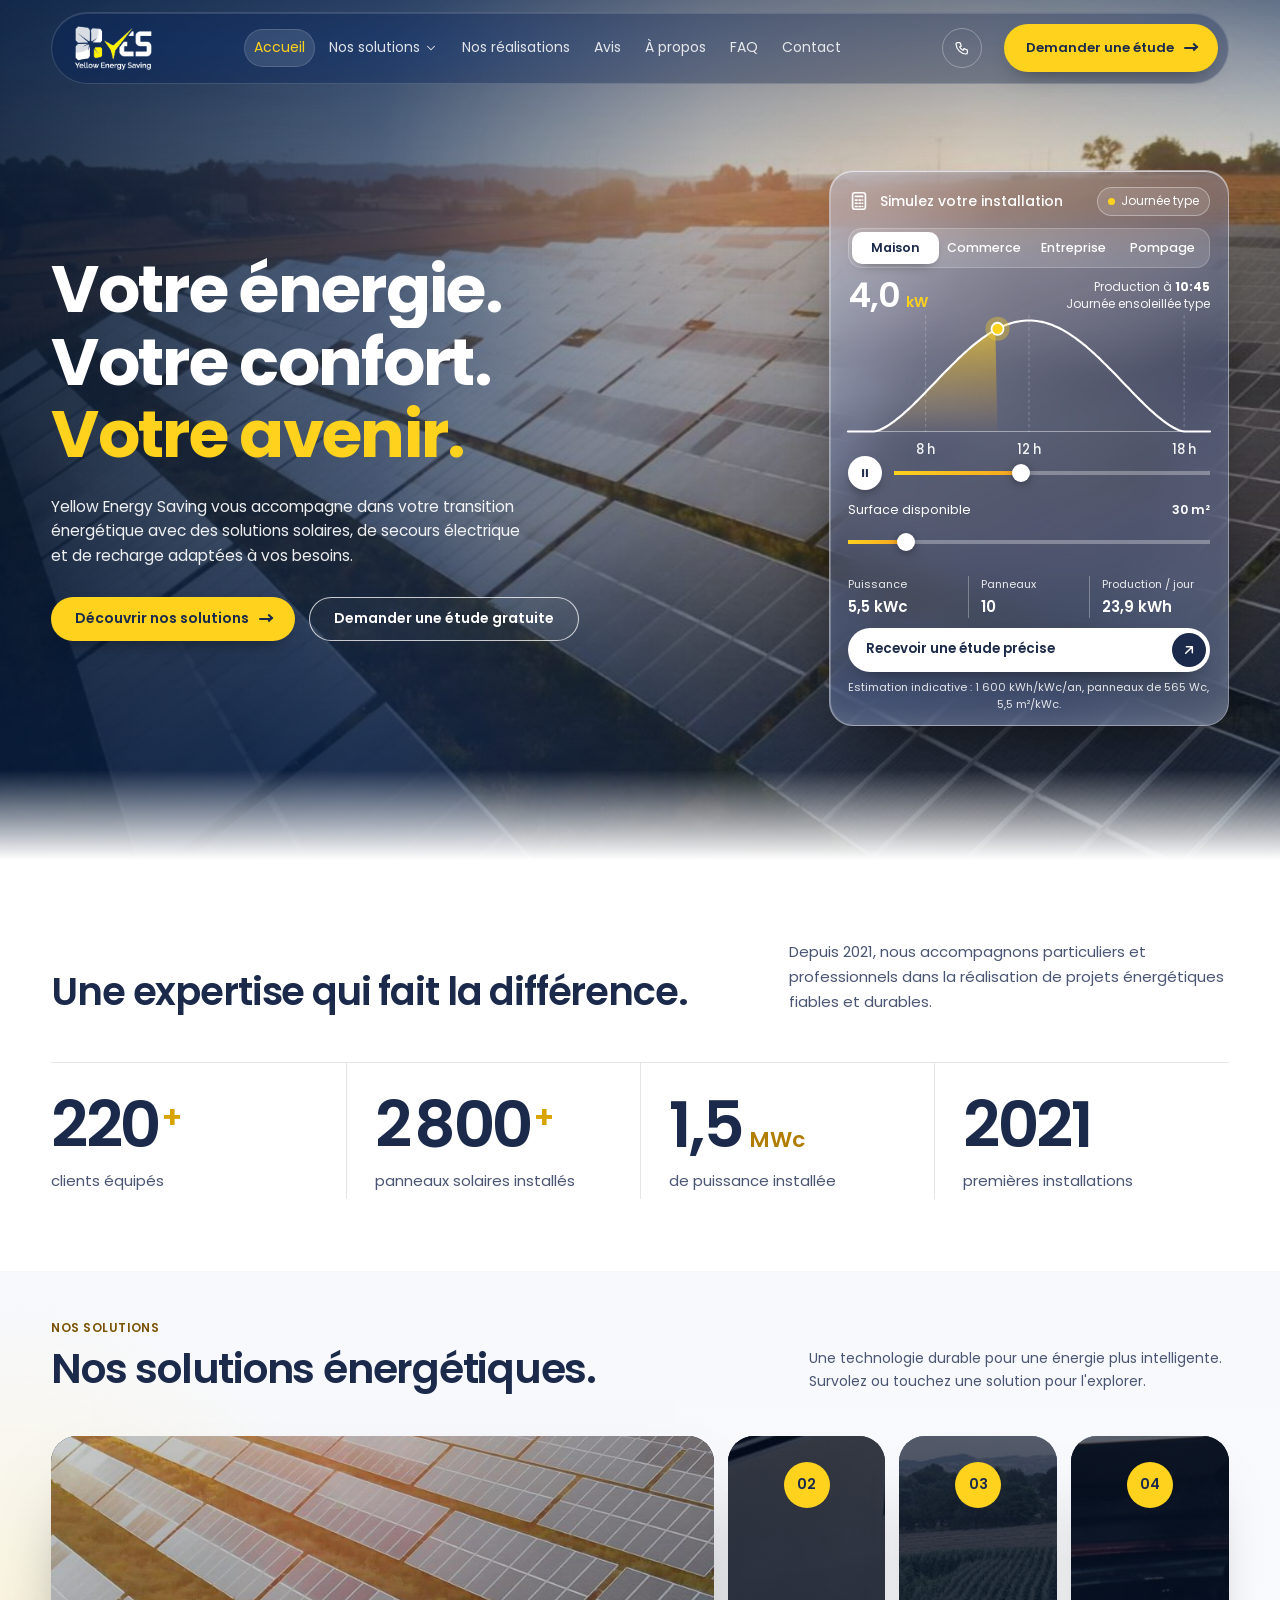
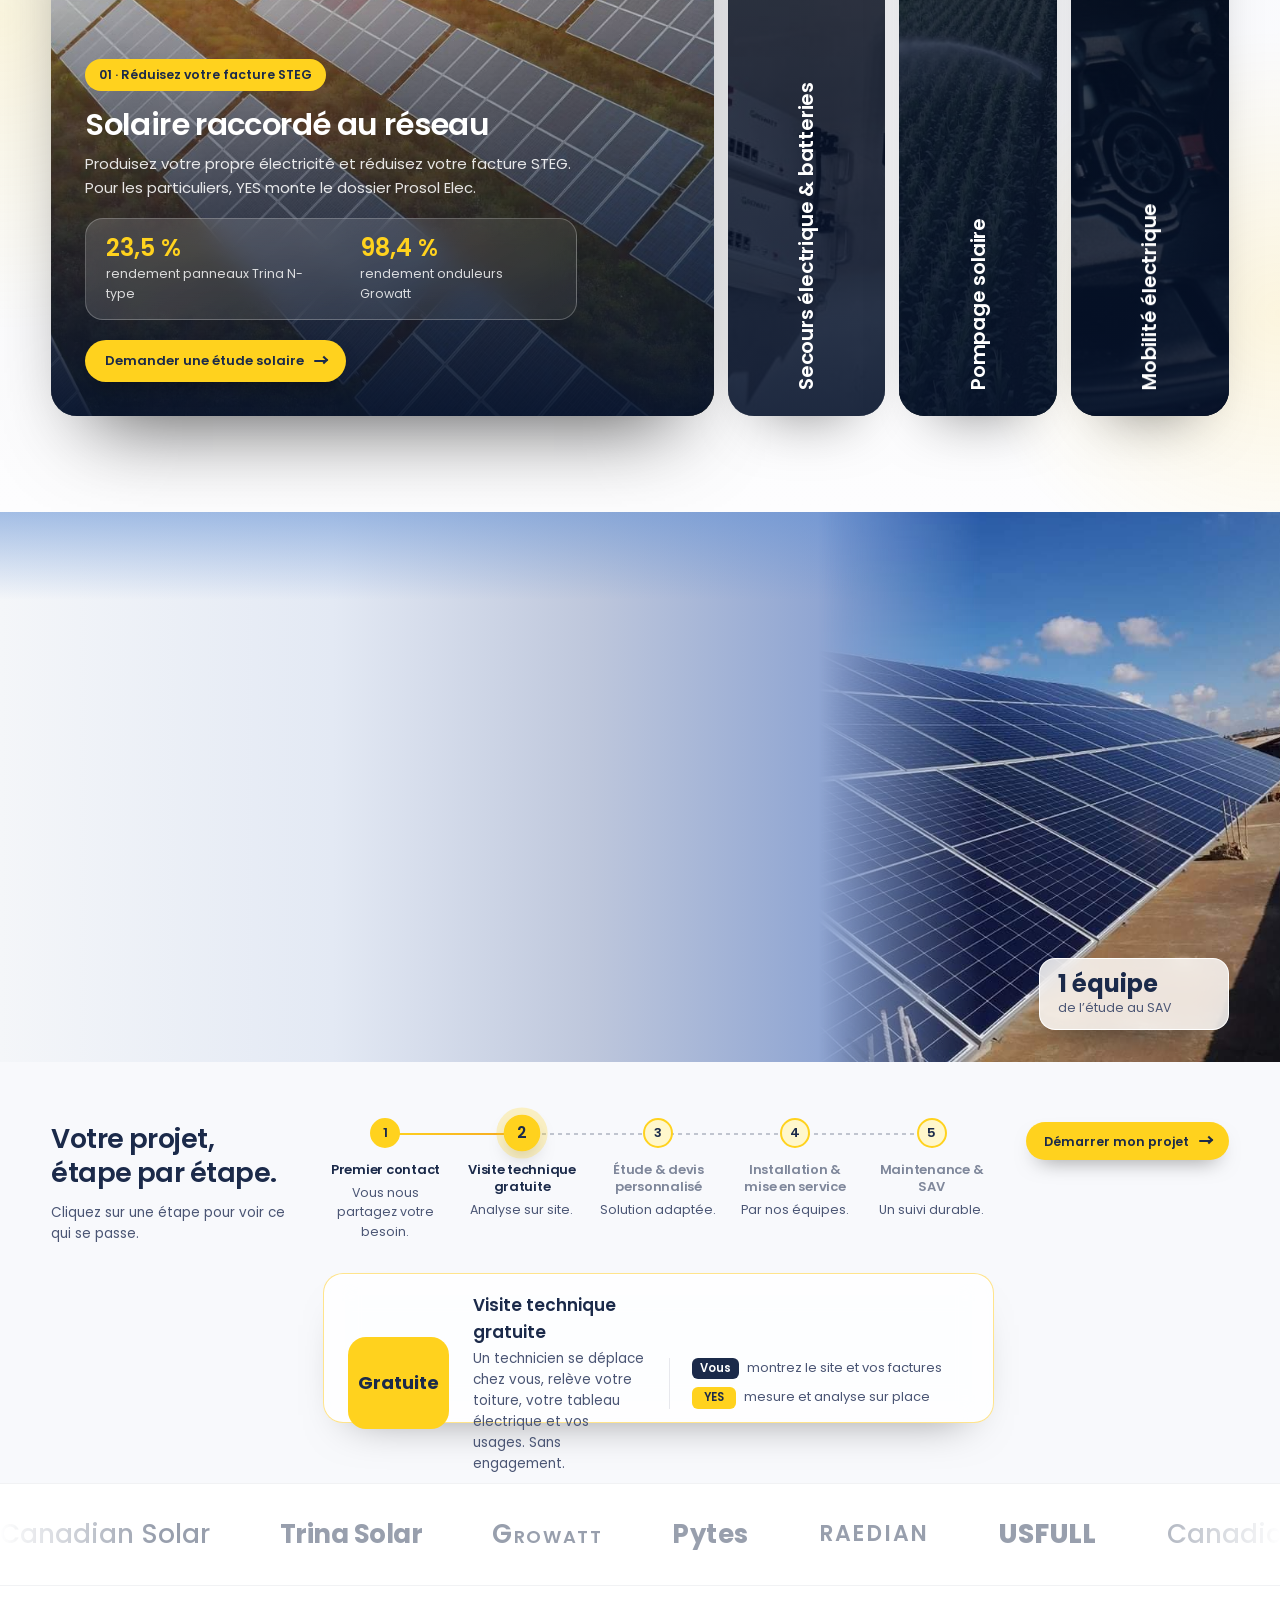
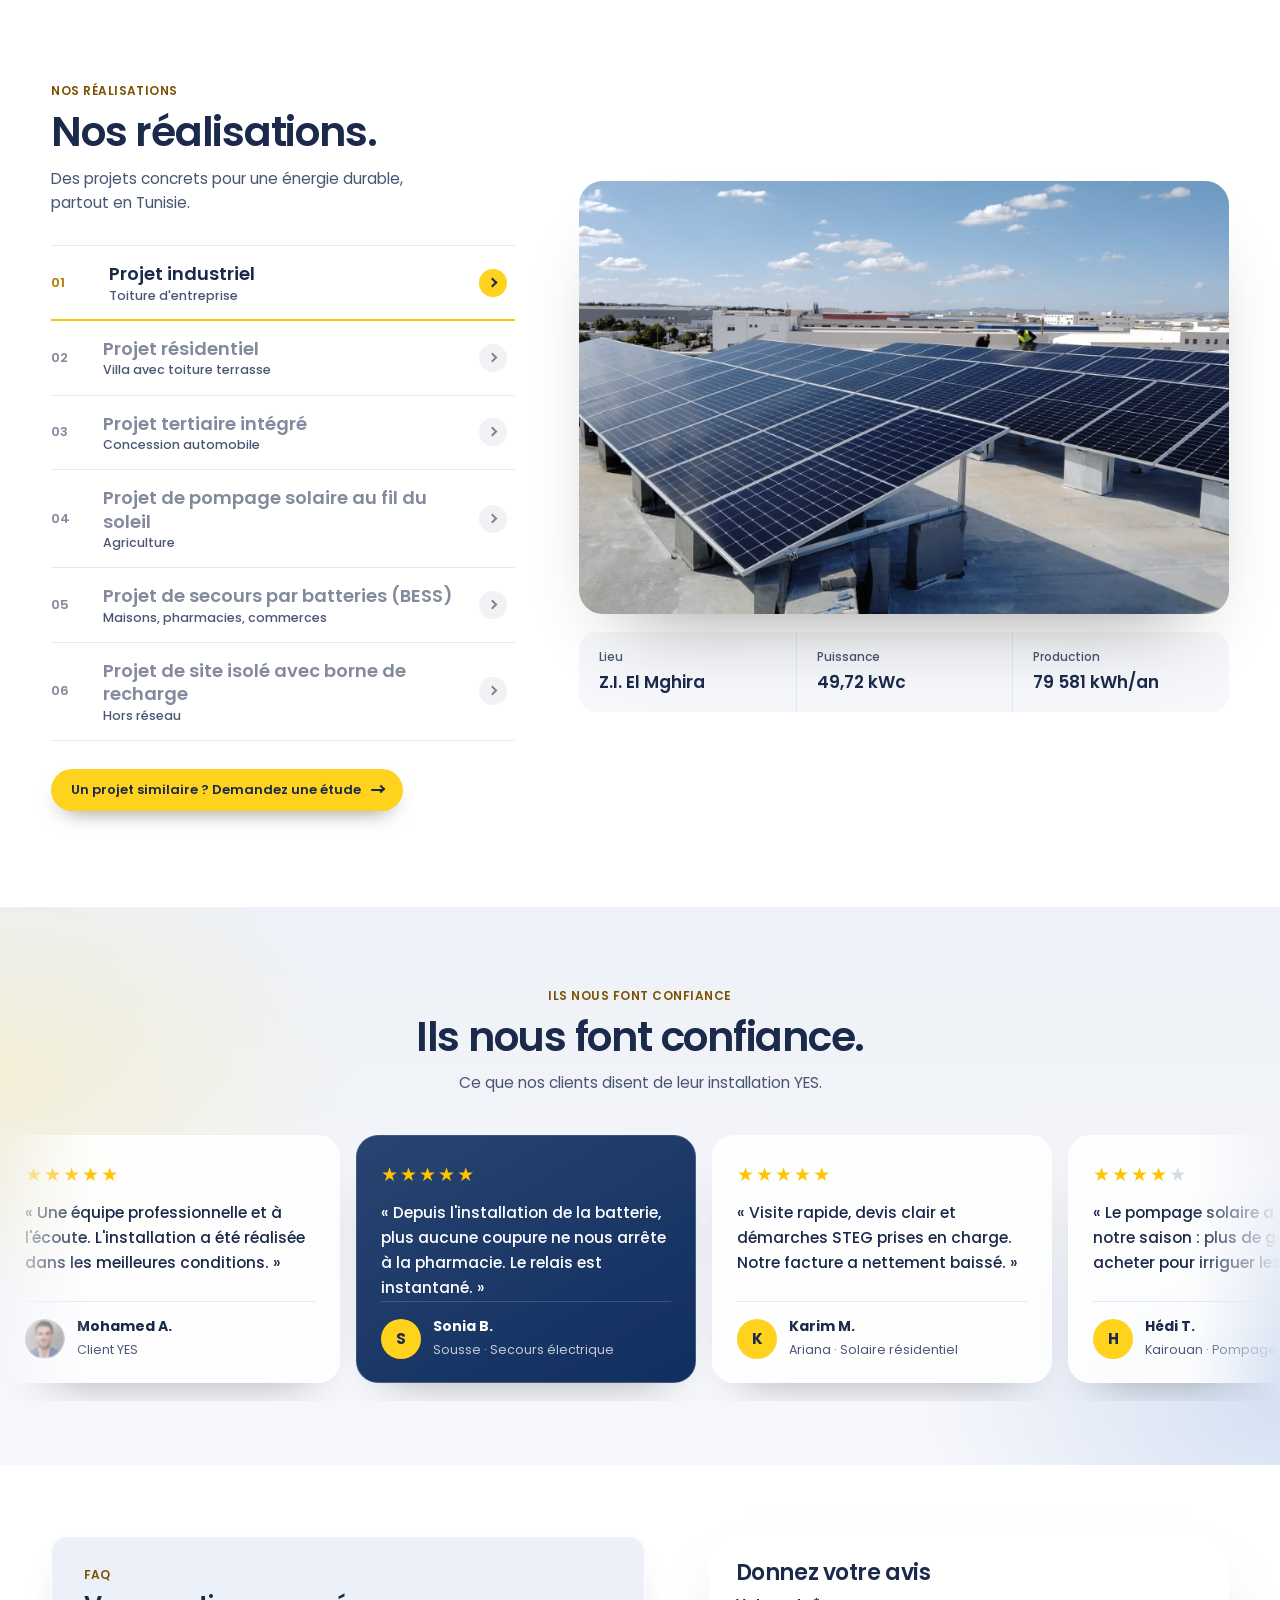
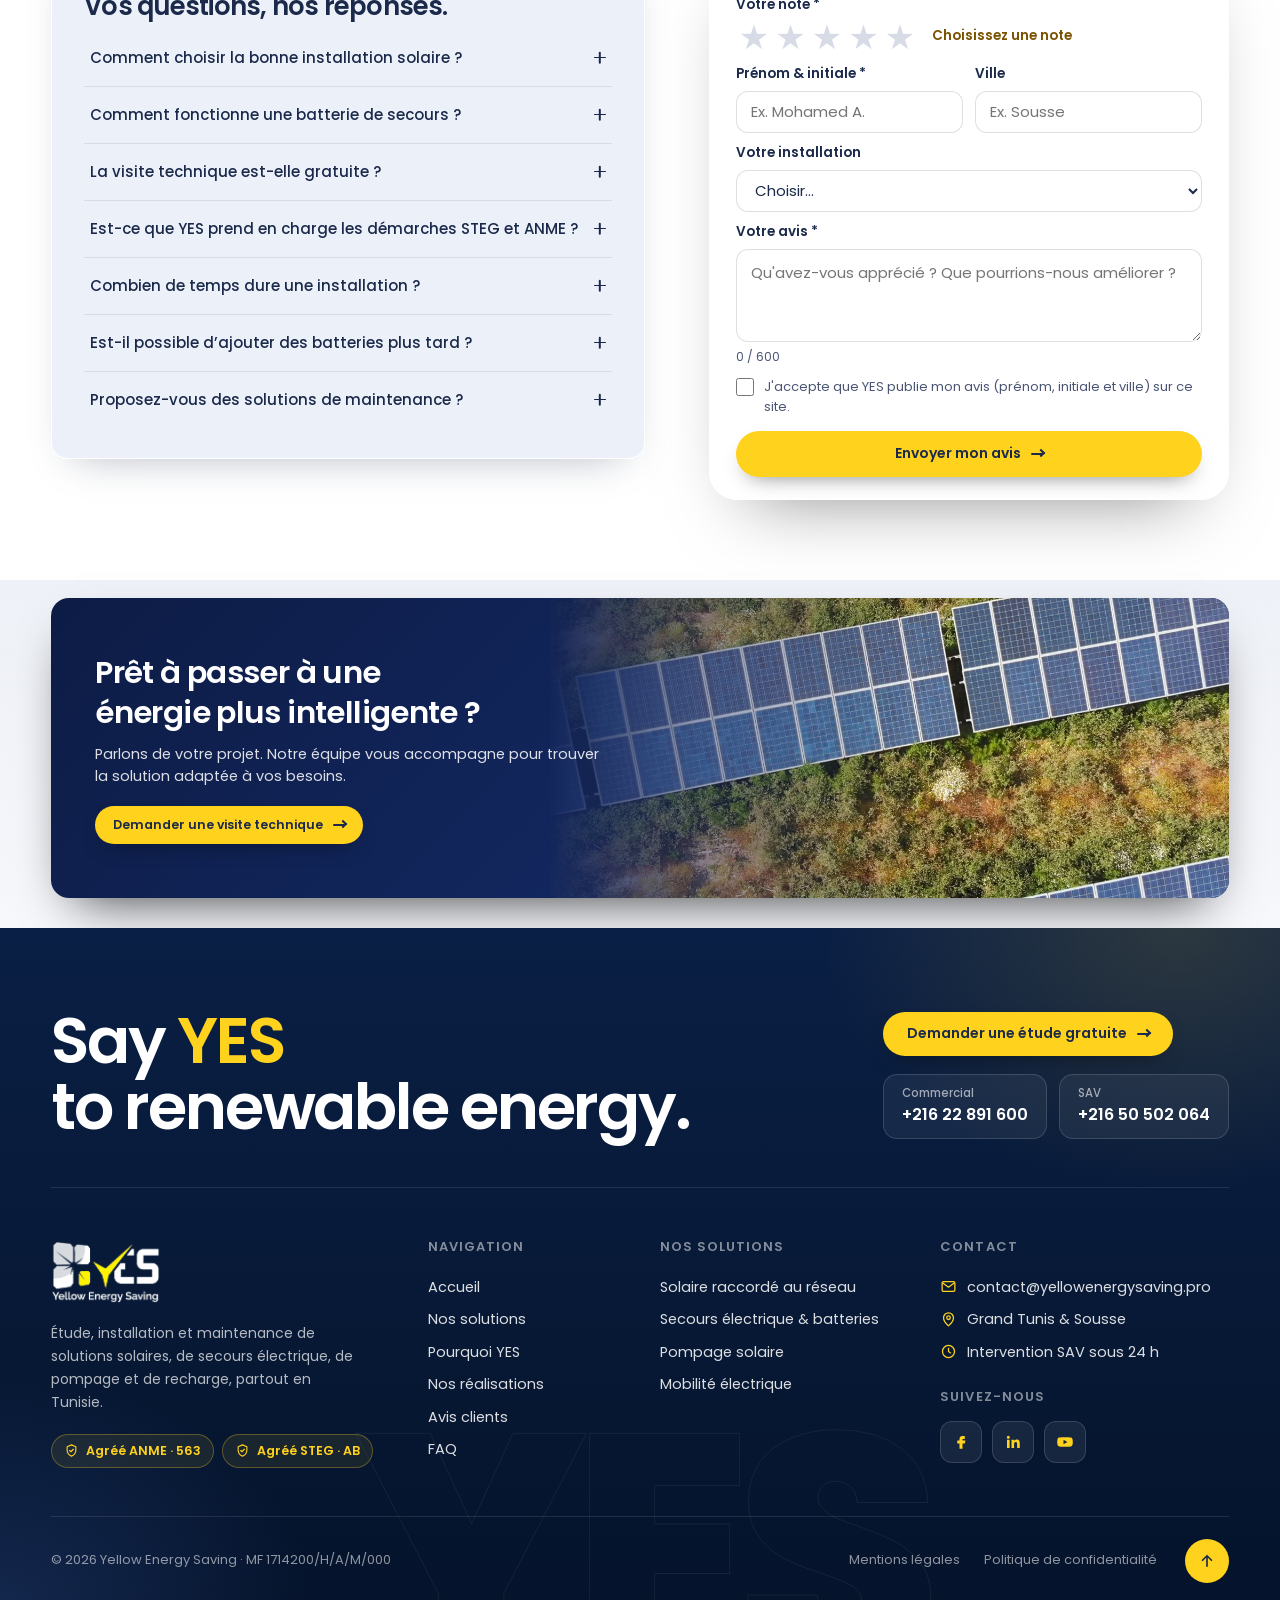
<file: index.html>
<!doctype html>
<html lang="fr">
<head>
  <meta charset="utf-8" />
  <meta name="viewport" content="width=device-width, initial-scale=1" />
  <title>YES – Yellow Energy Saving · Votre énergie. Votre confort. Votre avenir.</title>
  <meta name="description" content="Yellow Energy Saving vous accompagne dans votre transition énergétique avec des solutions solaires, de secours électrique et de recharge adaptées à vos besoins. Installateur agréé ANME & STEG." />
  <meta name="theme-color" content="#0f1d44" />
  <link rel="preconnect" href="https://fonts.googleapis.com" />
  <link rel="preconnect" href="https://fonts.gstatic.com" crossorigin />
  <link href="https://fonts.googleapis.com/css2?family=Poppins:ital,wght@0,400;0,500;0,600;0,700;1,400&display=swap" rel="stylesheet" />
  <link rel="icon" href="assets/img/logo-yes.png" />
  <link rel="stylesheet" href="assets/css/styles.css?v=4" />
  <script>document.documentElement.classList.add("js");</script>
</head>
<body>
  <a class="skip" href="#contenu">Aller au contenu</a>

  <!-- ================= En-tête premium ================= -->
  <header class="header phead" data-header>

    <div class="container">
      <div class="header__bar phead__bar">
        <a href="#accueil" class="logo" aria-label="YES – Yellow Energy Saving, accueil">
          <img class="logo__img" src="assets/img/logo-yes-blanc.png" alt="YES – Yellow Energy Saving" width="900" height="524" />
        </a>

        <nav class="nav" id="nav" aria-label="Navigation principale" data-nav>
          <span class="nav__pill" aria-hidden="true" data-nav-pill></span>
          <a href="#accueil" class="is-active">Accueil</a>
          <div class="nav__drop">
            <button type="button" class="nav__drop-btn" aria-expanded="false" aria-controls="menu-solutions">
              Nos solutions
              <svg viewBox="0 0 24 24" aria-hidden="true"><path d="m6 9 6 6 6-6" /></svg>
            </button>
            <div class="nav__menu mega" id="menu-solutions">
              <a href="#solutions" class="mega__item">
                <span class="mega__icon"><svg viewBox="0 0 24 24" aria-hidden="true"><path d="M3 4h18l-2 11H5z" /><path d="M4 9.5h16M9 4l-.7 11M15 4l.7 11M12 15v4m-4 0h8" /></svg></span>
                <span><strong>Solaire raccordé au réseau</strong><small>Réduisez votre facture STEG</small></span>
              </a>
              <a href="#solutions" class="mega__item">
                <span class="mega__icon"><svg viewBox="0 0 24 24" aria-hidden="true"><rect x="6" y="4" width="12" height="17" rx="2" /><path d="M10 2h4M12.5 8 10 13h4l-2.5 5" /></svg></span>
                <span><strong>Secours électrique &amp; batteries</strong><small>Restez alimenté pendant les coupures</small></span>
              </a>
              <a href="#solutions" class="mega__item">
                <span class="mega__icon"><svg viewBox="0 0 24 24" aria-hidden="true"><path d="M12 3.5s6 6.4 6 10.5a6 6 0 0 1-12 0c0-4.1 6-10.5 6-10.5z" /></svg></span>
                <span><strong>Pompage solaire</strong><small>Irriguez sans réseau ni gasoil</small></span>
              </a>
              <a href="#solutions" class="mega__item">
                <span class="mega__icon"><svg viewBox="0 0 24 24" aria-hidden="true"><path d="M9 3v5m6-5v5M7 8h10v3a5 5 0 0 1-10 0zm5 8v5" /></svg></span>
                <span><strong>Mobilité électrique</strong><small>Rechargez chez vous ou au bureau</small></span>
              </a>
            </div>
          </div>
          <a href="#realisations">Nos réalisations</a>
          <a href="#avis">Avis</a>
          <a href="#apropos">À propos</a>
          <a href="#faq">FAQ</a>
          <a href="#contact">Contact</a>
        </nav>

        <a href="tel:+21622891600" class="header__phone phead__phone" aria-label="Appeler le +216 22 891 600">
          <span class="phead__phone-ic"><svg viewBox="0 0 24 24" aria-hidden="true"><path d="M5 4h4l2 5-2.5 1.5a11 11 0 0 0 5 5L15 13l5 2v4a2 2 0 0 1-2 2A16 16 0 0 1 3 6a2 2 0 0 1 2-2z" /></svg></span>
          <span class="phead__phone-txt"><small>Commercial</small>+216 22 891 600</span>
        </a>
        <a href="#contact" class="btn btn--yellow btn--sm">Demander une étude <span class="arr" aria-hidden="true"></span></a>
        <button class="burger" type="button" aria-expanded="false" aria-controls="nav" aria-label="Ouvrir le menu" data-burger><span></span><span></span></button>
        <span class="phead__progress" aria-hidden="true" data-progress></span>
      </div>
    </div>
  </header>

  <main id="contenu">
    <!-- ================= Hero ================= -->
    <section class="hero" id="accueil">
      <!-- Vidéo du hero : survol de panneaux solaires à l'heure dorée (Mixkit, licence gratuite usage commercial : https://mixkit.co/license/#videoFree).
           Chargée seulement sur ordinateur, sans mouvement réduit ni économiseur de données ; sinon l'image fixe (poster) s'affiche. -->
      <div class="hero__bg" aria-hidden="true" data-hero-bg>
        <video class="hero__media" muted loop playsinline preload="none" poster="assets/img/hero-poster.jpg" data-src="assets/video/hero-solaire.mp4" data-hero-video></video>
      </div>
      <div class="hero__shade" aria-hidden="true"></div>
      <div class="hero__vignette" aria-hidden="true"></div>
      <button type="button" class="hero__pause" aria-label="Mettre la vidéo en pause" data-hero-pause hidden>
        <svg viewBox="0 0 24 24" aria-hidden="true" class="fill" data-ic-pause><rect x="7" y="5" width="3.5" height="14" rx="1" /><rect x="13.5" y="5" width="3.5" height="14" rx="1" /></svg>
        <svg viewBox="0 0 24 24" aria-hidden="true" class="fill" data-ic-play hidden><path d="M8 5v14l11-7z" /></svg>
      </button>
      <div class="container hero__inner">
        <div class="hero__copy">
        <h1 class="hero__title">
          <span class="line"><span>Votre énergie.</span></span>
          <span class="line"><span>Votre confort.</span></span>
          <span class="line line--yellow"><span>Votre avenir.</span></span>
        </h1>
        <p class="hero__lead">Yellow Energy Saving vous accompagne dans votre transition énergétique avec des solutions solaires, de secours électrique et de recharge adaptées à vos besoins.</p>
        <div class="hero__cta">
          <a href="#solutions" class="btn btn--yellow">Découvrir nos solutions <span class="arr" aria-hidden="true"></span></a>
          <a href="#contact" class="btn btn--outline">Demander une étude gratuite</a>
        </div>
        </div>

        <!-- Simulateur : estimation indicative, hypothèses affichées sous la carte -->
        <div class="sim-stage">
          <div class="sim" role="group" aria-labelledby="sim-title" data-sim>
            <div class="sim__head">
              <h2 id="sim-title">
                <svg viewBox="0 0 24 24" aria-hidden="true"><rect x="5" y="3" width="14" height="18" rx="2.5" /><path d="M8 7h8M8 11h2m2 0h2m2 0h0M8 14.5h2m2 0h2m2 0h0M8 18h2m2 0h2m2 0h0" /></svg>
                Simulez votre installation
              </h2>
              <span class="sim__live is-on" data-sim-live>Journée type</span>
            </div>

            <div class="sim__tabs" role="radiogroup" aria-label="Type de projet" data-sim-tabs></div>

            <div class="sim__now">
              <p class="sim__kw"><span data-sim-kw>3,7</span><small>kW</small></p>
              <p class="sim__time">Production à <strong data-sim-clock>10:15</strong><br />Journée ensoleillée type</p>
            </div>

            <svg class="sim__chart" viewBox="0 0 300 126" role="img" aria-label="Courbe de production solaire sur la journée" data-sim-chart></svg>

            <div class="sim__player">
              <button class="sim__play" type="button" aria-label="Mettre la journée en pause" data-sim-play>
                <svg viewBox="0 0 24 24" aria-hidden="true" class="fill" data-icon-pause><rect x="7" y="5" width="3.5" height="14" rx="1" /><rect x="13.5" y="5" width="3.5" height="14" rx="1" /></svg>
                <svg viewBox="0 0 24 24" aria-hidden="true" class="fill" data-icon-play hidden><path d="M8 5v14l11-7z" /></svg>
              </button>
              <input type="range" class="range" min="6" max="18" step="0.25" value="10.25" aria-label="Heure de la journée" data-sim-hour />
            </div>

            <div class="sim__area">
              <div class="sim__row"><label for="sim-area">Surface disponible</label><strong data-sim-area-out>30 m²</strong></div>
              <input id="sim-area" type="range" class="range" data-sim-area />
            </div>

            <dl class="sim__stats">
              <div><dt>Puissance</dt><dd data-sim-kwc>5,5 kWc</dd></div>
              <div><dt>Panneaux</dt><dd data-sim-modules>10</dd></div>
              <div><dt>Production / jour</dt><dd data-sim-daily>23,9 kWh</dd></div>
            </dl>

            <a href="#contact" class="sim__cta" data-sim-cta>
              Recevoir une étude précise
              <span class="sim__cta-dot"><svg viewBox="0 0 24 24" aria-hidden="true"><path d="M7 17 17 7M8 7h9v9" /></svg></span>
            </a>
            <p class="sim__note">Estimation indicative : 1 600 kWh/kWc/an, panneaux de 565 Wc, 5,5 m²/kWc.</p>
          </div>
        </div>
      </div>
    </section>

    <!-- ================= Chiffres (verre) ================= -->
    <!-- Chiffres issus du dossier entreprise (historique des ventes sept. 2021 – sept. 2026) : à confirmer avant publication. -->
    <section class="kfig" aria-labelledby="stats-title">
      <div class="container">
        <div class="kfig__head" data-reveal>
          <h2 id="stats-title">Une expertise qui fait la différence.</h2>
          <p>Depuis 2021, nous accompagnons particuliers et professionnels dans la réalisation de projets énergétiques fiables et durables.</p>
        </div>
        <dl class="kfig__row" data-reveal style="--d:1">
          <div class="kfig__item"><dt><span data-count="220">220</span><sup>+</sup></dt><dd>clients équipés</dd></div>
          <div class="kfig__item"><dt><span data-count="2800" data-group>2 800</span><sup>+</sup></dt><dd>panneaux solaires installés</dd></div>
          <div class="kfig__item"><dt><span data-count="1.5" data-decimals="1">1,5</span><small>MWc</small></dt><dd>de puissance installée</dd></div>
          <div class="kfig__item"><dt>2021</dt><dd>premières installations</dd></div>
        </dl>
      </div>
    </section>

    <!-- ================= Solutions : panneaux extensibles ================= -->
    <!-- Visuels : Mixkit (licence gratuite, usage commercial) + photo réelle YES pour le secours. -->
    <section class="solutions" id="solutions" aria-labelledby="sol-title">
      <div class="container">
        <header class="solutions__head" data-reveal>
          <div>
            <p class="kicker">Nos solutions</p>
            <h2 id="sol-title">Nos solutions énergétiques.</h2>
          </div>
          <p>Une technologie durable pour une énergie plus intelligente. Survolez ou touchez une solution pour l'explorer.</p>
        </header>

        <div class="panels" data-panels data-reveal style="--d:1">
          <article class="pan is-open" data-accent="#ffd21e">
            <img class="pan__img" src="assets/img/sol-solaire.jpg" alt="" width="1280" height="720" loading="lazy" decoding="async" />
            <button type="button" class="pan__trigger" aria-expanded="true" aria-controls="pan-1">
              <span class="pan__num">01</span>
              <span class="pan__vtitle">Solaire raccordé au réseau</span>
              <span class="sr-only">: afficher les détails</span>
            </button>
            <div class="pan__content" id="pan-1">
              <span class="pan__tag">01 · Réduisez votre facture STEG</span>
              <h3>Solaire raccordé au réseau</h3>
              <p>Produisez votre propre électricité et réduisez votre facture STEG. Pour les particuliers, YES monte le dossier Prosol Elec.</p>
              <dl class="pan__facts">
                <div><dt>23,5 %</dt><dd>rendement panneaux Trina N-type</dd></div>
                <div><dt>98,4 %</dt><dd>rendement onduleurs Growatt</dd></div>
              </dl>
              <a class="btn btn--yellow btn--sm" href="mailto:contact@yellowenergysaving.pro?subject=Demande%20d%27%C3%A9tude%20%E2%80%93%20Solaire%20raccord%C3%A9%20au%20r%C3%A9seau">Demander une étude solaire <span class="arr" aria-hidden="true"></span></a>
            </div>
          </article>

          <article class="pan">
            <img class="pan__img pan__img--top" src="assets/img/sol-secours.jpg" alt="" width="700" height="525" loading="lazy" decoding="async" />
            <button type="button" class="pan__trigger" aria-expanded="false" aria-controls="pan-2">
              <span class="pan__num">02</span>
              <span class="pan__vtitle">Secours électrique &amp; batteries</span>
              <span class="sr-only">: afficher les détails</span>
            </button>
            <div class="pan__content" id="pan-2">
              <span class="pan__tag">02 · Restez alimenté pendant les coupures</span>
              <h3>Secours électrique &amp; batteries</h3>
              <p>Gardez vos équipements essentiels alimentés, même pendant les coupures STEG. Silencieux, sans carburant, évolutif.</p>
              <dl class="pan__facts">
                <div><dt>&lt; 20 ms</dt><dd>pour prendre le relais</dd></div>
                <div><dt>10 ans</dt><dd>garantie batteries Pytes</dd></div>
              </dl>
              <a class="btn btn--yellow btn--sm" href="mailto:contact@yellowenergysaving.pro?subject=Demande%20d%27%C3%A9tude%20%E2%80%93%20Secours%20%C3%A9lectrique%20et%20batteries">Demander une étude de secours <span class="arr" aria-hidden="true"></span></a>
            </div>
          </article>

          <article class="pan">
            <img class="pan__img" src="assets/img/sol-pompage.jpg" alt="" width="1280" height="720" loading="lazy" decoding="async" />
            <button type="button" class="pan__trigger" aria-expanded="false" aria-controls="pan-3">
              <span class="pan__num">03</span>
              <span class="pan__vtitle">Pompage solaire</span>
              <span class="sr-only">: afficher les détails</span>
            </button>
            <div class="pan__content" id="pan-3">
              <span class="pan__tag">03 · Irriguez sans réseau ni gasoil</span>
              <h3>Pompage solaire</h3>
              <p>Exploitez l'énergie du soleil pour irriguer vos terres et alimenter vos installations en eau.</p>
              <dl class="pan__facts">
                <div><dt>20 CV</dt><dd>pompes jusqu'à</dd></div>
                <div><dt>0 L</dt><dd>de gasoil</dd></div>
              </dl>
              <a class="btn btn--yellow btn--sm" href="mailto:contact@yellowenergysaving.pro?subject=Demande%20d%27%C3%A9tude%20%E2%80%93%20Pompage%20solaire">Demander une étude de pompage <span class="arr" aria-hidden="true"></span></a>
            </div>
          </article>

          <article class="pan">
            <img class="pan__img" src="assets/img/sol-mobilite.jpg" alt="" width="1280" height="720" loading="lazy" decoding="async" />
            <button type="button" class="pan__trigger" aria-expanded="false" aria-controls="pan-4">
              <span class="pan__num">04</span>
              <span class="pan__vtitle">Mobilité électrique</span>
              <span class="sr-only">: afficher les détails</span>
            </button>
            <div class="pan__content" id="pan-4">
              <span class="pan__tag">04 · Rechargez chez vous ou au bureau</span>
              <h3>Mobilité électrique</h3>
              <p>Rechargez votre véhicule à domicile ou équipez votre parking professionnel. Bornes pilotées par application.</p>
              <dl class="pan__facts">
                <div><dt>1 642 DT</dt><dd>borne NORA, dès (HT, hors pose)</dd></div>
                <div><dt>3 ans</dt><dd>de garantie</dd></div>
              </dl>
              <a class="btn btn--yellow btn--sm" href="mailto:contact@yellowenergysaving.pro?subject=Demande%20d%27%C3%A9tude%20%E2%80%93%20Borne%20de%20recharge">Demander une étude de borne <span class="arr" aria-hidden="true"></span></a>
            </div>
          </article>
        </div>
      </div>
    </section>

    <!-- ================= Pourquoi ================= -->
    <section class="why" id="apropos" aria-labelledby="why-title">
      <div class="why__photo"><img src="assets/img/why-toiture.jpg" alt="" width="960" height="720" loading="lazy" />
        <p class="why__badge" aria-live="polite"><strong data-why-v>1 équipe</strong><span data-why-l>de l’étude au SAV</span></p>
      </div>
      <div class="container why__inner">
        <div class="why__intro" data-reveal>
          <p class="kicker">Pourquoi nous choisir ?</p>
          <h2 id="why-title">Pourquoi choisir<br />Yellow Energy Saving ?</h2>
          <p>Une approche complète et un accompagnement sur mesure pour une transition énergétique réussie.</p>
          <a href="#contact" class="btn btn--yellow btn--xs">En savoir plus <span class="arr" aria-hidden="true"></span></a>
        </div>
        <ul class="why__cards" data-why-cards>
          <li class="card glass-light" data-reveal style="--d:0" data-value="1 équipe" data-label="de l’étude au SAV">
            <button type="button" class="card__btn" aria-expanded="false">
              <span class="card__glow" aria-hidden="true"></span>
              <span class="card__icon"><svg viewBox="0 0 24 24" aria-hidden="true"><circle cx="9" cy="7" r="3" /><path d="M3 20a6 6 0 0 1 12 0M16 4.5a3 3 0 0 1 0 5.8M18 14a6 6 0 0 1 3 6" /></svg></span>
              <h3>Accompagnement complet</h3><p>De l'étude à la maintenance</p>
              <span class="card__more">Étude, démarches STEG et ANME, pose et SAV par la même équipe.</span>
            </button>
          </li>
          <li class="card glass-light" data-reveal style="--d:1" data-value="Gratuite" data-label="visite technique sur site">
            <button type="button" class="card__btn" aria-expanded="false">
              <span class="card__glow" aria-hidden="true"></span>
              <span class="card__icon"><svg viewBox="0 0 24 24" aria-hidden="true"><rect x="3" y="3" width="18" height="18" rx="3" /><path d="M7 16V12m5 4V8m5 8v-6" /></svg></span>
              <h3>Solutions sur mesure</h3><p>Selon votre consommation</p>
              <span class="card__more">Dimensionné sur vos factures STEG et vos usages réels.</span>
            </button>
          </li>
          <li class="card glass-light" data-reveal style="--d:2" data-value="TÜV" data-label="matériel certifié">
            <button type="button" class="card__btn" aria-expanded="false">
              <span class="card__glow" aria-hidden="true"></span>
              <span class="card__icon"><svg viewBox="0 0 24 24" aria-hidden="true"><circle cx="12" cy="9" r="6" /><path d="m9.5 9 1.8 1.8L15 7.3M8.5 14.5 7 21l5-2.5 5 2.5-1.5-6.5" /></svg></span>
              <h3>Équipements certifiés</h3><p>Des marques reconnues</p>
              <span class="card__more">Canadian Solar, Trina, Growatt, Pytes, RAEDIAN.</span>
            </button>
          </li>
          <li class="card glass-light" data-reveal style="--d:3" data-value="ANME &amp; STEG" data-label="installateur agréé">
            <button type="button" class="card__btn" aria-expanded="false">
              <span class="card__glow" aria-hidden="true"></span>
              <span class="card__icon"><svg viewBox="0 0 24 24" aria-hidden="true"><path d="M12 21s-7-6.2-7-11.5a7 7 0 0 1 14 0C19 14.8 12 21 12 21z" /><circle cx="12" cy="9.5" r="2.5" /></svg></span>
              <h3>Expertise locale</h3><p>Une équipe en Tunisie</p>
              <span class="card__more">Grand Tunis, Sousse et toute la Tunisie.</span>
            </button>
          </li>
          <li class="card glass-light" data-reveal style="--d:4" data-value="24 h" data-label="pour intervenir en cas de panne">
            <button type="button" class="card__btn" aria-expanded="false">
              <span class="card__glow" aria-hidden="true"></span>
              <span class="card__icon"><svg viewBox="0 0 24 24" aria-hidden="true"><path d="M4 14v-2a8 8 0 0 1 16 0v2" /><rect x="3.5" y="13" width="4" height="6" rx="1.5" /><rect x="16.5" y="13" width="4" height="6" rx="1.5" /></svg></span>
              <h3>SAV réactif</h3><p>Un suivi de proximité</p>
              <span class="card__more">2 visites préventives par an et suivi à distance.</span>
            </button>
          </li>
          <li class="card glass-light" data-reveal style="--d:5" data-value="Évolutif" data-label="commencez petit, complétez plus tard">
            <button type="button" class="card__btn" aria-expanded="false">
              <span class="card__glow" aria-hidden="true"></span>
              <span class="card__icon"><svg viewBox="0 0 24 24" aria-hidden="true"><path d="M12 21v-9M12 12c0-4 3-7 7-7 0 4-3 7-7 7zM12 15c0-3-2.5-5.5-6-5.5 0 3 2.5 5.5 6 5.5z" /></svg></span>
              <h3>Installations évolutives</h3><p>Des solutions durables</p>
              <span class="card__more">Ajoutez batteries, panneaux ou borne plus tard.</span>
            </button>
          </li>
        </ul>
      </div>
    </section>

    <!-- ================= Étapes : parcours interactif ================= -->
    <section class="steps steps--live" aria-labelledby="steps-title">
      <div class="container steps__inner">
        <div class="steps__intro" data-reveal>
          <h2 id="steps-title">Votre projet,<br />étape par étape.</h2>
          <p class="steps__hint">Cliquez sur une étape pour voir ce qui se passe.</p>
        </div>

        <div class="journey" data-journey>
          <div class="journey__rail">
            <div class="steps__line" aria-hidden="true"><span data-journey-fill></span></div>
            <div class="journey__runner" aria-hidden="true" data-journey-runner></div>
            <ol class="steps__list" role="tablist" aria-label="Étapes de votre projet">
              <li><button type="button" role="tab" id="jt-1" aria-controls="jp-1" aria-selected="true"><span class="num">1</span><h3>Premier contact</h3><p>Vous nous partagez votre besoin.</p></button></li>
              <li><button type="button" role="tab" id="jt-2" aria-controls="jp-2" aria-selected="false" tabindex="-1"><span class="num">2</span><h3>Visite technique gratuite</h3><p>Analyse sur site.</p></button></li>
              <li><button type="button" role="tab" id="jt-3" aria-controls="jp-3" aria-selected="false" tabindex="-1"><span class="num">3</span><h3>Étude &amp; devis personnalisé</h3><p>Solution adaptée.</p></button></li>
              <li><button type="button" role="tab" id="jt-4" aria-controls="jp-4" aria-selected="false" tabindex="-1"><span class="num">4</span><h3>Installation &amp; mise en service</h3><p>Par nos équipes.</p></button></li>
              <li><button type="button" role="tab" id="jt-5" aria-controls="jp-5" aria-selected="false" tabindex="-1"><span class="num">5</span><h3>Maintenance &amp; SAV</h3><p>Un suivi durable.</p></button></li>
            </ol>
          </div>

          <div class="journey__panels">
            <div class="jpanel is-active" role="tabpanel" id="jp-1" aria-labelledby="jt-1">
              <span class="jpanel__badge">Aujourd'hui</span>
              <div class="jpanel__text"><h4>Premier contact</h4><p>Par téléphone, WhatsApp ou e-mail : vous nous décrivez votre besoin, vos coupures ou votre facture STEG. Un conseiller vous rappelle pour organiser la visite.</p></div>
              <ul class="jpanel__who"><li><strong>Vous</strong>décrivez votre projet</li><li><strong>YES</strong>vous rappelle et planifie la visite</li></ul>
            </div>
            <div class="jpanel" role="tabpanel" id="jp-2" aria-labelledby="jt-2" hidden>
              <span class="jpanel__badge">Gratuite</span>
              <div class="jpanel__text"><h4>Visite technique gratuite</h4><p>Un technicien se déplace chez vous, relève votre toiture, votre tableau électrique et vos usages. Sans engagement.</p></div>
              <ul class="jpanel__who"><li><strong>Vous</strong>montrez le site et vos factures</li><li><strong>YES</strong>mesure et analyse sur place</li></ul>
            </div>
            <div class="jpanel" role="tabpanel" id="jp-3" aria-labelledby="jt-3" hidden>
              <span class="jpanel__badge">Sur mesure</span>
              <div class="jpanel__text"><h4>Étude &amp; devis personnalisé</h4><p>Une solution calculée sur votre consommation réelle. YES prend en charge les démarches STEG et ANME, et le dossier Prosol Elec pour les particuliers.</p></div>
              <ul class="jpanel__who"><li><strong>Vous</strong>validez le devis</li><li><strong>YES</strong>gère toutes les démarches</li></ul>
            </div>
            <div class="jpanel" role="tabpanel" id="jp-4" aria-labelledby="jt-4" hidden>
              <span class="jpanel__badge">72 h</span>
              <div class="jpanel__text"><h4>Installation &amp; mise en service</h4><p>Nos équipes posent et mettent en service votre système en 72 h pour une installation standard. Les projets d'entreprise suivent un planning détaillé.</p></div>
              <ul class="jpanel__who"><li><strong>Vous</strong>profitez de votre énergie</li><li><strong>YES</strong>installe, teste et vous explique tout</li></ul>
            </div>
            <div class="jpanel" role="tabpanel" id="jp-5" aria-labelledby="jt-5" hidden>
              <span class="jpanel__badge">24 h</span>
              <div class="jpanel__text"><h4>Maintenance &amp; SAV</h4><p>Deux visites de maintenance préventive par an, suivi à distance de votre installation et intervention sous 24 h en cas de panne.</p></div>
              <ul class="jpanel__who"><li><strong>Vous</strong>appelez le SAV au +216 50 502 064</li><li><strong>YES</strong>intervient sous 24 h</li></ul>
            </div>
          </div>
        </div>

        <a href="#contact" class="btn btn--yellow btn--xs steps__btn">Démarrer mon projet <span class="arr" aria-hidden="true"></span></a>
      </div>
    </section>

    <!-- ================= Partenaires : bande défilante ================= -->
    <section class="pband" aria-label="Nos partenaires">
      <div class="pband__strip">
        <!-- À REMPLACER : logos officiels des marques (fichiers SVG des fabricants). Noms en texte en attendant. -->
        <ul class="pband__track" aria-label="Marques partenaires">
          <li class="brand b-cs">Canadian Solar</li>
          <li class="brand b-tr">Trina Solar</li>
          <li class="brand b-gw">Growatt</li>
          <li class="brand b-py">Pytes</li>
          <li class="brand b-ra">RAEDIAN</li>
          <li class="brand b-us">USFULL</li>
          <li class="brand b-cs" aria-hidden="true">Canadian Solar</li>
          <li class="brand b-tr" aria-hidden="true">Trina Solar</li>
          <li class="brand b-gw" aria-hidden="true">Growatt</li>
          <li class="brand b-py" aria-hidden="true">Pytes</li>
          <li class="brand b-ra" aria-hidden="true">RAEDIAN</li>
          <li class="brand b-us" aria-hidden="true">USFULL</li>
        </ul>
        <ul class="pband__track" aria-hidden="true">
          <li class="brand b-cs" aria-hidden="true">Canadian Solar</li>
          <li class="brand b-tr" aria-hidden="true">Trina Solar</li>
          <li class="brand b-gw" aria-hidden="true">Growatt</li>
          <li class="brand b-py" aria-hidden="true">Pytes</li>
          <li class="brand b-ra" aria-hidden="true">RAEDIAN</li>
          <li class="brand b-us" aria-hidden="true">USFULL</li>
          <li class="brand b-cs" aria-hidden="true">Canadian Solar</li>
          <li class="brand b-tr" aria-hidden="true">Trina Solar</li>
          <li class="brand b-gw" aria-hidden="true">Growatt</li>
          <li class="brand b-py" aria-hidden="true">Pytes</li>
          <li class="brand b-ra" aria-hidden="true">RAEDIAN</li>
          <li class="brand b-us" aria-hidden="true">USFULL</li>
        </ul>
      </div>
    </section>

    <!-- ================= Réalisations : vitrine photo + liste de projets ================= -->
    <!-- Photos réelles de chantiers YES ; données issues du dossier entreprise et de l'offre technico-économique. -->
    <section class="showcase" id="realisations" aria-labelledby="work-title">
      <div class="container showcase__grid">
        <div class="showcase__side">
          <p class="kicker">Nos réalisations</p>
          <h2 id="work-title">Nos réalisations.</h2>
          <p class="showcase__lead">Des projets concrets pour une énergie durable, partout en Tunisie.</p>

          <ol class="plist" role="tablist" aria-label="Choisir une réalisation" data-plist>
            <li><button type="button" role="tab" aria-selected="true" aria-controls="showcase-view"
              data-img="assets/img/real-industrie.png" data-alt="Toiture industrielle couverte de 88 modules bifaciaux"
              data-facts="Lieu|Z.I. El Mghira;;Puissance|49,72 kWc;;Production|79 581 kWh/an">
              <span class="plist__num">01</span><span class="plist__name">Projet industriel<small>Toiture d'entreprise</small></span><span class="plist__arrow" aria-hidden="true"></span>
            </button></li>
            <li><button type="button" role="tab" aria-selected="false" tabindex="-1" aria-controls="showcase-view"
              data-img="assets/img/real-villa.jpg" data-alt="Panneaux solaires posés par YES sur la terrasse d'une villa"
              data-facts="Type|Toiture terrasse;;Client|Particulier;;Secteur|Résidentiel">
              <span class="plist__num">02</span><span class="plist__name">Projet résidentiel<small>Villa avec toiture terrasse</small></span><span class="plist__arrow" aria-hidden="true"></span>
            </button></li>
            <li><button type="button" role="tab" aria-selected="false" tabindex="-1" aria-controls="showcase-view"
              data-img="assets/img/real-concession.png" data-alt="Toiture d'une concession automobile équipée de panneaux solaires"
              data-facts="Lieu|Z.I. Mghira;;Puissance|35,52 kWc;;Production|53 635 kWh/an">
              <span class="plist__num">03</span><span class="plist__name">Projet tertiaire intégré<small>Concession automobile</small></span><span class="plist__arrow" aria-hidden="true"></span>
            </button></li>
            <li><button type="button" role="tab" aria-selected="false" tabindex="-1" aria-controls="showcase-view"
              data-img="assets/img/real-pompage.jpg" data-alt="Panneaux solaires posés au sol au milieu des oliviers"
              data-facts="Usage|Irrigation;;Pompes|Jusqu'à 20 CV;;Énergie|Soleil">
              <span class="plist__num">04</span><span class="plist__name">Projet de pompage solaire au fil du soleil<small>Agriculture</small></span><span class="plist__arrow" aria-hidden="true"></span>
            </button></li>
            <li><button type="button" role="tab" aria-selected="false" tabindex="-1" aria-controls="showcase-view"
              data-img="assets/img/real-secours.jpg" data-alt="Batteries lithium et onduleur installés au mur pour le secours électrique"
              data-facts="Bascule|Moins de 20 ms;;Batteries|Lithium;;Usage|Coupures STEG">
              <span class="plist__num">05</span><span class="plist__name">Projet de secours par batteries (BESS)<small>Maisons, pharmacies, commerces</small></span><span class="plist__arrow" aria-hidden="true"></span>
            </button></li>
            <li><button type="button" role="tab" aria-selected="false" tabindex="-1" aria-controls="showcase-view"
              data-img="assets/img/real-borne.jpg" data-alt="Bornes de recharge murales pour voitures électriques sur un parking"
              data-facts="Site|Non raccordé;;Alimentation|Batteries;;Recharge|Bornes RAEDIAN">
              <span class="plist__num">06</span><span class="plist__name">Projet de site isolé avec borne de recharge<small>Hors réseau</small></span><span class="plist__arrow" aria-hidden="true"></span>
            </button></li>
          </ol>

          <a href="#contact" class="btn btn--yellow btn--sm showcase__cta">Un projet similaire ? Demandez une étude <span class="arr" aria-hidden="true"></span></a>
        </div>

        <div class="showcase__view" id="showcase-view" role="tabpanel" aria-live="polite">
          <figure class="showcase__frame">
            <img class="showcase__img is-on" src="assets/img/real-industrie.png" alt="Toiture industrielle couverte de 88 modules bifaciaux" width="865" height="525" loading="lazy" decoding="async" />
          </figure>
          <dl class="showcase__facts" data-facts></dl>
        </div>
      </div>
    </section>

    <!-- ================= Avis clients ================= -->
    <section class="voices2 voices2--band" id="avis" aria-labelledby="voices-title">
      <div class="container">
        <div class="voices2__show" data-reveal>
          <p class="kicker">Ils nous font confiance</p>
          <h2 id="voices-title">Ils nous font confiance.</h2>
          <p class="voices2__lead">Ce que nos clients disent de leur installation YES.</p>

          <!-- ⚠ AVIS D'EXEMPLE (maquette / démonstration) : À REMPLACER par de vrais avis clients, publiés avec leur accord, AVANT la mise en ligne.
               Pour ajouter ou modifier un avis : éditer un bloc <li class="rv">. La boucle se crée automatiquement (copie faite par le script). -->
          <div class="rvm" data-rvm aria-roledescription="carrousel" aria-label="Avis de nos clients">
            <ul class="rvm__track" data-rvm-track>
              <li class="rv">
                <div class="rv__stars" aria-label="5 étoiles sur 5">★★★★★</div>
                <blockquote>« Une équipe professionnelle et à l'écoute. L'installation a été réalisée dans les meilleures conditions. »</blockquote>
                <p class="rv__who"><img src="assets/img/avatar.jpg" alt="" width="40" height="40" /><span><strong>Mohamed A.</strong><small>Client YES</small></span></p>
              </li>
              <li class="rv rv--dark">
                <div class="rv__stars" aria-label="5 étoiles sur 5">★★★★★</div>
                <blockquote>« Depuis l'installation de la batterie, plus aucune coupure ne nous arrête à la pharmacie. Le relais est instantané. »</blockquote>
                <p class="rv__who"><span class="rv__ini" aria-hidden="true">S</span><span><strong>Sonia B.</strong><small>Sousse · Secours électrique</small></span></p>
              </li>
              <li class="rv">
                <div class="rv__stars" aria-label="5 étoiles sur 5">★★★★★</div>
                <blockquote>« Visite rapide, devis clair et démarches STEG prises en charge. Notre facture a nettement baissé. »</blockquote>
                <p class="rv__who"><span class="rv__ini" aria-hidden="true">K</span><span><strong>Karim M.</strong><small>Ariana · Solaire résidentiel</small></span></p>
              </li>
              <li class="rv">
                <div class="rv__stars" aria-label="4 étoiles sur 5">★★★★<span class="rv__off">★</span></div>
                <blockquote>« Le pompage solaire a changé notre saison : plus de gasoil à acheter pour irriguer les oliviers. »</blockquote>
                <p class="rv__who"><span class="rv__ini" aria-hidden="true">H</span><span><strong>Hédi T.</strong><small>Kairouan · Pompage solaire</small></span></p>
              </li>
              <li class="rv rv--dark">
                <div class="rv__stars" aria-label="5 étoiles sur 5">★★★★★</div>
                <blockquote>« Borne installée en une journée, pilotée depuis le téléphone. Équipe sérieuse et ponctuelle. »</blockquote>
                <p class="rv__who"><span class="rv__ini" aria-hidden="true">Y</span><span><strong>Yassine R.</strong><small>Tunis · Borne de recharge</small></span></p>
              </li>
              <li class="rv">
                <div class="rv__stars" aria-label="5 étoiles sur 5">★★★★★</div>
                <blockquote>« SAV réactif : un technicien est passé le lendemain de notre appel. On se sent suivis. »</blockquote>
                <p class="rv__who"><span class="rv__ini" aria-hidden="true">L</span><span><strong>Leila K.</strong><small>Monastir · Solaire &amp; batteries</small></span></p>
              </li>
            </ul>
          </div>
        </div>
      </div>
    </section>

    <!-- ================= FAQ + Donnez votre avis ================= -->
    <section class="voices2 voices2--split" aria-label="Questions fréquentes et avis">
      <div class="container faqform">
        <div class="faq glass-light faq--inline" id="faq">
          <p class="kicker kicker--sm">FAQ</p>
          <h2>Vos questions, nos réponses.</h2>
          <div class="faq__list" data-faq>
            <div class="qa">
              <h3><button type="button" aria-expanded="false" aria-controls="qa1">Comment choisir la bonne installation solaire ?<span class="qa__plus" aria-hidden="true"></span></button></h3>
              <div class="qa__panel" id="qa1"><div><p>Tout part de votre consommation réelle et de la surface disponible. Lors de la visite technique gratuite, nous relevons votre toiture et vos usages, puis nous dimensionnons l'installation à partir de vos factures STEG.</p></div></div>
            </div>
            <div class="qa">
              <h3><button type="button" aria-expanded="false" aria-controls="qa2">Comment fonctionne une batterie de secours ?<span class="qa__plus" aria-hidden="true"></span></button></h3>
              <div class="qa__panel" id="qa2"><div><p>Batterie lithium et onduleur restent branchés en permanence : en cas de coupure STEG, ils prennent le relais en moins de 20 millisecondes, sans que vos appareils s'en aperçoivent.</p></div></div>
            </div>
            <div class="qa">
              <h3><button type="button" aria-expanded="false" aria-controls="qa3">La visite technique est-elle gratuite ?<span class="qa__plus" aria-hidden="true"></span></button></h3>
              <div class="qa__panel" id="qa3"><div><p>Oui, et sans engagement. Un technicien se déplace chez vous, puis nous vous envoyons une étude et un devis adaptés à votre consommation.</p></div></div>
            </div>
            <div class="qa">
              <h3><button type="button" aria-expanded="false" aria-controls="qa4">Est-ce que YES prend en charge les démarches STEG et ANME ?<span class="qa__plus" aria-hidden="true"></span></button></h3>
              <div class="qa__panel" id="qa4"><div><p>Oui. Installateur agréé ANME (code 563) et STEG (code AB), YES s’occupe des démarches de raccordement, et du dossier Prosol Elec pour les particuliers.</p></div></div>
            </div>
            <div class="qa">
              <h3><button type="button" aria-expanded="false" aria-controls="qa5">Combien de temps dure une installation ?<span class="qa__plus" aria-hidden="true"></span></button></h3>
              <div class="qa__panel" id="qa5"><div><p>72 heures pour une installation standard, mise en service comprise. Les projets d’entreprise suivent un planning détaillé établi avec vous.</p></div></div>
            </div>
            <div class="qa">
              <h3><button type="button" aria-expanded="false" aria-controls="qa6">Est-il possible d’ajouter des batteries plus tard ?<span class="qa__plus" aria-hidden="true"></span></button></h3>
              <div class="qa__panel" id="qa6"><div><p>Oui. Nos installations sont évolutives : vous pouvez commencer avec l’essentiel, puis ajouter des batteries, des panneaux ou une borne de recharge.</p></div></div>
            </div>
            <div class="qa">
              <h3><button type="button" aria-expanded="false" aria-controls="qa7">Proposez-vous des solutions de maintenance ?<span class="qa__plus" aria-hidden="true"></span></button></h3>
              <div class="qa__panel" id="qa7"><div><p>Oui : deux visites de maintenance préventive par an, un suivi à distance de votre installation et une intervention sous 24 h en cas de panne. SAV : +216 50 502 064.</p></div></div>
            </div>
          </div>
        </div>

        <div class="vform-shell" data-reveal style="--d:1">
          <form class="vform" novalidate data-vform>
            <div class="vform__left">
              <h3>Donnez votre avis</h3>
              <p class="vform__sub">Vous êtes client YES ? Votre retour nous aide à progresser et guide les prochains clients.</p>
              <fieldset class="rating">
              <legend>Votre note <span aria-hidden="true">*</span></legend>
              <div class="rating__stars" data-rating>
                <input type="radio" name="note" id="r5" value="5" /><label for="r5" title="Excellent">★<span class="sr-only">5 étoiles, excellent</span></label>
                <input type="radio" name="note" id="r4" value="4" /><label for="r4" title="Très bien">★<span class="sr-only">4 étoiles, très bien</span></label>
                <input type="radio" name="note" id="r3" value="3" /><label for="r3" title="Bien">★<span class="sr-only">3 étoiles, bien</span></label>
                <input type="radio" name="note" id="r2" value="2" /><label for="r2" title="Moyen">★<span class="sr-only">2 étoiles, moyen</span></label>
                <input type="radio" name="note" id="r1" value="1" /><label for="r1" title="Décevant">★<span class="sr-only">1 étoile, décevant</span></label>
              </div>
              <span class="rating__word" data-rating-word>Choisissez une note</span>
              <p class="vform__err" id="e-note"></p>
            </fieldset>
              <label class="vconsent">
              <input type="checkbox" name="publish" />
              <span>J'accepte que YES publie mon avis (prénom, initiale et ville) sur ce site.</span>
            </label>
              <button type="submit" class="btn btn--yellow btn--block">Envoyer mon avis <span class="arr" aria-hidden="true"></span></button>
            </div>
            <div class="vform__right">
              <div class="vrow">
              <div class="vfield">
                <label for="v-name">Prénom &amp; initiale <span aria-hidden="true">*</span></label>
                <input id="v-name" name="name" autocomplete="given-name" placeholder="Ex. Mohamed A." maxlength="60" aria-describedby="e-vname" />
                <p class="vform__err" id="e-vname"></p>
              </div>
              <div class="vfield">
                <label for="v-city">Ville</label>
                <input id="v-city" name="city" autocomplete="address-level2" placeholder="Ex. Sousse" maxlength="60" />
              </div>
            </div>
              <div class="vfield">
              <label for="v-type">Votre installation</label>
              <select id="v-type" name="type">
                <option value="">Choisir…</option>
                <option>Solaire raccordé au réseau</option>
                <option>Secours électrique &amp; batteries</option>
                <option>Pompage solaire</option>
                <option>Borne de recharge</option>
              </select>
            </div>
              <div class="vfield">
              <label for="v-msg">Votre avis <span aria-hidden="true">*</span></label>
              <textarea id="v-msg" name="message" rows="3" maxlength="600" placeholder="Qu'avez-vous apprécié ? Que pourrions-nous améliorer ?" aria-describedby="e-vmsg v-count"></textarea>
              <div class="vfield__foot"><p class="vform__err" id="e-vmsg"></p><span id="v-count" data-vcount-chars>0 / 600</span></div>
            </div>
            </div>
          </form>

          <div class="vdone" role="status" tabindex="-1" data-vdone hidden>
            <div class="vdone__stars" aria-hidden="true" data-vdone-stars>★★★★★</div>
            <h3>Merci pour votre avis !</h3>
            <p>Votre messagerie s'est ouverte avec votre avis pré-rempli : il vous reste à l'envoyer. Rien ne s'est ouvert ? Écrivez-nous à <a href="mailto:contact@yellowenergysaving.pro">contact@yellowenergysaving.pro</a>.</p>
            <button type="button" class="btn btn--outline-dark btn--sm" data-vreset>Donner un autre avis</button>
          </div>
        </div>
      </div>
    </section>

    <!-- ================= Partenaires · FAQ · CTA ================= -->
    <section class="trio">
      <div class="container trio__inner">

        <div class="cta" id="contact" data-reveal style="--d:2">
          <img class="cta__img" src="assets/img/cta-solaire.jpg" alt="" width="1280" height="720" loading="lazy" decoding="async" />
          <h2>Prêt à passer à une<br />énergie plus intelligente ?</h2>
          <p>Parlons de votre projet. Notre équipe vous accompagne pour trouver la solution adaptée à vos besoins.</p>
          <a class="btn btn--yellow btn--xs" href="mailto:contact@yellowenergysaving.pro?subject=Demande%20de%20visite%20technique%20gratuite&amp;body=Nom%20%26%20pr%C3%A9nom%20%3A%0AT%C3%A9l%C3%A9phone%20%3A%0AGouvernorat%20%3A%0ASolution%20souhait%C3%A9e%20%3A%0AMessage%20%3A%0A">Demander une visite technique <span class="arr" aria-hidden="true"></span></a>
        </div>
      </div>
    </section>
  </main>

  <!-- ================= Pied de page premium ================= -->
  <footer class="pfoot">
    <div class="pfoot__glow" aria-hidden="true"></div>
    <div class="container">
      <!-- Bandeau d'accroche -->
      <div class="pfoot__top">
        <p class="pfoot__statement">Say <span>YES</span><br />to renewable energy.</p>
        <div class="pfoot__actions">
          <a href="#contact" class="btn btn--yellow">Demander une étude gratuite <span class="arr" aria-hidden="true"></span></a>
          <div class="pfoot__lines">
            <a href="tel:+21622891600"><small>Commercial</small>+216 22 891 600</a>
            <a href="tel:+21650502064"><small>SAV</small>+216 50 502 064</a>
          </div>
        </div>
      </div>

      <!-- Colonnes -->
      <div class="pfoot__grid">
        <div class="pfoot__brand">
          <a href="#accueil" class="pfoot__logo" aria-label="YES – Yellow Energy Saving, retour en haut">
            <img src="assets/img/logo-yes-blanc.png" alt="YES – Yellow Energy Saving" width="900" height="524" loading="lazy" />
          </a>
          <p>Étude, installation et maintenance de solutions solaires, de secours électrique, de pompage et de recharge, partout en Tunisie.</p>
          <ul class="pfoot__badges" aria-label="Agréments">
            <li><svg viewBox="0 0 24 24" aria-hidden="true"><path d="M12 3 5 6v5c0 4.5 3 8.2 7 10 4-1.8 7-5.5 7-10V6z" /><path d="m9 12 2 2 4-4" /></svg>Agréé ANME · 563</li>
            <li><svg viewBox="0 0 24 24" aria-hidden="true"><path d="M12 3 5 6v5c0 4.5 3 8.2 7 10 4-1.8 7-5.5 7-10V6z" /><path d="m9 12 2 2 4-4" /></svg>Agréé STEG · AB</li>
          </ul>
        </div>

        <nav class="pfoot__col" aria-label="Navigation du pied de page">
          <h3>Navigation</h3>
          <a href="#accueil">Accueil</a>
          <a href="#solutions">Nos solutions</a>
          <a href="#apropos">Pourquoi YES</a>
          <a href="#realisations">Nos réalisations</a>
          <a href="#avis">Avis clients</a>
          <a href="#faq">FAQ</a>
        </nav>

        <nav class="pfoot__col" aria-label="Nos solutions">
          <h3>Nos solutions</h3>
          <a href="#solutions">Solaire raccordé au réseau</a>
          <a href="#solutions">Secours électrique &amp; batteries</a>
          <a href="#solutions">Pompage solaire</a>
          <a href="#solutions">Mobilité électrique</a>
        </nav>

        <div class="pfoot__col pfoot__contact">
          <h3>Contact</h3>
          <a href="mailto:contact@yellowenergysaving.pro"><svg viewBox="0 0 24 24" aria-hidden="true"><rect x="3" y="5" width="18" height="14" rx="2" /><path d="m4 7 8 6 8-6" /></svg>contact@yellowenergysaving.pro</a>
          <p><svg viewBox="0 0 24 24" aria-hidden="true"><path d="M12 21s-7-6.2-7-11.5a7 7 0 0 1 14 0C19 14.8 12 21 12 21z" /><circle cx="12" cy="9.5" r="2.5" /></svg>Grand Tunis &amp; Sousse</p>
          <p><svg viewBox="0 0 24 24" aria-hidden="true"><circle cx="12" cy="12" r="8.5" /><path d="M12 7.5V12l3 2" /></svg>Intervention SAV sous 24 h</p>
          <h3 class="pfoot__follow">Suivez-nous</h3>
          <!-- À COMPLÉTER : liens officiels Facebook, LinkedIn et YouTube de YES -->
          <div class="pfoot__socials">
            <a href="https://www.facebook.com/" target="_blank" rel="noopener" aria-label="Facebook"><svg viewBox="0 0 24 24" aria-hidden="true"><path d="M14 8h3V4h-3a4 4 0 0 0-4 4v2H7v4h3v7h4v-7h3l1-4h-4V8z" /></svg></a>
            <a href="https://www.linkedin.com/" target="_blank" rel="noopener" aria-label="LinkedIn"><svg viewBox="0 0 24 24" aria-hidden="true"><path d="M4 9h3.5v11H4zM5.75 3.5a2 2 0 1 1 0 4 2 2 0 0 1 0-4zM10 9h3.4v1.6c.5-.9 1.7-1.9 3.5-1.9 3.7 0 4.1 2.4 4.1 5.5V20h-3.5v-5c0-1.3 0-3-1.8-3s-2.2 1.4-2.2 2.9V20H10z" /></svg></a>
            <a href="https://www.youtube.com/" target="_blank" rel="noopener" aria-label="YouTube"><svg viewBox="0 0 24 24" aria-hidden="true"><path d="M22 8.2a3 3 0 0 0-2.1-2.1C18 5.6 12 5.6 12 5.6s-6 0-7.9.5A3 3 0 0 0 2 8.2 31 31 0 0 0 1.6 12 31 31 0 0 0 2 15.8a3 3 0 0 0 2.1 2.1c1.9.5 7.9.5 7.9.5s6 0 7.9-.5a3 3 0 0 0 2.1-2.1c.4-1.2.4-3.8.4-3.8s0-2.6-.4-3.8zM10 15V9l5.2 3z" /></svg></a>
          </div>
        </div>
      </div>

      <!-- Barre du bas -->
      <div class="pfoot__bottom">
        <p>© <span data-year>2026</span> Yellow Energy Saving · MF 1714200/H/A/M/000</p>
        <p class="pfoot__legal"><a href="mentions-legales.html">Mentions légales</a><a href="confidentialite.html">Politique de confidentialité</a></p>
        <a href="#accueil" class="pfoot__up" aria-label="Retour en haut de la page"><svg viewBox="0 0 24 24" aria-hidden="true"><path d="M12 19V5m-6 6 6-6 6 6" /></svg></a>
      </div>
    </div>
    <p class="pfoot__mark" aria-hidden="true">YES</p>
  </footer>

  <script src="assets/js/main.js?v=4" defer></script>
</body>
</html>
</file>
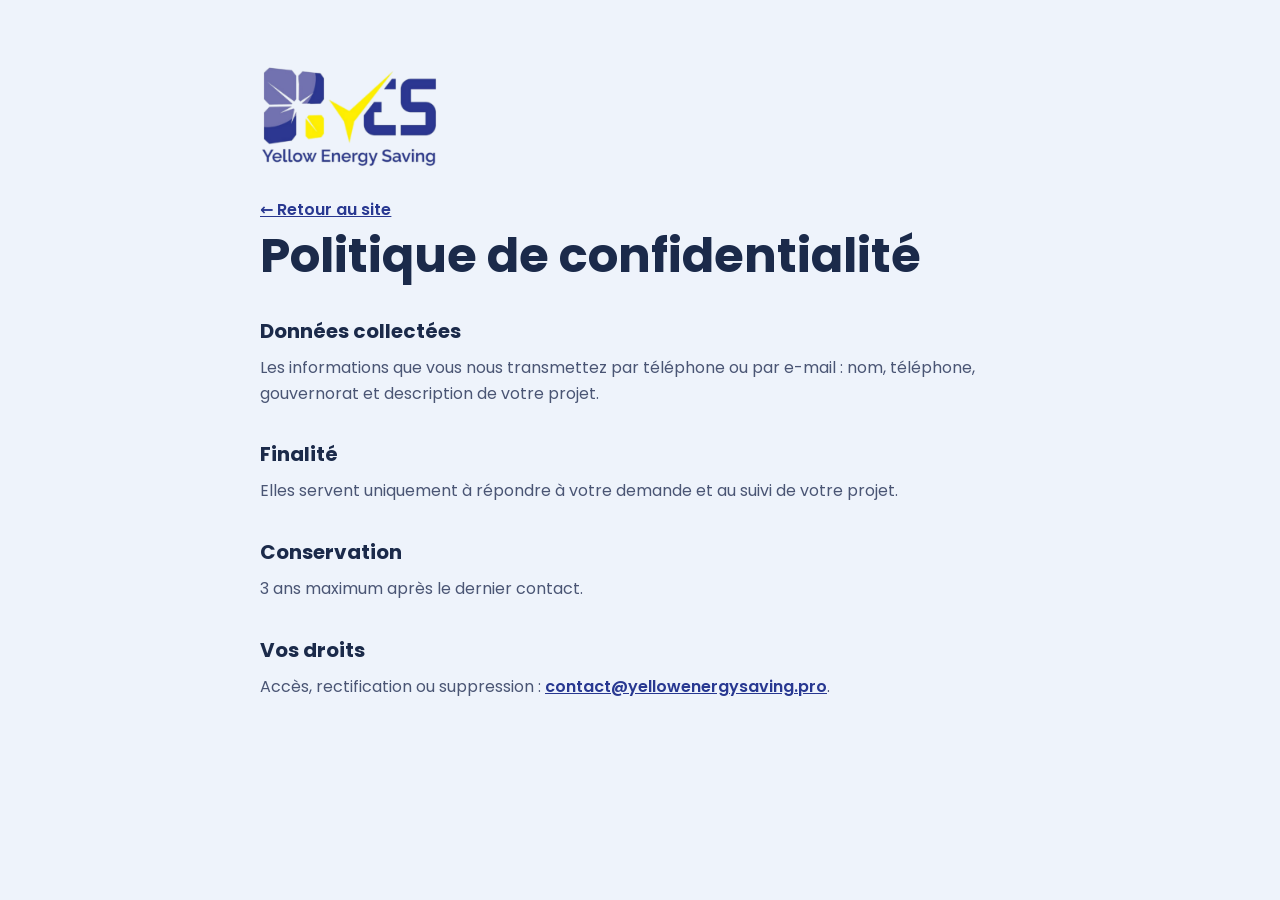
<file: confidentialite.html>
<!doctype html>
<html lang="fr"><head><meta charset="utf-8" /><meta name="viewport" content="width=device-width, initial-scale=1" />
<link rel="icon" href="assets/img/logo-yes.png" /><title>Politique de confidentialité – YES Yellow Energy Saving</title><meta name="robots" content="noindex" />
<link href="https://fonts.googleapis.com/css2?family=Poppins:wght@400;600&display=swap" rel="stylesheet" />
<style>body{font-family:Poppins,system-ui,sans-serif;color:#1b2a4a;background:#eef3fb;line-height:1.6;margin:0}main{width:min(760px,100% - 40px);margin:0 auto;padding:56px 0 80px}h1{font-size:clamp(32px,5vw,48px);line-height:1.1;margin:0 0 24px}h2{font-size:20px;margin:32px 0 6px}p{color:#4a5574;margin:8px 0}a{color:#283891;font-weight:600}</style></head>
<body><main><p><a href="index.html" aria-label="YES – Yellow Energy Saving, retour au site"><img src="assets/img/logo-yes.png" alt="" width="180" style="height:auto;display:block;margin-bottom:28px" /></a><a href="index.html">← Retour au site</a></p><h1>Politique de confidentialité</h1>
<!-- À CONFIRMER avec YES (loi organique n° 2004-63). -->
<h2>Données collectées</h2><p>Les informations que vous nous transmettez par téléphone ou par e-mail : nom, téléphone, gouvernorat et description de votre projet.</p>
<h2>Finalité</h2><p>Elles servent uniquement à répondre à votre demande et au suivi de votre projet.</p>
<h2>Conservation</h2><p>3 ans maximum après le dernier contact.</p>
<h2>Vos droits</h2><p>Accès, rectification ou suppression : <a href="mailto:contact@yellowenergysaving.pro">contact@yellowenergysaving.pro</a>.</p>
</main></body></html>
</file>
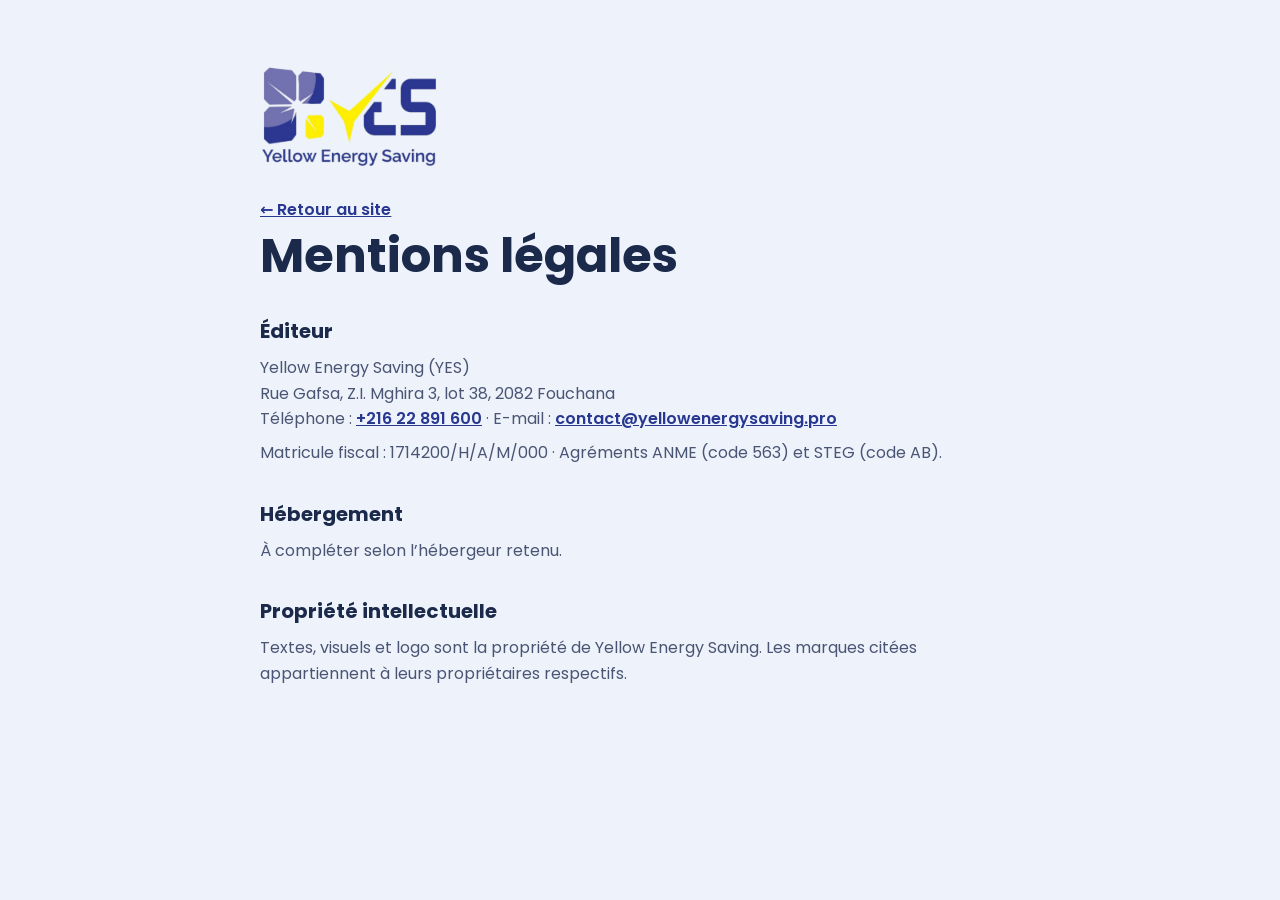
<file: mentions-legales.html>
<!doctype html>
<html lang="fr"><head><meta charset="utf-8" /><meta name="viewport" content="width=device-width, initial-scale=1" />
<link rel="icon" href="assets/img/logo-yes.png" /><title>Mentions légales – YES Yellow Energy Saving</title><meta name="robots" content="noindex" />
<link href="https://fonts.googleapis.com/css2?family=Poppins:wght@400;600&display=swap" rel="stylesheet" />
<style>body{font-family:Poppins,system-ui,sans-serif;color:#1b2a4a;background:#eef3fb;line-height:1.6;margin:0}main{width:min(760px,100% - 40px);margin:0 auto;padding:56px 0 80px}h1{font-size:clamp(32px,5vw,48px);line-height:1.1;margin:0 0 24px}h2{font-size:20px;margin:32px 0 6px}p{color:#4a5574;margin:8px 0}a{color:#283891;font-weight:600}</style></head>
<body><main><p><a href="index.html" aria-label="YES – Yellow Energy Saving, retour au site"><img src="assets/img/logo-yes.png" alt="" width="180" style="height:auto;display:block;margin-bottom:28px" /></a><a href="index.html">← Retour au site</a></p><h1>Mentions légales</h1>
<!-- À CONFIRMER : RNE, responsable de publication, hébergeur. -->
<h2>Éditeur</h2><p>Yellow Energy Saving (YES)<br />Rue Gafsa, Z.I. Mghira 3, lot 38, 2082 Fouchana<br />Téléphone : <a href="tel:+21622891600">+216 22 891 600</a> · E-mail : <a href="mailto:contact@yellowenergysaving.pro">contact@yellowenergysaving.pro</a></p>
<p>Matricule fiscal : 1714200/H/A/M/000 · Agréments ANME (code 563) et STEG (code AB).</p>
<h2>Hébergement</h2><p>À compléter selon l’hébergeur retenu.</p>
<h2>Propriété intellectuelle</h2><p>Textes, visuels et logo sont la propriété de Yellow Energy Saving. Les marques citées appartiennent à leurs propriétaires respectifs.</p>
</main></body></html>
</file>
<file: assets/css/styles.css>
/* =========================================================
   YES – Yellow Energy Saving · d'après la maquette « Page d'accueil solaire »
   ========================================================= */
:root {
  --navy: #1b2a4a;
  --navy-deep: #0d1c45;
  --night: #101f4b;
  --blue: #283891;
  --sky: #2e56b8;
  --yellow: #ffd21e;
  --yellow-2: #ffc400;
  --orange: #f5a623;
  --ink: #1b2a4a;
  --ink-2: #4a5574;
  --paper: #f6f7f9;
  --white: #fff;
  --ease: cubic-bezier(0.23, 1, 0.32, 1);
  --container: 1680px;
  --gutter: clamp(20px, 4vw, 72px);
  font-size: 16px;
}

*,
*::before,
*::after {
  box-sizing: border-box;
  margin: 0;
  padding: 0;
}
html {
  scroll-behavior: smooth;
  scroll-padding-top: 90px;
}
body {
  font-family: "Poppins", "Segoe UI", system-ui, sans-serif;
  color: var(--ink);
  background: var(--paper);
  line-height: 1.55;
  -webkit-font-smoothing: antialiased;
  overflow-x: clip;
}
img {
  display: block;
  max-width: 100%;
}
a {
  color: inherit;
  text-decoration: none;
}
button {
  font: inherit;
  color: inherit;
  background: none;
  border: 0;
  cursor: pointer;
}
ul,
ol {
  list-style: none;
}
h1,
h2,
h3 {
  line-height: 1.15;
  letter-spacing: -0.02em;
}
svg {
  width: 20px;
  height: 20px;
  flex: none;
  fill: none;
  stroke: currentColor;
  stroke-width: 1.8;
  stroke-linecap: round;
  stroke-linejoin: round;
}
svg.fill {
  fill: currentColor;
  stroke: none;
}
::selection {
  background: var(--yellow);
  color: var(--navy);
}
:focus-visible {
  outline: 2px solid var(--yellow);
  outline-offset: 3px;
  border-radius: 6px;
}
.container {
  width: min(var(--container), 100% - 2 * var(--gutter));
  margin-inline: auto;
}
.skip {
  position: absolute;
  left: 16px;
  top: -60px;
  z-index: 100;
  padding: 10px 16px;
  border-radius: 10px;
  background: var(--yellow);
  color: var(--navy);
  font-weight: 600;
}
.skip:focus {
  top: 12px;
}

/* ---------- Petits libellés jaunes ---------- */
.kicker {
  font-size: 12px;
  font-weight: 600;
  letter-spacing: 0.04em;
  text-transform: uppercase;
  color: var(--yellow-2);
}
.kicker--sm {
  font-size: 12px;
  text-transform: none;
  letter-spacing: 0;
}
/* Sur fond clair, le jaune devient ambre foncé pour rester lisible (≥ 4.5:1) */
.why .kicker,
.work .kicker,
.trio .kicker {
  color: #7a5200;
}

/* ---------- Boutons ---------- */
.btn {
  display: inline-flex;
  align-items: center;
  justify-content: center;
  gap: 10px;
  min-height: 44px;
  padding: 0 24px;
  border-radius: 999px;
  font-size: 14px;
  font-weight: 600;
  white-space: nowrap;
  transition:
    transform 160ms var(--ease),
    box-shadow 240ms ease,
    background-color 200ms ease;
}
.btn:active {
  transform: scale(0.97);
}
.btn--yellow {
  background: var(--yellow);
  color: var(--navy);
  box-shadow: 0 10px 22px -12px rgba(0, 0, 0, 0.55);
}
.btn--outline {
  border: 1.5px solid rgba(255, 255, 255, 0.75);
  color: var(--white);
  background: rgba(255, 255, 255, 0.04);
}
.btn--sm {
  min-height: 42px;
  padding: 0 20px;
  font-size: 13px;
}
.btn--xs {
  min-height: 38px;
  padding: 0 18px;
  font-size: 12.5px;
}
.arr {
  position: relative;
  width: 12px;
  height: 2px;
  background: currentColor;
  border-radius: 2px;
  transition: transform 240ms var(--ease);
}
.arr::after {
  content: "";
  position: absolute;
  right: -1px;
  top: -3px;
  width: 6px;
  height: 6px;
  border-top: 2px solid currentColor;
  border-right: 2px solid currentColor;
  transform: rotate(45deg);
}
@media (hover: hover) and (pointer: fine) {
  .btn--yellow:hover {
    box-shadow: 0 14px 28px -12px rgba(0, 0, 0, 0.7);
  }
  .btn--outline:hover {
    background: rgba(255, 255, 255, 0.14);
  }
  a:hover > .arr {
    transform: translateX(3px);
  }
}

/* ---------- Verre ---------- */
.glass {
  background: linear-gradient(135deg, rgba(255, 255, 255, 0.2), rgba(255, 255, 255, 0.08));
  -webkit-backdrop-filter: blur(18px) saturate(1.4);
  backdrop-filter: blur(18px) saturate(1.4);
  border: 1px solid rgba(255, 255, 255, 0.35);
  box-shadow:
    inset 0 1px 0 rgba(255, 255, 255, 0.4),
    0 24px 50px -24px rgba(0, 0, 0, 0.55);
}
.glass-light {
  background: rgba(255, 255, 255, 0.62);
  -webkit-backdrop-filter: blur(16px) saturate(1.5);
  backdrop-filter: blur(16px) saturate(1.5);
  border: 1px solid rgba(255, 255, 255, 0.9);
  box-shadow:
    inset 0 1px 0 #fff,
    0 18px 40px -24px rgba(27, 42, 74, 0.4);
}

/* =========================================================
   En-tête
   ========================================================= */
.header {
  position: fixed;
  inset: 0 0 auto;
  z-index: 50;
  color: var(--white);
  transition:
    background-color 300ms ease,
    box-shadow 300ms ease;
}
.header.is-scrolled {
  background: rgba(13, 28, 69, 0.72);
  -webkit-backdrop-filter: blur(16px) saturate(1.4);
  backdrop-filter: blur(16px) saturate(1.4);
  box-shadow: 0 10px 30px -18px rgba(0, 0, 0, 0.6);
}
.header__bar {
  display: flex;
  align-items: center;
  gap: 28px;
  min-height: 84px;
}
.logo {
  display: inline-flex;
  align-items: center;
  gap: 2px;
  line-height: 1;
}
.logo__sun {
  width: 40px;
  height: 40px;
  margin-right: -6px;
  position: relative;
  top: -3px;
}
.logo__text {
  display: grid;
}
.logo__yes {
  font-size: 30px;
  font-weight: 700;
  letter-spacing: -0.02em;
  color: var(--white);
}
.logo__sub {
  margin-top: 1px;
  font-size: 9.5px;
  font-style: italic;
  color: var(--yellow);
}
.logo--lg .logo__sun {
  width: 52px;
  height: 52px;
}
.logo--lg .logo__yes {
  font-size: 40px;
}
.logo--lg .logo__sub {
  font-size: 12px;
}
.nav {
  display: flex;
  align-items: center;
  gap: 34px;
  margin-left: auto;
  font-size: 13.5px;
}
.nav > a,
.nav__drop-btn {
  position: relative;
  padding: 8px 0;
  opacity: 0.9;
  transition: opacity 200ms ease;
}
.nav > a::after {
  content: "";
  position: absolute;
  left: 0;
  right: 0;
  bottom: -4px;
  height: 2.5px;
  border-radius: 2px;
  background: var(--yellow);
  transform: scaleX(0);
  transition: transform 300ms var(--ease);
}
.nav > a.is-active,
.nav > a:hover,
.nav__drop-btn:hover {
  opacity: 1;
}
.nav > a.is-active::after {
  transform: scaleX(1);
}
.nav__drop {
  position: relative;
}
.nav__drop-btn {
  display: inline-flex;
  align-items: center;
  gap: 4px;
  font-size: inherit;
}
.nav__drop-btn svg {
  width: 14px;
  height: 14px;
  transition: transform 240ms var(--ease);
}
.nav__drop-btn[aria-expanded="true"] svg {
  transform: rotate(180deg);
}
.nav__menu {
  position: absolute;
  top: calc(100% + 10px);
  left: -16px;
  min-width: 250px;
  padding: 8px;
  border-radius: 16px;
  background: rgba(255, 255, 255, 0.96);
  color: var(--navy);
  box-shadow: 0 20px 40px -18px rgba(0, 0, 0, 0.6);
  opacity: 0;
  visibility: hidden;
  transform: translateY(-6px) scale(0.98);
  transform-origin: top left;
  transition:
    opacity 180ms ease,
    transform 220ms var(--ease),
    visibility 0s linear 220ms;
}
.nav__drop.is-open .nav__menu {
  opacity: 1;
  visibility: visible;
  transform: none;
  transition-delay: 0s;
}
.nav__menu a {
  display: block;
  padding: 10px 12px;
  border-radius: 10px;
  font-size: 13.5px;
}
.nav__menu a:hover {
  background: var(--paper);
}
.header__phone {
  display: inline-flex;
  align-items: center;
  gap: 8px;
  min-height: 42px;
  padding: 0 18px;
  border: 1px solid rgba(255, 255, 255, 0.55);
  border-radius: 999px;
  font-size: 13px;
  font-weight: 500;
  white-space: nowrap;
}
.header__phone svg {
  width: 15px;
  height: 15px;
}
.burger {
  display: none;
  position: relative;
  width: 44px;
  height: 44px;
}
.burger span {
  position: absolute;
  left: 12px;
  right: 12px;
  height: 2px;
  border-radius: 2px;
  background: currentColor;
  transition: transform 300ms var(--ease);
}
.burger span:first-child {
  top: 18px;
}
.burger span:last-child {
  top: 25px;
}
.header.is-open .burger span:first-child {
  transform: translateY(3.5px) rotate(45deg);
}
.header.is-open .burger span:last-child {
  transform: translateY(-3.5px) rotate(-45deg);
}

/* =========================================================
   Hero
   ========================================================= */
.hero {
  position: relative;
  overflow: hidden;
  isolation: isolate;
  color: var(--white);
  padding: 120px 0 150px;
  min-height: 620px;
  background:
    radial-gradient(60% 70% at 30% 10%, rgba(64, 106, 210, 0.55), transparent 70%),
    linear-gradient(180deg, #0f2257 0%, #1c3e8e 60%, #23489c 100%);
}
.hero__bg {
  position: absolute;
  z-index: -1;
  top: 0;
  right: 0;
  bottom: 0;
  width: 62%;
}
.hero__bg img {
  width: 100%;
  height: 100%;
  object-fit: cover;
  object-position: 40% 60%;
  -webkit-mask-image: linear-gradient(90deg, transparent 0%, #000 30%);
  mask-image: linear-gradient(90deg, transparent 0%, #000 30%);
  animation: hero-zoom 2200ms var(--ease) both;
}
.hero__bg::after {
  content: "";
  position: absolute;
  inset: auto 0 0;
  height: 40%;
  background: linear-gradient(180deg, transparent, rgba(15, 34, 87, 0.75));
}
@keyframes hero-zoom {
  from {
    transform: scale(1.06);
    opacity: 0;
  }
}
.hero__inner {
  position: relative;
}
.hero__title {
  font-size: clamp(42px, 5.2vw, 66px);
  font-weight: 700;
  line-height: 1.04;
  letter-spacing: -0.025em;
}
.line {
  display: block;
  overflow: clip;
  padding-bottom: 0.06em;
}
.line > span {
  display: inline-block;
  animation: rise 1000ms var(--ease) backwards;
}
.line:nth-child(2) > span {
  animation-delay: 100ms;
}
.line:nth-child(3) > span {
  animation-delay: 200ms;
}
.line--yellow {
  color: var(--yellow);
}
@keyframes rise {
  from {
    transform: translateY(105%);
  }
}
.hero__lead {
  max-width: 470px;
  margin-top: 22px;
  font-size: 15.5px;
  line-height: 1.6;
  color: rgba(255, 255, 255, 0.92);
}
.hero__cta {
  display: flex;
  flex-wrap: wrap;
  gap: 14px;
  margin-top: 28px;
}
.hero__trust {
  display: flex;
  flex-wrap: wrap;
  gap: 18px 36px;
  margin-top: 34px;
}
.hero__trust li {
  display: flex;
  align-items: center;
  gap: 12px;
  font-size: 13.5px;
  font-weight: 500;
  line-height: 1.25;
}
.hero__trust small {
  display: block;
  font-size: 13px;
  font-weight: 400;
  color: rgba(255, 255, 255, 0.82);
}
.hero__trust svg {
  width: 30px;
  height: 30px;
  color: var(--yellow);
  stroke-width: 1.6;
}
.hero__lead,
.hero__cta,
.hero__trust {
  animation: lift 900ms var(--ease) backwards;
}
.hero__lead {
  animation-delay: 380ms;
}
.hero__cta {
  animation-delay: 460ms;
}
.hero__trust {
  animation-delay: 540ms;
}
@keyframes lift {
  from {
    opacity: 0;
    transform: translateY(14px);
  }
}

/* ---------- Chiffres (barre de verre qui chevauche le hero) ---------- */
.stats-wrap {
  position: relative;
  z-index: 2;
  margin-top: -110px;
}
.stats {
  display: grid;
  grid-template-columns: 1.35fr repeat(4, 1fr) 1.45fr;
  align-items: center;
  min-height: 124px;
  padding: 20px 28px;
  border-radius: 18px;
  color: var(--white);
  background: linear-gradient(135deg, rgba(120, 150, 220, 0.42), rgba(60, 90, 170, 0.32));
}
.stats > * + * {
  border-left: 1px solid rgba(255, 255, 255, 0.28);
}
.stats__title {
  position: relative;
  font-size: 22px;
  font-weight: 500;
  line-height: 1.25;
  padding-right: 20px;
  padding-bottom: 14px;
}
.stats__title::after {
  content: "";
  position: absolute;
  left: 0;
  bottom: -6px;
  width: 44px;
  height: 3px;
  border-radius: 3px;
  background: var(--yellow);
}
.stats__item {
  display: grid;
  justify-items: center;
  gap: 2px;
  padding: 4px 10px;
  text-align: center;
  font-size: 13px;
  color: rgba(255, 255, 255, 0.92);
}
.stats__item svg {
  width: 26px;
  height: 26px;
  margin-bottom: 6px;
  color: var(--white);
}
.stats__item strong {
  font-size: 20px;
  font-weight: 600;
  line-height: 1.2;
  color: var(--white);
  font-variant-numeric: tabular-nums;
  white-space: nowrap;
}
.stats__item .stats__big {
  font-size: 19px;
}
.stats__pre {
  font-size: 13px;
}
.stats__text {
  padding-left: 22px;
  font-size: 12px;
  line-height: 1.65;
  color: rgba(255, 255, 255, 0.9);
}

/* =========================================================
   Solutions
   ========================================================= */
.solutions {
  position: relative;
  overflow: hidden;
  isolation: isolate;
  margin-top: -62px;
  padding: 120px 0 64px;
  color: var(--white);
  background:
    radial-gradient(50% 60% at 50% 0%, rgba(80, 130, 235, 0.45), transparent 70%),
    radial-gradient(40% 50% at 100% 60%, rgba(60, 110, 220, 0.35), transparent 70%),
    linear-gradient(180deg, #13306f 0%, #0f2560 55%, #0d1f52 100%);
}
.solutions__head {
  text-align: center;
}
.solutions__head h2 {
  margin-top: 6px;
  font-size: clamp(26px, 2.5vw, 32px);
  font-weight: 600;
}
.solutions__head p:last-child {
  margin-top: 6px;
  font-size: 14px;
  color: rgba(255, 255, 255, 0.85);
}
.sol-grid {
  display: grid;
  grid-template-columns: repeat(4, 1fr);
  margin-top: 26px;
}
.sol {
  position: relative;
  display: flex;
  flex-direction: column;
  align-items: center;
  text-align: center;
  padding: 0 18px;
}
.sol + .sol::before {
  content: "";
  position: absolute;
  left: 0;
  top: 8%;
  bottom: 6%;
  width: 1px;
  background: linear-gradient(180deg, transparent, rgba(160, 195, 255, 0.55), transparent);
}
.sol__img {
  width: 100%;
  height: 190px;
  overflow: hidden;
  /* Fondu sur les bords : les scènes se fondent dans la bande bleue comme sur la maquette */
  -webkit-mask-image: linear-gradient(180deg, transparent 0%, #000 22%, #000 62%, transparent 100%), linear-gradient(90deg, transparent 0%, #000 16%, #000 84%, transparent 100%);
  -webkit-mask-composite: source-in;
  mask-image: linear-gradient(180deg, transparent 0%, #000 22%, #000 62%, transparent 100%), linear-gradient(90deg, transparent 0%, #000 16%, #000 84%, transparent 100%);
  mask-composite: intersect;
}
.sol__img img {
  width: 100%;
  height: 100%;
  object-fit: cover;
  transform: translateY(var(--py, 0px)) scale(1.06);
  transition: transform 700ms var(--ease);
}
.sol h3 {
  margin-top: 6px;
  font-size: 19px;
  font-weight: 600;
}
.sol p {
  max-width: 270px;
  margin-top: 12px;
  font-size: 13px;
  line-height: 1.55;
  color: rgba(255, 255, 255, 0.86);
  flex: 1;
}
.pill {
  display: inline-flex;
  align-items: center;
  gap: 10px;
  margin-top: 20px;
  min-height: 40px;
  padding: 0 20px;
  border-radius: 999px;
  border: 1.5px solid rgba(255, 210, 30, 0.85);
  color: var(--yellow);
  font-size: 12.5px;
  font-weight: 600;
  transition:
    background-color 200ms ease,
    color 200ms ease,
    transform 160ms var(--ease);
}
.pill:active {
  transform: scale(0.97);
}
@media (hover: hover) and (pointer: fine) {
  .pill:hover {
    background: var(--yellow);
    color: var(--navy);
  }
  .sol:hover .sol__img img {
    transform: translateY(var(--py, 0px)) scale(1.1);
  }
}
/* Progression verticale à gauche */
.sol-dots {
  position: absolute;
  left: 32px;
  top: 50%;
  display: grid;
  gap: 16px;
  transform: translateY(-50%);
}
.sol-dots::before {
  content: "";
  position: absolute;
  left: 3px;
  top: 4px;
  bottom: 4px;
  width: 1.5px;
  background: rgba(255, 255, 255, 0.35);
}
.sol-dots li {
  position: relative;
  width: 8px;
  height: 8px;
  border-radius: 50%;
  background: var(--white);
  transition:
    background-color 300ms ease,
    transform 300ms var(--ease);
}
.sol-dots li.is-on {
  background: var(--yellow);
  transform: scale(1.4);
}

/* =========================================================
   Pourquoi
   ========================================================= */
.why {
  position: relative;
  overflow: hidden;
  isolation: isolate;
  padding: 48px 0 52px;
  background: linear-gradient(90deg, #eaf1fd 0%, #dfe9fb 50%, #cfdff8 100%);
}
.why__photo {
  position: absolute;
  z-index: -1;
  top: 0;
  right: 0;
  bottom: 0;
  width: 36%;
}
.why__photo img {
  width: 100%;
  height: 100%;
  object-fit: cover;
  object-position: 60% 30%;
  -webkit-mask-image: linear-gradient(90deg, transparent 0%, #000 35%);
  mask-image: linear-gradient(90deg, transparent 0%, #000 35%);
}
.why__inner {
  display: grid;
  grid-template-columns: 360px minmax(0, 640px);
  gap: 32px;
  align-items: center;
}
.why__intro h2 {
  margin-top: 8px;
  font-size: clamp(24px, 2.3vw, 30px);
  font-weight: 600;
  line-height: 1.22;
}
.why__intro p:not(.kicker) {
  margin-top: 14px;
  font-size: 13px;
  color: var(--ink-2);
}
.why__intro .btn {
  margin-top: 20px;
}
.why__cards {
  display: grid;
  grid-template-columns: repeat(3, 1fr);
  gap: 14px;
}
.card {
  padding: 16px 16px 14px;
  border-radius: 14px;
  min-height: 108px;
  transition:
    transform 260ms var(--ease),
    box-shadow 260ms ease;
}
.card svg {
  width: 26px;
  height: 26px;
  color: var(--yellow-2);
  stroke-width: 1.7;
}
.card h3 {
  margin-top: 10px;
  font-size: 13px;
  font-weight: 600;
  color: var(--blue);
  line-height: 1.3;
}
.card p {
  margin-top: 2px;
  font-size: 11.5px;
  color: var(--ink-2);
}
@media (hover: hover) and (pointer: fine) {
  .card:hover {
    transform: translateY(-4px);
    box-shadow:
      inset 0 1px 0 #fff,
      0 24px 40px -22px rgba(27, 42, 74, 0.55);
  }
}

/* =========================================================
   Étapes
   ========================================================= */
.steps {
  padding: 40px 0 30px;
  background: linear-gradient(180deg, #f2f6fd, var(--paper));
}
.steps__inner {
  display: grid;
  grid-template-columns: 240px 1fr auto;
  gap: 32px;
  align-items: start;
}
.steps h2 {
  font-size: clamp(22px, 2.1vw, 27px);
  font-weight: 600;
  line-height: 1.25;
  margin-top: 4px;
}
.steps__track {
  position: relative;
}
.steps__line {
  position: absolute;
  top: 15px;
  left: 10%;
  right: 10%;
  height: 2px;
  background: repeating-linear-gradient(90deg, rgba(27, 42, 74, 0.25) 0 4px, transparent 4px 8px);
}
.steps__line span {
  position: absolute;
  inset: 0;
  background: linear-gradient(90deg, var(--yellow), var(--orange));
  transform: scaleX(var(--p, 0));
  transform-origin: left;
}
.steps__list {
  position: relative;
  display: grid;
  grid-template-columns: repeat(5, 1fr);
  gap: 12px;
  text-align: center;
}
.num {
  display: grid;
  place-items: center;
  width: 30px;
  height: 30px;
  margin: 0 auto;
  border-radius: 50%;
  background: #fff7cc;
  border: 2px solid var(--yellow);
  font-size: 13px;
  font-weight: 600;
  color: var(--navy);
  transition:
    background-color 400ms ease,
    box-shadow 400ms ease,
    transform 400ms var(--ease);
}
.steps__list li.is-lit .num {
  background: var(--yellow);
  box-shadow: 0 0 0 6px rgba(255, 210, 30, 0.22);
}
.steps__list h3 {
  margin-top: 14px;
  font-size: 13px;
  font-weight: 600;
  line-height: 1.3;
}
.steps__list p {
  margin-top: 4px;
  font-size: 11.5px;
  color: var(--ink-2);
}
.steps__btn {
  margin-top: 4px;
}

/* =========================================================
   Réalisations + avis
   ========================================================= */
.work {
  padding: 26px 0 30px;
}
.work__inner {
  display: grid;
  grid-template-columns: 260px 1fr 380px;
  gap: 28px;
  align-items: center;
}
.work__intro h2 {
  margin-top: 6px;
  white-space: nowrap;
  font-size: clamp(22px, 2vw, 26px);
  font-weight: 600;
}
.work__intro p:not(.kicker) {
  margin-top: 10px;
  font-size: 13px;
  color: var(--ink-2);
}
.work__intro .btn {
  margin-top: 30px;
}
.work__photos {
  display: grid;
  grid-template-columns: repeat(4, 1fr);
  gap: 10px;
}
.work__photos li {
  aspect-ratio: 1 / 0.92;
  border-radius: 12px;
  overflow: hidden;
  box-shadow: 0 14px 30px -18px rgba(27, 42, 74, 0.6);
}
.work__photos img {
  width: 100%;
  height: 100%;
  object-fit: cover;
  transition: transform 600ms var(--ease);
}
@media (hover: hover) and (pointer: fine) {
  .work__photos li:hover img {
    transform: scale(1.06);
  }
}
.review {
  position: relative;
  padding: 18px 20px 16px;
  border-radius: 16px;
}
.review h2 {
  margin-top: 4px;
  font-size: 19px;
  font-weight: 600;
}
.review blockquote {
  margin-top: 10px;
  font-size: 12.5px;
  line-height: 1.55;
}
.review figcaption {
  display: flex;
  align-items: center;
  gap: 10px;
  margin-top: 14px;
  font-size: 12px;
}
.review figcaption img {
  width: 34px;
  height: 34px;
  border-radius: 50%;
  object-fit: cover;
}
.review figcaption strong {
  display: block;
  font-weight: 600;
}
.stars {
  color: var(--yellow-2);
  letter-spacing: 1px;
  font-size: 14px;
}
.review__item {
  display: none;
}
.review__item.is-current {
  display: block;
  animation: fade-in 400ms var(--ease);
}
@keyframes fade-in {
  from {
    opacity: 0;
    transform: translateX(8px);
  }
}
.review__nav {
  position: absolute;
  right: 14px;
  bottom: 14px;
  display: flex;
  gap: 4px;
}
.review__nav button {
  display: grid;
  place-items: center;
  width: 30px;
  height: 30px;
  border-radius: 50%;
  color: var(--ink-2);
}
.review__nav button:hover {
  background: rgba(27, 42, 74, 0.08);
}
.review__nav svg {
  width: 16px;
  height: 16px;
}
.review__nav[hidden] {
  display: none;
}

/* =========================================================
   Partenaires · FAQ · CTA
   ========================================================= */
.trio {
  padding: 18px 0 30px;
}
.trio__inner {
  display: grid;
  grid-template-columns: 1fr 1fr 1.25fr;
  gap: 18px;
  align-items: stretch;
}
.partners {
  display: flex;
  flex-direction: column;
  justify-content: center;
}
.partners h2 {
  margin-top: 6px;
  font-size: 15.5px;
  font-weight: 500;
  line-height: 1.4;
}
.partners img {
  width: 100%;
  max-width: 520px;
  height: auto;
  margin-top: 26px;
  mix-blend-mode: multiply;
  -webkit-mask-image: linear-gradient(90deg, transparent, #000 4%, #000 96%, transparent);
  mask-image: linear-gradient(90deg, transparent, #000 4%, #000 96%, transparent);
}
.faq {
  padding: 16px 20px;
  border-radius: 16px;
}
.faq h2 {
  margin-top: 2px;
  font-size: 15.5px;
  font-weight: 600;
}
.faq__list {
  margin-top: 8px;
}
.qa {
  border-bottom: 1px solid rgba(27, 42, 74, 0.1);
}
.qa:last-child {
  border-bottom: 0;
}
.qa button {
  display: flex;
  justify-content: space-between;
  align-items: center;
  gap: 12px;
  width: 100%;
  min-height: 44px;
  padding: 8px 6px;
  text-align: left;
  font-size: 12.5px;
  font-weight: 500;
}
.qa__plus {
  position: relative;
  width: 12px;
  height: 12px;
  flex: none;
}
.qa__plus::before,
.qa__plus::after {
  content: "";
  position: absolute;
  left: 0;
  top: 5px;
  width: 12px;
  height: 1.6px;
  border-radius: 2px;
  background: currentColor;
  transition: transform 300ms var(--ease);
}
.qa__plus::after {
  transform: rotate(90deg);
}
.qa button[aria-expanded="true"] .qa__plus::after {
  transform: rotate(0);
}
.qa__panel {
  display: grid;
  grid-template-rows: 0fr;
  transition: grid-template-rows 320ms var(--ease);
}
.qa__panel > div {
  overflow: hidden;
}
.qa__panel p {
  padding: 0 6px 12px;
  font-size: 12px;
  color: var(--ink-2);
}
.qa.is-open .qa__panel {
  grid-template-rows: 1fr;
}
html:not(.js) .qa__panel {
  grid-template-rows: 1fr;
}
.cta {
  position: relative;
  overflow: hidden;
  isolation: isolate;
  padding: 24px 26px 22px;
  border-radius: 18px;
  color: var(--white);
  background: linear-gradient(135deg, #0d1c45 0%, #142a66 70%, #1c3a85 100%);
  box-shadow: 0 24px 50px -24px rgba(0, 0, 0, 0.8);
}
.cta__img {
  position: absolute;
  z-index: -1;
  top: 0;
  right: 0;
  height: 100%;
  width: 34%;
  object-fit: cover;
  -webkit-mask-image: linear-gradient(90deg, transparent, #000 45%);
  mask-image: linear-gradient(90deg, transparent, #000 45%);
}
.cta h2 {
  font-size: 19px;
  font-weight: 600;
  line-height: 1.3;
}
.cta p {
  max-width: 300px;
  margin-top: 10px;
  font-size: 12px;
  color: rgba(255, 255, 255, 0.86);
}
.cta .btn {
  margin-top: 18px;
}

/* =========================================================
   Pied de page
   ========================================================= */
.footer {
  position: relative;
  overflow: hidden;
  color: var(--white);
  background: linear-gradient(180deg, #13244f, #0d1a3d);
  padding: 30px 0 24px;
}
.footer__swoosh {
  position: absolute;
  right: 0;
  bottom: 30px;
  width: 50%;
  height: 120px;
  fill: none;
  stroke: var(--yellow);
  stroke-width: 2.5;
  opacity: 0.85;
}
.footer__inner {
  position: relative;
  display: grid;
  grid-template-columns: 1.1fr 0.8fr 1.3fr 1fr;
  gap: 32px;
}
.footer__inner > * + *:not(.footer__legal) {
  padding-left: 32px;
  border-left: 1px solid rgba(255, 255, 255, 0.14);
}
.footer__slogan {
  margin-top: 10px;
  font-size: 14px;
  font-weight: 600;
  color: var(--yellow);
}
.footer__col h3 {
  margin-bottom: 12px;
  font-size: 14px;
  font-weight: 600;
}
.footer__col a,
.footer__col p {
  display: flex;
  align-items: center;
  gap: 10px;
  padding: 3px 0;
  font-size: 13px;
  color: rgba(255, 255, 255, 0.88);
  transition: color 200ms ease;
}
.footer__col a:hover {
  color: var(--yellow);
}
.footer__contact svg {
  width: 16px;
  height: 16px;
  color: var(--yellow);
}
.socials {
  display: flex;
  gap: 10px;
}
.socials a {
  display: grid;
  place-items: center;
  width: 32px;
  height: 32px;
  border-radius: 8px;
  background: rgba(255, 255, 255, 0.92);
  color: var(--navy);
}
.socials a:hover {
  background: var(--yellow);
  color: var(--navy);
}
.socials svg {
  width: 17px;
  height: 17px;
  fill: currentColor;
  stroke: none;
}
.footer__legal {
  grid-column: 1 / -1;
  justify-self: end;
  text-align: right;
  margin-top: 10px;
  font-size: 11px;
  color: rgba(255, 255, 255, 0.75);
}
.footer__legal p + p {
  margin-top: 4px;
}
.footer__legal .sep {
  margin: 0 10px;
}
.footer__legal a:hover {
  color: var(--yellow);
}

/* =========================================================
   Apparitions au défilement
   ========================================================= */
.js [data-reveal] {
  opacity: 0;
  transform: translateY(22px);
  transition:
    opacity 800ms var(--ease),
    transform 800ms var(--ease);
  transition-delay: calc(var(--d, 0) * 80ms);
}
.js [data-reveal].is-in {
  opacity: 1;
  transform: none;
}

/* =========================================================
   Responsive
   ========================================================= */
@media (max-width: 1180px) {
  .header__phone {
    display: none;
  }
  .nav {
    gap: 22px;
  }
  .stats {
    grid-template-columns: repeat(4, 1fr);
    row-gap: 18px;
  }
  .stats__title {
    grid-column: 1 / -1;
    border-left: 0;
  }
  .stats__text {
    grid-column: 1 / -1;
    border-left: 0 !important;
    padding-left: 0;
  }
  .stats__item:nth-child(2) {
    border-left: 0;
  }
  .why__inner {
    grid-template-columns: 1fr;
  }
  .why__cards {
    max-width: 620px;
  }
  .why__photo {
    opacity: 0.35;
  }
  .steps__inner {
    grid-template-columns: 1fr;
  }
  .work__inner {
    grid-template-columns: 1fr 1fr;
  }
  .work__photos {
    grid-column: 1 / -1;
    grid-row: 2;
  }
  .trio__inner {
    grid-template-columns: 1fr 1fr;
  }
  .cta {
    grid-column: 1 / -1;
  }
  .footer__inner {
    grid-template-columns: 1fr 1fr;
  }
  .footer__inner > :nth-child(3) {
    padding-left: 0;
    border-left: 0;
  }
}

@media (max-width: 900px) {
  .header__bar {
    min-height: 70px;
    gap: 12px;
    flex-wrap: wrap;
  }
  .burger {
    display: block;
  }
  .header__bar > .btn {
    margin-left: auto;
  }
  .nav {
    order: 5;
    display: none;
    flex-direction: column;
    align-items: stretch;
    gap: 0;
    width: 100%;
    padding-bottom: 14px;
    font-size: 16px;
  }
  .header.is-open {
    background: rgba(13, 28, 69, 0.96);
  }
  .header.is-open .nav {
    display: flex;
  }
  .nav > a,
  .nav__drop-btn {
    padding: 12px 0;
    border-top: 1px solid rgba(255, 255, 255, 0.12);
    width: 100%;
    text-align: left;
  }
  .nav > a::after {
    display: none;
  }
  .nav__menu {
    position: static;
    display: none;
    min-width: 0;
    margin-bottom: 8px;
    transform: none;
  }
  .nav__drop.is-open .nav__menu {
    display: block;
  }
  .hero {
    padding: 110px 0 150px;
  }
  .hero__bg {
    width: 100%;
    opacity: 0.45;
  }
  .hero__bg img {
    -webkit-mask-image: none;
    mask-image: none;
  }
  .sol-grid {
    grid-template-columns: 1fr 1fr;
    row-gap: 40px;
  }
  .sol:nth-child(3)::before {
    display: none;
  }
  .sol-dots {
    display: none;
  }
}

@media (max-width: 640px) {
  /* Téléphone : le bouton d'étude reste dans le hero, l'en-tête garde logo + menu */
  .header__bar > .btn {
    display: none;
  }
  .burger {
    margin-left: auto;
  }
  .hero__cta .btn {
    width: 100%;
  }
  .hero__trust {
    gap: 16px;
  }
  .stats {
    grid-template-columns: 1fr 1fr;
    padding: 20px;
  }
  .stats__item:nth-child(4) {
    border-left: 0;
  }
  .sol-grid {
    grid-template-columns: 1fr;
  }
  .sol + .sol::before {
    display: none;
  }
  .why__cards {
    grid-template-columns: 1fr 1fr;
  }
  .steps__list {
    grid-template-columns: 1fr;
    gap: 22px;
    text-align: left;
  }
  .steps__list li {
    display: grid;
    grid-template-columns: 30px 1fr;
    column-gap: 16px;
  }
  .steps__list .num {
    grid-row: span 2;
    margin: 0;
  }
  .steps__list h3 {
    margin-top: 4px;
  }
  .steps__line {
    top: 15px;
    bottom: 15px;
    left: 14px;
    right: auto;
    width: 2px;
    height: auto;
    background: repeating-linear-gradient(180deg, rgba(27, 42, 74, 0.25) 0 4px, transparent 4px 8px);
  }
  .steps__line span {
    transform: scaleY(var(--p, 0));
    transform-origin: top;
  }
  .work__inner,
  .trio__inner,
  .footer__inner {
    grid-template-columns: 1fr;
  }
  .work__photos {
    grid-template-columns: 1fr 1fr;
    grid-row: auto;
  }
  .footer__inner > * + *:not(.footer__legal) {
    padding-left: 0;
    border-left: 0;
  }
  .footer__legal {
    justify-self: start;
    text-align: left;
  }
  .glass,
  .glass-light {
    -webkit-backdrop-filter: blur(10px);
    backdrop-filter: blur(10px);
  }
}

@media (prefers-reduced-motion: reduce) {
  html {
    scroll-behavior: auto;
  }
  *,
  *::before,
  *::after {
    animation: none !important;
    transition-duration: 1ms !important;
  }
  .js [data-reveal] {
    opacity: 1;
    transform: none;
  }
}

/* ---------- Logo officiel (version claire pour fonds sombres) ---------- */
.logo__img {
  display: block;
  width: auto;
  height: 54px;
}
.logo--lg .logo__img {
  height: 78px;
}
@media (max-width: 900px) {
  .logo__img {
    height: 44px;
  }
}

/* =========================================================
   Hero premium : vidéo « heure dorée » plein cadre
   ========================================================= */
.hero {
  background: #1a2a55;
}
.hero__bg,
.hero__shade,
.hero__vignette {
  position: absolute;
  inset: 0;
  pointer-events: none;
}
.hero__bg {
  z-index: -4;
  width: auto;
  opacity: 1;
  overflow: hidden;
}
.hero__bg::after {
  content: none;
}
.hero__media {
  display: block;
  width: 100%;
  height: 112%;
  object-fit: cover;
  object-position: 50% 40%;
  transform: translate3d(0, var(--hero-shift, 0px), 0) scale(1.04);
  animation: hero-reveal 1800ms var(--ease) both;
  will-change: transform;
}
@keyframes hero-reveal {
  from {
    opacity: 0;
    filter: blur(8px) saturate(0.8);
  }
}
/* Ombre de crépuscule : texte lisible à gauche, lumière dorée préservée à droite */
.hero__shade {
  z-index: -3;
  background:
    linear-gradient(180deg, rgba(12, 22, 54, 0.62) 0%, rgba(12, 22, 54, 0.1) 22%, transparent 55%, rgba(19, 48, 111, 0.7) 88%, #13306f 100%),
    linear-gradient(90deg, rgba(12, 22, 54, 0.82) 0%, rgba(14, 26, 62, 0.62) 30%, rgba(14, 26, 62, 0.2) 56%, rgba(14, 26, 62, 0.05) 76%);
}
/* Vignette chaude : rappel de la lumière du soir sur les bords */
.hero__vignette {
  z-index: -2;
  background:
    radial-gradient(60% 50% at 70% 18%, rgba(255, 196, 90, 0.18), transparent 70%),
    radial-gradient(120% 90% at 50% 45%, transparent 55%, rgba(8, 16, 40, 0.45) 100%);
}
.hero__pause {
  position: absolute;
  z-index: 3;
  left: max(var(--gutter), calc((100% - var(--container)) / 2));
  bottom: 128px;
  display: grid;
  place-items: center;
  width: 42px;
  height: 42px;
  border-radius: 50%;
  color: var(--white);
  background: rgba(255, 255, 255, 0.14);
  border: 1px solid rgba(255, 255, 255, 0.4);
  -webkit-backdrop-filter: blur(12px);
  backdrop-filter: blur(12px);
  transition:
    background-color 200ms ease,
    transform 160ms var(--ease);
}
.hero__pause svg {
  width: 16px;
  height: 16px;
}
.hero__pause svg[hidden],
.hero__pause[hidden] {
  display: none;
}
.hero__pause:hover {
  background: rgba(255, 255, 255, 0.26);
}
.hero__pause:active {
  transform: scale(0.94);
}
@media (max-width: 900px) {
  .hero__media {
    object-position: 60% 40%;
  }
  .hero__shade {
    background: linear-gradient(180deg, rgba(12, 22, 54, 0.8) 0%, rgba(12, 22, 54, 0.6) 45%, rgba(19, 48, 111, 0.6) 72%, #13306f 100%);
  }
}
@media (prefers-reduced-motion: reduce) {
  .hero__media {
    animation: none;
  }
}

/* Lisibilité : aucun texte courant sous 12,5 px */
.card p,
.steps__list p {
  font-size: 12.5px;
}

/* =========================================================
   Hero : simulateur en verre (carte inclinée en 3D)
   ========================================================= */
.hero {
  min-height: 860px;
  padding-bottom: 170px;
}
.hero__inner {
  display: grid;
  grid-template-columns: minmax(0, 1.1fr) minmax(0, 0.9fr);
  gap: 40px;
  align-items: center;
}
.sim-stage {
  justify-self: end;
  width: 100%;
  max-width: 400px;
  perspective: 1400px;
  animation: sim-in 1100ms var(--ease) 300ms backwards;
}
@keyframes sim-in {
  from {
    opacity: 0;
    transform: translateY(24px);
  }
}
.sim {
  position: relative;
  padding: 20px 20px 14px;
  border-radius: 28px;
  color: var(--white);
  /* Verre clair : la maison reste visible au travers, le texte reste lisible */
  background:
    linear-gradient(160deg, rgba(255, 255, 255, 0.26) 0%, rgba(255, 255, 255, 0.08) 45%, rgba(255, 255, 255, 0.14) 100%),
    rgba(30, 60, 140, 0.3);
  -webkit-backdrop-filter: blur(22px) saturate(1.5);
  backdrop-filter: blur(22px) saturate(1.5);
  border: 1px solid rgba(255, 255, 255, 0.42);
  box-shadow:
    inset 0 1px 0 rgba(255, 255, 255, 0.65),
    inset 1px 0 0 rgba(255, 255, 255, 0.25),
    inset 0 -20px 40px -30px rgba(255, 255, 255, 0.35),
    0 40px 70px -30px rgba(0, 0, 0, 0.7);
  transform: rotateY(-10deg) rotateX(4deg) rotateZ(-1deg);
  transform-origin: 30% 50%;
  transition: transform 700ms var(--ease);
}
/* Reflet sur le bord du verre */
.sim::before {
  content: "";
  position: absolute;
  inset: 0;
  border-radius: inherit;
  background: linear-gradient(115deg, rgba(255, 255, 255, 0.22) 0%, transparent 28%, transparent 72%, rgba(255, 255, 255, 0.1) 100%);
  pointer-events: none;
}
@media (hover: hover) and (pointer: fine) {
  .sim:hover {
    transform: rotateY(-4deg) rotateX(2deg) rotateZ(-0.5deg);
  }
}
.sim > * {
  position: relative;
}
.sim__head {
  display: flex;
  justify-content: space-between;
  align-items: center;
  gap: 10px;
}
.sim__head h2 {
  display: flex;
  align-items: center;
  gap: 10px;
  font-size: 15px;
  font-weight: 500;
  letter-spacing: 0;
}
.sim__head h2 svg {
  width: 22px;
  height: 22px;
}
.sim__live {
  display: inline-flex;
  align-items: center;
  gap: 6px;
  padding: 4px 10px;
  border-radius: 999px;
  border: 1px solid rgba(255, 255, 255, 0.35);
  background: rgba(255, 255, 255, 0.12);
  font-size: 12px;
  white-space: nowrap;
}
.sim__live::before {
  content: "";
  width: 7px;
  height: 7px;
  border-radius: 50%;
  background: rgba(255, 255, 255, 0.5);
}
.sim__live.is-on::before {
  background: var(--yellow);
  animation: pulse 1.6s ease-in-out infinite;
}
@keyframes pulse {
  50% {
    opacity: 0.35;
  }
}
.sim__tabs {
  display: grid;
  grid-template-columns: repeat(4, 1fr);
  gap: 2px;
  margin-top: 16px;
  padding: 4px;
  border-radius: 14px;
  background: rgba(255, 255, 255, 0.14);
  border: 1px solid rgba(255, 255, 255, 0.2);
}
.sim__tabs button {
  min-height: 38px;
  border-radius: 10px;
  font-size: 13px;
  font-weight: 500;
  color: var(--white);
  transition:
    background-color 200ms ease,
    color 200ms ease;
}
.sim__tabs button[aria-checked="true"] {
  background: var(--white);
  color: var(--navy);
  font-weight: 600;
  box-shadow: 0 6px 14px -8px rgba(0, 0, 0, 0.6);
}
.sim__now {
  display: flex;
  justify-content: space-between;
  align-items: flex-start;
  margin-top: 16px;
}
.sim__kw {
  font-size: 44px;
  font-weight: 600;
  line-height: 1;
  letter-spacing: -0.03em;
  font-variant-numeric: tabular-nums;
}
.sim__kw small {
  margin-left: 6px;
  font-size: 17px;
  font-weight: 600;
  letter-spacing: 0;
  color: var(--yellow);
}
.sim__time {
  text-align: right;
  font-size: 12.5px;
  line-height: 1.45;
  color: rgba(255, 255, 255, 0.92);
}
.sim__time strong {
  color: var(--white);
  font-variant-numeric: tabular-nums;
}
.sim__chart {
  display: block;
  width: 100%;
  height: auto;
  margin-top: 6px;
  overflow: visible;
}
.sim__chart text {
  fill: rgba(255, 255, 255, 0.92);
  stroke: none;
  font-family: "Poppins", sans-serif;
  font-size: 11px;
  font-weight: 500;
}
.sim__grid {
  stroke: rgba(255, 255, 255, 0.2);
  stroke-dasharray: 2 3;
  stroke-width: 1;
}
.sim__base {
  stroke: rgba(255, 255, 255, 0.45);
  stroke-width: 1;
}
.sim__curve {
  fill: none;
  stroke: #fff;
  stroke-width: 1.8;
}
.sim__area-fill {
  stroke: none;
}
.sim__halo {
  fill: rgba(255, 210, 30, 0.35);
  stroke: none;
}
.sim__dot {
  fill: var(--yellow);
  stroke: #fff;
  stroke-width: 1.5;
}
.sim__player {
  display: flex;
  align-items: center;
  gap: 14px;
  margin-top: 6px;
}
.sim__play {
  flex: none;
  display: grid;
  place-items: center;
  width: 40px;
  height: 40px;
  border-radius: 50%;
  background: var(--white);
  color: var(--navy);
  box-shadow: 0 6px 14px -6px rgba(0, 0, 0, 0.6);
  transition: transform 160ms var(--ease);
}
.sim__play svg {
  width: 16px;
  height: 16px;
}
.sim__play svg[hidden] {
  display: none;
}
.sim__play:active {
  transform: scale(0.94);
}
.range {
  --fill: 50%;
  -webkit-appearance: none;
  appearance: none;
  width: 100%;
  height: 4px;
  border-radius: 4px;
  background: linear-gradient(90deg, var(--yellow), var(--orange) var(--fill), rgba(255, 255, 255, 0.3) var(--fill));
  cursor: pointer;
}
.range::-webkit-slider-thumb {
  -webkit-appearance: none;
  appearance: none;
  width: 22px;
  height: 22px;
  border-radius: 50%;
  background: var(--white);
  box-shadow: 0 2px 8px rgba(0, 0, 0, 0.35);
  transition: transform 160ms var(--ease);
}
.range:active::-webkit-slider-thumb {
  transform: scale(1.12);
}
.range::-moz-range-thumb {
  width: 22px;
  height: 22px;
  border: 0;
  border-radius: 50%;
  background: var(--white);
  box-shadow: 0 2px 8px rgba(0, 0, 0, 0.35);
}
.sim__area {
  margin-top: 16px;
}
.sim__row {
  display: flex;
  justify-content: space-between;
  margin-bottom: 12px;
  font-size: 13px;
}
.sim__row strong {
  font-weight: 600;
  font-variant-numeric: tabular-nums;
}
.sim__stats {
  display: grid;
  grid-template-columns: repeat(3, minmax(0, 1fr));
  gap: 8px;
  margin-top: 14px;
}
.sim__stats div {
  min-width: 0;
  padding-left: 12px;
  border-left: 1px solid rgba(255, 255, 255, 0.3);
}
.sim__stats div:first-child {
  padding-left: 0;
  border-left: 0;
}
.sim__stats dt {
  font-size: 12px;
  color: rgba(255, 255, 255, 0.88);
  white-space: nowrap;
}
.sim__stats dd {
  margin-top: 2px;
  font-size: 17px;
  font-weight: 600;
  white-space: nowrap;
  font-variant-numeric: tabular-nums;
}
.sim__cta {
  display: flex;
  align-items: center;
  justify-content: space-between;
  min-height: 52px;
  margin-top: 14px;
  padding: 6px 6px 6px 20px;
  border-radius: 999px;
  background: var(--white);
  color: var(--navy);
  font-size: 14px;
  font-weight: 600;
  box-shadow: 0 10px 24px -14px rgba(0, 0, 0, 0.8);
  transition: transform 160ms var(--ease);
}
.sim__cta:active {
  transform: scale(0.98);
}
.sim__cta-dot {
  display: grid;
  place-items: center;
  width: 38px;
  height: 38px;
  border-radius: 50%;
  background: var(--navy);
  color: var(--white);
  transition: transform 300ms var(--ease);
}
.sim__cta-dot svg {
  width: 16px;
  height: 16px;
  stroke-width: 2.2;
}
@media (hover: hover) and (pointer: fine) {
  .sim__cta:hover .sim__cta-dot {
    transform: rotate(45deg);
  }
}
.sim__note {
  margin-top: 10px;
  text-align: center;
  font-size: 12px;
  color: rgba(255, 255, 255, 0.85);
}

@media (max-width: 1100px) {
  .hero {
    min-height: 0;
  }
  .hero__inner {
    grid-template-columns: 1fr;
  }
  .sim-stage {
    justify-self: start;
    max-width: 460px;
    perspective: none;
  }
  .sim,
  .sim:hover {
    transform: none;
  }
}
@media (max-width: 640px) {
  .sim {
    padding: 18px 14px 12px;
  }
  .sim__stats dt {
    font-size: 11px;
  }
  .sim__stats dd {
    font-size: 15px;
  }
  .sim__tabs button {
    font-size: 12px;
  }
}
@media (prefers-reduced-motion: reduce) {
  .sim,
  .sim:hover {
    transform: none;
  }
}

/* =========================================================
   Chiffres : barre de verre premium
   ========================================================= */
.stats-wrap .stats {
  display: grid;
  grid-template-columns: minmax(220px, 300px) minmax(0, 1fr) minmax(220px, 320px);
  align-items: center;
  min-height: 0;
  padding: 30px 36px;
  border-radius: 24px;
  color: var(--white);
  background: linear-gradient(135deg, rgba(255, 255, 255, 0.17) 0%, rgba(255, 255, 255, 0.06) 60%, rgba(255, 255, 255, 0.1) 100%), rgba(24, 52, 120, 0.35);
  -webkit-backdrop-filter: blur(22px) saturate(1.4);
  backdrop-filter: blur(22px) saturate(1.4);
  border: 1px solid rgba(255, 255, 255, 0.28);
  box-shadow:
    inset 0 1px 0 rgba(255, 255, 255, 0.35),
    0 30px 60px -30px rgba(0, 0, 0, 0.55);
}
.stats-wrap .stats > * + * {
  border-left: 1px solid rgba(255, 255, 255, 0.18);
}
.stats-wrap .stats__title {
  padding: 0 28px 14px 0;
  font-size: 24px;
  font-weight: 600;
  line-height: 1.25;
}
.stats__list {
  display: grid;
  grid-template-columns: repeat(4, minmax(0, 1fr));
  padding: 0 8px;
}
.stats-wrap .stats__item {
  position: relative;
  display: flex;
  flex-direction: column;
  align-items: center;
  padding: 4px 12px;
  text-align: center;
  border: 0;
}
.stats-wrap .stats__item + .stats__item::before {
  content: "";
  position: absolute;
  left: 0;
  top: 14%;
  bottom: 14%;
  width: 1px;
  background: linear-gradient(180deg, transparent, rgba(255, 255, 255, 0.24), transparent);
}
.stats__icon {
  display: grid;
  place-items: center;
  width: 46px;
  height: 46px;
  margin-bottom: 12px;
  border-radius: 50%;
  color: var(--yellow);
  background: rgba(255, 210, 30, 0.12);
  border: 1px solid rgba(255, 210, 30, 0.4);
  transition:
    transform 400ms var(--ease),
    background-color 300ms ease;
}
.stats-wrap .stats__icon svg {
  width: 22px;
  height: 22px;
  margin: 0;
  color: inherit;
  stroke-width: 1.8;
}
.stats-wrap .stats__item dt {
  display: flex;
  flex-wrap: wrap;
  justify-content: center;
  align-items: baseline;
  column-gap: 5px;
  font-size: 34px;
  font-weight: 600;
  line-height: 1.1;
  letter-spacing: -0.02em;
  font-variant-numeric: tabular-nums;
  white-space: nowrap;
}
.stats__item dt small {
  flex-basis: 100%;
  margin-bottom: 2px;
  font-size: 12.5px;
  font-weight: 500;
  letter-spacing: 0.02em;
  color: rgba(255, 255, 255, 0.78);
}
.stats__item dt em {
  font-style: normal;
  font-size: 18px;
  font-weight: 600;
  color: var(--yellow);
}
.stats__item dd {
  margin-top: 6px;
  font-size: 13px;
  color: rgba(255, 255, 255, 0.85);
}
@media (hover: hover) and (pointer: fine) {
  .stats-wrap .stats__item:hover .stats__icon {
    transform: translateY(-3px);
    background: rgba(255, 210, 30, 0.22);
  }
}
.stats-wrap .stats__text {
  padding: 0 0 0 28px;
  font-size: 13px;
  line-height: 1.65;
  color: rgba(255, 255, 255, 0.9);
}

/* =========================================================
   Solutions : explorateur interactif
   ========================================================= */
.solutions {
  padding: 130px 0 96px;
}
.solutions__head {
  display: grid;
  grid-template-columns: minmax(0, 1fr) minmax(0, 420px);
  align-items: end;
  gap: 24px 64px;
  text-align: left;
}
.solutions__head h2 {
  margin-top: 8px;
  font-size: clamp(30px, 3.2vw, 44px);
  font-weight: 600;
  letter-spacing: -0.03em;
}
.solutions__head > p {
  margin: 0;
  font-size: 15px;
  line-height: 1.6;
  color: rgba(255, 255, 255, 0.82);
}
.explorer {
  display: grid;
  grid-template-columns: minmax(280px, 380px) minmax(0, 1fr);
  gap: 28px;
  margin-top: 44px;
}
.explorer__tabs {
  display: flex;
  flex-direction: column;
  gap: 10px;
}
.explorer__tabs [role="tab"] {
  position: relative;
  display: grid;
  grid-template-columns: 40px minmax(0, 1fr);
  column-gap: 12px;
  flex: 1;
  padding: 20px 22px 18px;
  border-radius: 18px;
  text-align: left;
  color: rgba(255, 255, 255, 0.68);
  border: 1px solid transparent;
  transition:
    background-color 300ms ease,
    border-color 300ms ease,
    color 300ms ease,
    transform 160ms var(--ease);
}
.explorer__tabs [role="tab"]:active {
  transform: scale(0.985);
}
.explorer__tabs [role="tab"][aria-selected="true"] {
  color: var(--white);
  background: linear-gradient(135deg, rgba(255, 255, 255, 0.14), rgba(255, 255, 255, 0.05));
  border-color: rgba(255, 255, 255, 0.24);
  box-shadow: inset 0 1px 0 rgba(255, 255, 255, 0.25);
}
@media (hover: hover) and (pointer: fine) {
  .explorer__tabs [role="tab"]:hover {
    color: var(--white);
    background-color: rgba(255, 255, 255, 0.05);
  }
}
.explorer__num {
  padding-top: 3px;
  font-size: 13px;
  font-weight: 600;
  letter-spacing: 0.04em;
  font-variant-numeric: tabular-nums;
  transition: color 300ms ease;
}
[aria-selected="true"] .explorer__num {
  color: var(--yellow);
}
.explorer__name {
  font-size: 18px;
  font-weight: 600;
  line-height: 1.3;
}
.explorer__name small {
  display: block;
  margin-top: 4px;
  font-size: 13px;
  font-weight: 400;
  opacity: 0.8;
}
.explorer__bar {
  grid-column: 1 / -1;
  position: relative;
  height: 2px;
  margin-top: 16px;
  border-radius: 2px;
  overflow: hidden;
  background: rgba(255, 255, 255, 0.14);
}
.explorer__bar span {
  position: absolute;
  inset: 0;
  background: linear-gradient(90deg, var(--yellow), var(--orange));
  transform: scaleX(0);
  transform-origin: left;
}
[aria-selected="true"] .explorer__bar span {
  transform: scaleX(1);
}
.explorer.is-auto [aria-selected="true"] .explorer__bar span {
  animation: explorer-fill var(--dur, 6500ms) linear both;
}
.explorer.is-paused [aria-selected="true"] .explorer__bar span {
  animation-play-state: paused;
}
@keyframes explorer-fill {
  from {
    transform: scaleX(0);
  }
  to {
    transform: scaleX(1);
  }
}
.explorer__stage {
  position: relative;
  display: grid;
  min-height: 560px;
  border-radius: 28px;
  overflow: hidden;
  isolation: isolate;
  background: #0b1840;
  box-shadow:
    0 0 0 1px rgba(255, 255, 255, 0.12),
    0 40px 80px -40px rgba(0, 0, 0, 0.75);
}
.explorer__panel {
  grid-area: 1 / 1;
  position: relative;
  opacity: 0;
  visibility: hidden;
  transition:
    opacity 700ms var(--ease),
    visibility 0s linear 700ms;
}
.explorer__panel.is-active {
  z-index: 1;
  opacity: 1;
  visibility: visible;
  transition-delay: 0s;
}
.explorer__media {
  position: absolute;
  inset: 0;
  overflow: hidden;
}
.explorer__media img {
  width: 100%;
  height: 100%;
  object-fit: cover;
  transform: scale(1.1);
  filter: blur(6px);
  transition:
    transform 7s cubic-bezier(0.16, 1, 0.3, 1),
    filter 900ms var(--ease);
}
.explorer__media img.is-crop-top {
  object-position: 50% 12%;
}
.is-active .explorer__media img {
  transform: scale(1);
  filter: none;
}
.explorer__media::after {
  content: "";
  position: absolute;
  inset: 0;
  background:
    linear-gradient(0deg, rgba(8, 18, 48, 0.88) 0%, rgba(8, 18, 48, 0.45) 38%, transparent 64%),
    linear-gradient(90deg, rgba(8, 18, 48, 0.35) 0%, transparent 45%);
}
.explorer__info {
  position: absolute;
  left: 28px;
  bottom: 28px;
  max-width: 540px;
  padding: 24px 26px;
  border-radius: 22px;
  color: var(--white);
  background: linear-gradient(150deg, rgba(255, 255, 255, 0.18), rgba(255, 255, 255, 0.06)), rgba(16, 34, 84, 0.4);
  -webkit-backdrop-filter: blur(18px) saturate(1.4);
  backdrop-filter: blur(18px) saturate(1.4);
  border: 1px solid rgba(255, 255, 255, 0.28);
  box-shadow: inset 0 1px 0 rgba(255, 255, 255, 0.3);
  opacity: 0;
  transform: translateY(18px);
  transition:
    opacity 600ms var(--ease),
    transform 700ms var(--ease);
}
.is-active .explorer__info {
  opacity: 1;
  transform: none;
  transition-delay: 220ms;
}
.explorer__info h3 {
  font-size: 26px;
  font-weight: 600;
}
.explorer__info > p {
  margin-top: 8px;
  font-size: 14px;
  line-height: 1.6;
  color: rgba(255, 255, 255, 0.9);
}
.explorer__facts {
  display: grid;
  grid-template-columns: repeat(2, minmax(0, 1fr));
  gap: 16px;
  margin-top: 16px;
  padding-top: 16px;
  border-top: 1px solid rgba(255, 255, 255, 0.18);
}
.explorer__facts dt {
  font-size: 26px;
  font-weight: 600;
  line-height: 1.1;
  color: var(--yellow);
  white-space: nowrap;
}
.explorer__facts dd {
  margin-top: 4px;
  font-size: 12.5px;
  color: rgba(255, 255, 255, 0.85);
}
.explorer__info .btn {
  margin-top: 18px;
}
.explorer__count {
  position: absolute;
  z-index: 2;
  top: 22px;
  right: 24px;
  padding: 6px 14px;
  border-radius: 999px;
  font-size: 13px;
  font-weight: 500;
  color: rgba(255, 255, 255, 0.9);
  background: rgba(255, 255, 255, 0.12);
  border: 1px solid rgba(255, 255, 255, 0.25);
  -webkit-backdrop-filter: blur(10px);
  backdrop-filter: blur(10px);
  font-variant-numeric: tabular-nums;
}
.explorer__count span {
  color: var(--yellow);
  font-weight: 600;
}

@media (max-width: 1180px) {
  .stats-wrap .stats {
    grid-template-columns: 1fr;
    row-gap: 22px;
  }
  .stats-wrap .stats > * + * {
    border-left: 0;
  }
  .stats-wrap .stats__title,
  .stats-wrap .stats__text {
    padding: 0;
  }
  .stats-wrap .stats__title {
    padding-bottom: 14px;
  }
  .stats__list {
    padding: 20px 0;
    border-top: 1px solid rgba(255, 255, 255, 0.18);
    border-bottom: 1px solid rgba(255, 255, 255, 0.18);
  }
  .explorer {
    grid-template-columns: 1fr;
  }
  .explorer__tabs {
    flex-direction: row;
    overflow-x: auto;
    scroll-snap-type: x mandatory;
    scrollbar-width: none;
    padding-bottom: 4px;
  }
  .explorer__tabs::-webkit-scrollbar {
    display: none;
  }
  .explorer__tabs [role="tab"] {
    flex: 0 0 auto;
    width: 260px;
    scroll-snap-align: start;
  }
  .solutions__head {
    grid-template-columns: 1fr;
  }
}
@media (max-width: 640px) {
  .stats__list {
    grid-template-columns: repeat(2, minmax(0, 1fr));
    row-gap: 24px;
  }
  .stats-wrap .stats__item:nth-child(3)::before {
    display: none;
  }
  .stats-wrap .stats__item dt {
    font-size: 28px;
  }
  .explorer__stage {
    min-height: 0;
  }
  .explorer__panel {
    display: flex;
    flex-direction: column;
  }
  .explorer__media {
    position: relative;
    inset: auto;
    aspect-ratio: 4 / 3;
  }
  .explorer__media::after {
    background: linear-gradient(0deg, #0b1840 0%, transparent 45%);
  }
  .explorer__info {
    position: relative;
    left: auto;
    bottom: auto;
    margin: -56px 12px 12px;
    padding: 20px;
  }
  .explorer__info h3 {
    font-size: 22px;
  }
  .explorer__facts dt {
    font-size: 22px;
  }
  .explorer__count {
    top: 14px;
    right: 14px;
  }
}
@media (prefers-reduced-motion: reduce) {
  .explorer__media img,
  .is-active .explorer__media img {
    transform: none;
    filter: none;
  }
  .explorer__info {
    transform: none;
  }
}

/* Fond bleu continu derrière la barre de chiffres (entre le hero et les solutions) */
.stats-wrap::before {
  content: "";
  position: absolute;
  z-index: -1;
  left: 0;
  right: 0;
  top: 110px;
  bottom: -70px;
  background: #13306f;
}

/* Sections suivantes : pied de page anthracite, étapes sur blanc */
.steps {
  background: #fff;
}
.footer {
  background: linear-gradient(180deg, #151a24 0%, #0d1118 100%);
}

/* =========================================================
   Pourquoi YES : panneau d'avantages interactif
   ========================================================= */
.why2 {
  position: relative;
  padding: 110px 0;
  background:
    radial-gradient(32% 45% at 100% 10%, rgba(255, 214, 40, 0.16), transparent 70%),
    radial-gradient(30% 40% at 0% 95%, rgba(255, 196, 0, 0.12), transparent 70%),
    #fff;
}
.why2__grid {
  display: grid;
  grid-template-columns: minmax(0, 5fr) minmax(0, 6fr);
  gap: 48px clamp(40px, 6vw, 110px);
  align-items: start;
}
.why2__aside {
  position: sticky;
  top: 110px;
}
.why2 .kicker {
  color: #7a5200;
}
.why2 h2 {
  margin-top: 10px;
  font-size: clamp(30px, 3.2vw, 46px);
  font-weight: 600;
  letter-spacing: -0.03em;
  line-height: 1.12;
}
.why2__lead {
  max-width: 46ch;
  margin-top: 18px;
  font-size: 16px;
  line-height: 1.65;
  color: var(--ink-2);
}
.why2__media {
  position: relative;
  margin-top: 34px;
  aspect-ratio: 16 / 10;
  border-radius: 26px;
  overflow: hidden;
  box-shadow: 0 34px 70px -38px rgba(0, 0, 0, 0.27);
}
.why2__media img {
  width: 100%;
  height: 100%;
  object-fit: cover;
  object-position: 62% 40%;
}
.why2__badge {
  position: absolute;
  left: 18px;
  bottom: 18px;
  display: grid;
  min-width: 190px;
  padding: 14px 18px;
  border-radius: 18px;
  color: var(--navy);
  background: rgba(255, 255, 255, 0.82);
  -webkit-backdrop-filter: blur(16px) saturate(1.5);
  backdrop-filter: blur(16px) saturate(1.5);
  border: 1px solid rgba(255, 255, 255, 0.9);
  box-shadow: 0 18px 36px -20px rgba(0, 0, 0, 0.45);
}
.why2__badge strong {
  font-size: 26px;
  font-weight: 700;
  line-height: 1.1;
  letter-spacing: -0.02em;
}
.why2__badge span {
  margin-top: 2px;
  font-size: 13px;
  color: var(--ink-2);
}
.why2__badge.is-swap {
  animation: badge-swap 420ms var(--ease);
}
@keyframes badge-swap {
  from {
    opacity: 0.2;
    transform: translateY(6px);
  }
}
.why2__cta {
  display: flex;
  flex-wrap: wrap;
  align-items: center;
  gap: 16px 28px;
  margin-top: 30px;
}
.why2__phone {
  display: inline-flex;
  align-items: center;
  gap: 12px;
  font-size: 16px;
  font-weight: 600;
  white-space: nowrap;
}
.why2__phone svg {
  width: 40px;
  height: 40px;
  padding: 10px;
  border-radius: 50%;
  color: var(--navy);
  background: rgba(255, 210, 30, 0.3);
}
.why2__phone small {
  display: block;
  font-size: 12.5px;
  font-weight: 400;
  color: var(--ink-2);
}

/* --- Liste d'avantages --- */
.why2__list {
  display: grid;
  gap: 12px;
}
.perk {
  border-radius: 20px;
  border: 1px solid rgba(27, 42, 74, 0.08);
  background: rgba(255, 255, 255, 0.7);
  transition:
    background-color 300ms ease,
    border-color 300ms ease,
    box-shadow 300ms ease;
}
.perk.is-open {
  background: #fff;
  border-color: rgba(255, 196, 0, 0.55);
  box-shadow: 0 24px 50px -32px rgba(0, 0, 0, 0.27);
}
@media (hover: hover) and (pointer: fine) {
  .perk:not(.is-open):hover {
    background: #fff;
    border-color: rgba(27, 42, 74, 0.16);
  }
}
.perk__head {
  display: grid;
  grid-template-columns: 52px minmax(0, 1fr) 36px;
  align-items: center;
  gap: 18px;
  width: 100%;
  padding: 18px 22px;
  text-align: left;
  color: var(--navy);
}
.perk__icon {
  display: grid;
  place-items: center;
  width: 52px;
  height: 52px;
  border-radius: 16px;
  color: var(--navy);
  background: rgba(255, 210, 30, 0.22);
  transition:
    background-color 300ms ease,
    transform 400ms var(--ease);
}
.perk__icon svg {
  width: 24px;
  height: 24px;
}
.perk.is-open .perk__icon {
  background: var(--yellow);
  transform: rotate(-6deg) scale(1.04);
}
.perk__title {
  font-size: 18px;
  font-weight: 600;
  line-height: 1.3;
}
.perk__title small {
  display: block;
  margin-top: 2px;
  font-size: 13.5px;
  font-weight: 400;
  color: var(--ink-2);
}
.perk__plus {
  position: relative;
  width: 36px;
  height: 36px;
  border-radius: 50%;
  background: rgba(27, 42, 74, 0.06);
  transition:
    background-color 300ms ease,
    transform 400ms var(--ease);
}
.perk__plus::before,
.perk__plus::after {
  content: "";
  position: absolute;
  left: 50%;
  top: 50%;
  width: 12px;
  height: 2px;
  border-radius: 2px;
  background: var(--navy);
  transform: translate(-50%, -50%);
}
.perk__plus::after {
  transform: translate(-50%, -50%) rotate(90deg);
  transition: transform 400ms var(--ease);
}
.perk.is-open .perk__plus {
  background: var(--navy);
  transform: rotate(180deg);
}
.perk.is-open .perk__plus::before,
.perk.is-open .perk__plus::after {
  background: #fff;
}
.perk.is-open .perk__plus::after {
  transform: translate(-50%, -50%) rotate(0deg);
}
.perk__body {
  display: grid;
  grid-template-rows: 0fr;
  transition: grid-template-rows 420ms var(--ease);
}
.perk.is-open .perk__body {
  grid-template-rows: 1fr;
}
.perk__body > div {
  overflow: hidden;
}
.perk__body p {
  padding: 0 22px 22px 92px;
  font-size: 15px;
  line-height: 1.65;
  color: var(--ink-2);
  opacity: 0;
  transform: translateY(-6px);
  transition:
    opacity 320ms ease,
    transform 420ms var(--ease);
}
.perk.is-open .perk__body p {
  opacity: 1;
  transform: none;
  transition-delay: 80ms;
}
.perk__body a {
  color: var(--blue);
  font-weight: 600;
  white-space: nowrap;
}
html:not(.js) .perk__body {
  grid-template-rows: 1fr;
}
html:not(.js) .perk__body p {
  opacity: 1;
  transform: none;
}

@media (max-width: 1100px) {
  .why2__grid {
    grid-template-columns: 1fr;
  }
  .why2__aside {
    position: static;
  }
}
@media (max-width: 640px) {
  .why2 {
    padding: 72px 0;
  }
  .perk__head {
    grid-template-columns: 44px minmax(0, 1fr) 32px;
    gap: 14px;
    padding: 16px;
  }
  .perk__icon {
    width: 44px;
    height: 44px;
    border-radius: 14px;
  }
  .perk__plus {
    width: 32px;
    height: 32px;
  }
  .perk__title {
    font-size: 16px;
  }
  .perk__body p {
    padding: 0 16px 18px;
  }
  .why2__badge strong {
    font-size: 22px;
  }
}
@media (prefers-reduced-motion: reduce) {
  .why2__badge.is-swap {
    animation: none;
  }
  .perk.is-open .perk__icon {
    transform: none;
  }
}

/* =========================================================
   Palette relevée sur la maquette « Page d'accueil solaire »
   ========================================================= */
:root {
  --paper: #f7f8fc;
  --m-hero: #06214b;
  --m-hero-deep: #041631;
  --m-royal: #2a5590;
  --m-steel: #21497b;
  --m-steel-2: #1c447a;
  --m-footer: #071d3f;
}
body {
  background: var(--paper);
}

/* --- En-tête : verre bleu nuit --- */
.header.is-scrolled {
  background: rgba(6, 33, 75, 0.78);
}

/* --- Hero : ombrage bleu nuit (et non noir) --- */
.hero {
  background: var(--m-hero);
}
.hero__shade {
  background:
    linear-gradient(180deg, rgba(6, 33, 75, 0.6) 0%, rgba(6, 33, 75, 0.08) 22%, transparent 52%, rgba(28, 68, 122, 0.75) 86%, var(--m-steel-2) 100%),
    linear-gradient(90deg, rgba(4, 22, 49, 0.86) 0%, rgba(6, 33, 75, 0.64) 30%, rgba(6, 33, 75, 0.2) 56%, rgba(6, 33, 75, 0.04) 76%);
}
.hero__vignette {
  background:
    radial-gradient(60% 50% at 72% 16%, rgba(255, 190, 110, 0.2), transparent 70%),
    radial-gradient(120% 90% at 50% 45%, transparent 58%, rgba(4, 22, 49, 0.4) 100%);
}
@media (max-width: 900px) {
  .hero__shade {
    background: linear-gradient(180deg, rgba(4, 22, 49, 0.82) 0%, rgba(6, 33, 75, 0.62) 45%, rgba(28, 68, 122, 0.62) 72%, var(--m-steel-2) 100%);
  }
}

/* --- Chiffres : verre bleu acier translucide --- */
.stats-wrap::before {
  background: var(--m-steel-2);
}
.stats-wrap .stats {
  background:
    linear-gradient(135deg, rgba(255, 255, 255, 0.2) 0%, rgba(255, 255, 255, 0.07) 55%, rgba(255, 255, 255, 0.13) 100%),
    rgba(64, 103, 147, 0.38);
  border: 1px solid rgba(255, 255, 255, 0.32);
  box-shadow:
    inset 0 1px 0 rgba(255, 255, 255, 0.4),
    0 30px 60px -30px rgba(0, 0, 0, 0.6);
}

/* --- Solutions : bleu royal lumineux --- */
.solutions {
  background:
    radial-gradient(50% 40% at 50% 0%, rgba(64, 101, 149, 0.9), transparent 70%),
    radial-gradient(35% 45% at 0% 55%, rgba(65, 103, 148, 0.55), transparent 70%),
    radial-gradient(35% 45% at 100% 45%, rgba(64, 101, 149, 0.5), transparent 70%),
    linear-gradient(180deg, var(--m-steel-2) 0%, var(--m-steel) 45%, #1f4677 100%);
}
.explorer__tabs [role="tab"][aria-selected="true"] {
  background: linear-gradient(135deg, rgba(255, 255, 255, 0.18), rgba(255, 255, 255, 0.07));
  border-color: rgba(255, 255, 255, 0.32);
}

/* --- Pourquoi : du blanc au ciel bleu, cartes en verre bleu --- */
.why {
  background:
    linear-gradient(180deg, rgba(96, 143, 212, 0.55) 0%, transparent 16%),
    linear-gradient(90deg, #f4f6f9 0%, #e3e9f4 26%, #bec7dc 46%, #8ba2d1 66%, #6792c3 100%);
}
.why .card {
  background: linear-gradient(150deg, rgba(255, 255, 255, 0.3) 0%, rgba(255, 255, 255, 0.08) 100%), rgba(48, 92, 146, 0.78);
  -webkit-backdrop-filter: blur(16px) saturate(1.4);
  backdrop-filter: blur(16px) saturate(1.4);
  border: 1px solid rgba(255, 255, 255, 0.45);
  box-shadow:
    inset 0 1px 0 rgba(255, 255, 255, 0.5),
    0 18px 40px -24px rgba(0, 0, 0, 0.55);
}
.why .card h3 {
  color: #fff;
}
.why .card p {
  color: rgba(255, 255, 255, 0.86);
}
.why .card svg {
  color: var(--yellow);
}
@media (max-width: 1180px) {
  .why {
    background:
      linear-gradient(180deg, rgba(96, 143, 212, 0.55) 0%, transparent 16%),
      linear-gradient(180deg, #f4f6f9 0%, #dfe7f4 40%, #8ba2d1 100%);
  }
}

/* --- Sections claires --- */
.steps {
  background: #f8f9fc;
}
.work {
  background: linear-gradient(180deg, #fafafc 0%, #eef1f7 100%);
}
.trio {
  background: linear-gradient(180deg, #eef1f7 0%, #f7f8fc 100%);
}
.review.glass-light,
.faq.glass-light {
  background: rgba(232, 237, 248, 0.82);
  border-color: rgba(255, 255, 255, 0.95);
}

/* --- Pied de page : bleu nuit --- */
.footer {
  background: linear-gradient(180deg, #081f40 0%, var(--m-footer) 60%, #061a37 100%);
}

/* =========================================================
   Nos solutions : bande claire, moins de bleu
   ========================================================= */
.stats-wrap::before {
  bottom: 40px;
}
.solutions {
  color: var(--navy);
  padding-top: 150px;
  background:
    radial-gradient(40% 50% at 0% 40%, rgba(255, 214, 40, 0.14), transparent 70%),
    radial-gradient(35% 45% at 100% 75%, rgba(255, 196, 0, 0.12), transparent 70%),
    linear-gradient(180deg, #1c447a 0%, #e9eef7 14%, #f7f8fc 26%, #fdfdfe 100%);
}
.solutions .kicker {
  color: #7a5200;
}
.solutions__head h2 {
  color: var(--navy);
}
.solutions .solutions__head > p,
.solutions .solutions__head > p:last-child {
  color: var(--ink-2);
}
.explorer__tabs [role="tab"] {
  color: rgba(27, 42, 74, 0.6);
}
.explorer__tabs [role="tab"][aria-selected="true"] {
  color: var(--navy);
  background: #fff;
  border-color: rgba(255, 196, 0, 0.55);
  box-shadow: 0 20px 44px -28px rgba(0, 0, 0, 0.27);
}
@media (hover: hover) and (pointer: fine) {
  .explorer__tabs [role="tab"]:hover {
    color: var(--navy);
    background-color: rgba(255, 255, 255, 0.75);
  }
}
[aria-selected="true"] .explorer__num {
  color: #b07d00;
}
.explorer__bar {
  background: rgba(27, 42, 74, 0.1);
}
.explorer__stage {
  box-shadow: 0 44px 80px -44px rgba(27, 42, 74, 0.55);
}
@media (max-width: 1180px) {
  .solutions {
    background:
      radial-gradient(50% 40% at 0% 40%, rgba(255, 214, 40, 0.14), transparent 70%),
      linear-gradient(180deg, #1c447a 0%, #eef2f8 10%, #f7f8fc 20%, #fdfdfe 100%);
  }
}

/* Fondu bleu → clair qui commence sous la barre de chiffres */
.stats-wrap::before {
  bottom: 0;
}
.solutions,
.solutions:where(*) {
  background:
    radial-gradient(40% 50% at 0% 45%, rgba(255, 214, 40, 0.14), transparent 70%),
    radial-gradient(35% 45% at 100% 78%, rgba(255, 196, 0, 0.12), transparent 70%),
    linear-gradient(180deg, #1c447a 0, #1c447a 70px, #dfe6f2 170px, #f7f8fc 280px, #fdfdfe 100%);
}

/* =========================================================
   Barre de chiffres posée sur la vidéo, sans bande bleue
   ========================================================= */
.hero {
  padding-bottom: 250px;
}
.stats-wrap {
  margin-top: -200px;
}
.stats-wrap::before {
  content: none;
}
/* Ombre douce et uniforme sous la barre, puis fondu net vers le blanc */
.hero__shade {
  background:
    linear-gradient(180deg, rgba(6, 33, 75, 0.6) 0%, rgba(6, 33, 75, 0.08) 22%, rgba(6, 33, 75, 0.1) 55%, rgba(6, 33, 75, 0.55) 82%, rgba(6, 33, 75, 0.6) 100%),
    linear-gradient(90deg, rgba(4, 22, 49, 0.86) 0%, rgba(6, 33, 75, 0.64) 30%, rgba(6, 33, 75, 0.2) 56%, rgba(6, 33, 75, 0.04) 76%);
}
.hero::after {
  z-index: -1;
  height: 70px;
  background: linear-gradient(180deg, rgba(247, 248, 252, 0) 0%, #f7f8fc 100%);
}
.solutions,
.solutions:where(*) {
  padding-top: 110px;
  background:
    radial-gradient(40% 50% at 0% 45%, rgba(255, 214, 40, 0.14), transparent 70%),
    radial-gradient(35% 45% at 100% 78%, rgba(255, 196, 0, 0.12), transparent 70%),
    linear-gradient(180deg, #f7f8fc 0%, #fdfdfe 100%);
}
/* Verre de la barre : plus net, reflet fin en haut */
.stats-wrap .stats {
  background:
    linear-gradient(180deg, rgba(255, 255, 255, 0.18) 0%, rgba(255, 255, 255, 0.06) 100%),
    rgba(10, 36, 80, 0.42);
  -webkit-backdrop-filter: blur(24px) saturate(1.5);
  backdrop-filter: blur(24px) saturate(1.5);
  border: 1px solid rgba(255, 255, 255, 0.26);
  box-shadow:
    inset 0 1px 0 rgba(255, 255, 255, 0.45),
    0 34px 60px -30px rgba(0, 0, 0, 0.65);
}
@media (max-width: 900px) {
  .hero__shade {
    background: linear-gradient(180deg, rgba(4, 22, 49, 0.82) 0%, rgba(6, 33, 75, 0.62) 45%, rgba(6, 33, 75, 0.62) 100%);
  }
}
@media (max-width: 1100px) {
  .hero {
    padding-bottom: 240px;
  }
}

/* Verre bleu nuit dense : identique sur la vidéo et sur le blanc */
.stats-wrap .stats {
  background:
    linear-gradient(180deg, rgba(255, 255, 255, 0.1) 0%, rgba(255, 255, 255, 0.02) 100%),
    rgba(8, 30, 70, 0.88);
}

/* =========================================================
   Solutions : panneaux photo extensibles
   ========================================================= */
.panels {
  display: flex;
  gap: 14px;
  height: 580px;
  margin-top: 44px;
}
.pan {
  position: relative;
  flex: 1 1 0;
  min-width: 0;
  overflow: hidden;
  isolation: isolate;
  border-radius: 26px;
  background: #0b1b3d;
  color: #fff;
  box-shadow: 0 30px 60px -36px rgba(0, 0, 0, 0.55);
  transition:
    flex-grow 750ms cubic-bezier(0.65, 0, 0.35, 1),
    box-shadow 400ms ease;
}
.pan.is-open {
  flex-grow: 4.2;
  box-shadow: 0 44px 80px -40px rgba(0, 0, 0, 0.7);
}
.pan__img {
  position: absolute;
  z-index: -2;
  inset: 0;
  width: 100%;
  height: 100%;
  object-fit: cover;
  transform: scale(1.15);
  filter: saturate(0.7) brightness(0.8);
  transition:
    transform 1400ms cubic-bezier(0.16, 1, 0.3, 1),
    filter 700ms ease;
}
.pan__img--top {
  object-position: 50% 12%;
}
.pan.is-open .pan__img {
  transform: scale(1.02);
  filter: none;
}
.pan::after {
  content: "";
  position: absolute;
  z-index: -1;
  inset: 0;
  background: linear-gradient(0deg, rgba(5, 18, 44, 0.92) 0%, rgba(5, 18, 44, 0.5) 40%, rgba(5, 18, 44, 0.15) 70%);
  transition: opacity 500ms ease;
}
.pan:not(.is-open)::after {
  background: linear-gradient(0deg, rgba(5, 18, 44, 0.85) 0%, rgba(5, 18, 44, 0.55) 100%);
}

/* Bande repliée : numéro + titre vertical (toute la bande est cliquable) */
.pan__trigger {
  position: absolute;
  inset: 0;
  z-index: 1;
  display: flex;
  flex-direction: column;
  align-items: center;
  justify-content: space-between;
  padding: 26px 0;
  color: #fff;
  transition: opacity 300ms ease;
}
.pan.is-open .pan__trigger {
  opacity: 0;
  pointer-events: none;
}
.pan__num {
  display: grid;
  place-items: center;
  width: 46px;
  height: 46px;
  border-radius: 50%;
  font-size: 14px;
  font-weight: 600;
  color: var(--navy);
  background: var(--yellow);
}
.pan__vtitle {
  writing-mode: vertical-rl;
  transform: rotate(180deg);
  font-size: 20px;
  font-weight: 600;
  letter-spacing: -0.01em;
  white-space: nowrap;
}
.pan__trigger:focus-visible {
  outline: 3px solid var(--yellow);
  outline-offset: -6px;
  border-radius: 26px;
}
@media (hover: hover) and (pointer: fine) {
  .pan:not(.is-open):hover .pan__img {
    transform: scale(1.1);
    filter: saturate(0.9) brightness(0.9);
  }
}

/* Contenu déplié */
.pan__content {
  position: absolute;
  left: 0;
  right: 0;
  bottom: 0;
  max-width: 560px;
  padding: 34px;
  opacity: 0;
  visibility: hidden;
  transform: translateY(24px);
  transition:
    opacity 300ms ease,
    transform 300ms ease,
    visibility 0s linear 300ms;
}
.pan.is-open .pan__content {
  opacity: 1;
  visibility: visible;
  transform: none;
  transition:
    opacity 600ms ease 380ms,
    transform 700ms cubic-bezier(0.16, 1, 0.3, 1) 380ms,
    visibility 0s;
}
.pan__tag {
  display: inline-block;
  padding: 6px 14px;
  border-radius: 999px;
  font-size: 12.5px;
  font-weight: 600;
  color: var(--navy);
  background: var(--yellow);
}
.pan__content h3 {
  margin-top: 16px;
  font-size: clamp(26px, 2.4vw, 34px);
  font-weight: 600;
  line-height: 1.15;
}
.pan__content > p {
  margin-top: 10px;
  font-size: 15px;
  line-height: 1.6;
  color: rgba(255, 255, 255, 0.88);
}
.pan__facts {
  display: flex;
  gap: 28px;
  margin-top: 18px;
  padding: 16px 20px;
  border-radius: 18px;
  background: linear-gradient(150deg, rgba(255, 255, 255, 0.16), rgba(255, 255, 255, 0.05));
  -webkit-backdrop-filter: blur(14px);
  backdrop-filter: blur(14px);
  border: 1px solid rgba(255, 255, 255, 0.24);
}
.pan__facts dt {
  font-size: 24px;
  font-weight: 600;
  line-height: 1.1;
  color: var(--yellow);
  white-space: nowrap;
}
.pan__facts dd {
  margin-top: 3px;
  font-size: 12.5px;
  color: rgba(255, 255, 255, 0.82);
}
.pan__content .btn {
  margin-top: 20px;
}

/* Tablette & mobile : panneaux empilés qui s'ouvrent en hauteur */
@media (max-width: 900px) {
  .panels {
    flex-direction: column;
    height: auto;
    gap: 12px;
  }
  .pan {
    flex: none;
    height: 96px;
    transition: height 650ms cubic-bezier(0.65, 0, 0.35, 1);
  }
  .pan.is-open {
    height: 520px;
  }
  .pan__trigger {
    flex-direction: row;
    justify-content: flex-start;
    gap: 16px;
    padding: 0 20px;
  }
  .pan__vtitle {
    writing-mode: horizontal-tb;
    transform: none;
    font-size: 18px;
    white-space: normal;
    text-align: left;
  }
  .pan__content {
    padding: 22px;
  }
  .pan__facts {
    gap: 18px;
    padding: 14px 16px;
  }
  .pan__facts dt {
    font-size: 20px;
  }
}
@media (prefers-reduced-motion: reduce) {
  .pan,
  .pan__img,
  .pan__content {
    transition-duration: 1ms !important;
  }
}

.sr-only {
  position: absolute;
  width: 1px;
  height: 1px;
  overflow: hidden;
  clip-path: inset(50%);
  white-space: nowrap;
}
.pan__num {
  flex: none;
}

/* =========================================================
   Pourquoi : cartes interactives (inclinaison 3D + lumière + détail)
   ========================================================= */
.why__cards {
  perspective: 900px;
}
.why .card {
  padding: 0;
  overflow: hidden;
  transform-style: preserve-3d;
  transform: rotateX(var(--rx, 0deg)) rotateY(var(--ry, 0deg)) translateY(var(--lift, 0px));
  transition:
    transform 450ms var(--ease),
    box-shadow 300ms ease,
    background-color 300ms ease,
    border-color 300ms ease;
}
.why .card.is-tilting {
  transition:
    transform 80ms linear,
    box-shadow 300ms ease;
}
.card__btn {
  position: relative;
  display: block;
  width: 100%;
  height: 100%;
  min-height: 132px;
  padding: 16px 16px 14px;
  text-align: left;
  color: inherit;
}
.card__btn:focus-visible {
  outline: 2px solid var(--yellow);
  outline-offset: -3px;
  border-radius: 14px;
}
/* Lumière qui suit le curseur */
.card__glow {
  position: absolute;
  inset: 0;
  opacity: 0;
  background: radial-gradient(160px circle at var(--mx, 50%) var(--my, 50%), rgba(255, 255, 255, 0.28), transparent 70%);
  transition: opacity 300ms ease;
  pointer-events: none;
}
.why .card:hover .card__glow,
.why .card.is-active .card__glow {
  opacity: 1;
}
.card__icon {
  display: inline-grid;
  place-items: center;
  width: 40px;
  height: 40px;
  border-radius: 12px;
  background: rgba(255, 210, 30, 0.14);
  transition:
    background-color 300ms ease,
    transform 400ms var(--ease);
}
.why .card .card__icon svg {
  width: 22px;
  height: 22px;
}
.why .card h3 {
  margin-top: 10px;
}
.card__more {
  display: block;
  max-height: 0;
  opacity: 0;
  overflow: hidden;
  margin-top: 0;
  font-size: 12.5px;
  line-height: 1.45;
  color: #fff;
  transform: translateY(6px);
  transition:
    max-height 420ms var(--ease),
    opacity 300ms ease,
    transform 420ms var(--ease),
    margin-top 420ms var(--ease);
}
.why .card.is-active {
  --lift: -6px;
  border-color: rgba(255, 210, 30, 0.7);
  box-shadow:
    inset 0 1px 0 rgba(255, 255, 255, 0.55),
    0 28px 50px -24px rgba(0, 0, 0, 0.7);
}
.why .card.is-active .card__icon {
  background: var(--yellow);
  color: var(--navy);
  transform: rotate(-6deg) scale(1.05);
}
.why .card.is-active .card__icon svg {
  color: var(--navy);
}
.why .card.is-active .card__more {
  max-height: 60px;
  opacity: 1;
  margin-top: 8px;
  transform: none;
}

/* Badge sur la photo du technicien */
.why__badge {
  position: absolute;
  left: 22%;
  bottom: 28px;
  display: grid;
  min-width: 190px;
  padding: 12px 18px;
  border-radius: 16px;
  color: var(--navy);
  background: rgba(255, 255, 255, 0.82);
  -webkit-backdrop-filter: blur(14px) saturate(1.5);
  backdrop-filter: blur(14px) saturate(1.5);
  border: 1px solid rgba(255, 255, 255, 0.95);
  box-shadow: 0 18px 36px -18px rgba(0, 0, 0, 0.55);
}
.why__badge strong {
  font-size: 24px;
  font-weight: 700;
  line-height: 1.1;
}
.why__badge span {
  font-size: 12.5px;
  color: var(--ink-2);
}
.why__badge.is-swap {
  animation: badge-swap 420ms var(--ease);
}
@keyframes badge-swap {
  from {
    opacity: 0.2;
    transform: translateY(6px);
  }
}
@media (max-width: 1180px) {
  .why__badge {
    display: none;
  }
}
@media (prefers-reduced-motion: reduce) {
  .why .card {
    transform: none !important;
  }
}
.why__badge {
  left: auto;
  right: max(var(--gutter), calc((100% - var(--container)) / 2));
  bottom: 32px;
}
.why .card.is-active .card__more {
  max-height: 100px;
}

/* Hauteur fixe : ouvrir une carte ne change jamais la hauteur de la section */
.why .card {
  height: 218px;
}
.why .card .card__btn {
  height: 100%;
  min-height: 0;
}
@media (max-width: 1180px) {
  .why .card {
    height: 205px;
  }
}
@media (max-width: 640px) {
  .why .card {
    height: 262px;
  }
}

/* =========================================================
   Étapes : parcours interactif
   ========================================================= */
.steps--live {
  padding: 56px 0 60px;
}
.steps--live .steps__inner {
  grid-template-columns: 240px minmax(0, 1fr) auto;
  align-items: start;
}
.steps__hint {
  margin-top: 14px;
  font-size: 13.5px;
  color: var(--ink-2);
}
.journey__rail {
  position: relative;
}
.steps--live .steps__line span {
  transform: scaleX(var(--p, 0));
  transition: transform 700ms cubic-bezier(0.65, 0, 0.35, 1);
}
/* Point lumineux qui glisse sur la ligne */
.journey__runner {
  position: absolute;
  z-index: 0;
  top: -1px;
  left: calc(10% + var(--p, 0) * 80%);
  width: 34px;
  height: 34px;
  margin-left: -17px;
  border-radius: 50%;
  background: radial-gradient(circle, rgba(255, 210, 30, 0.55), transparent 70%);
  transition: left 700ms cubic-bezier(0.65, 0, 0.35, 1);
  pointer-events: none;
}
.steps--live .steps__list li {
  display: block;
}
.steps--live .steps__list button {
  display: block;
  width: 100%;
  padding: 0 4px 10px;
  border-radius: 14px;
  text-align: center;
  color: inherit;
  transition: transform 300ms var(--ease);
}
.steps--live .steps__list button:focus-visible {
  outline: 2px solid var(--blue);
  outline-offset: 4px;
}
@media (hover: hover) and (pointer: fine) {
  .steps--live .steps__list button:hover {
    transform: translateY(-3px);
  }
  .steps--live .steps__list button:hover .num {
    background: var(--yellow);
  }
}
.steps--live .num {
  position: relative;
  z-index: 1;
}
.steps--live li.is-done .num {
  background: var(--yellow);
}
.steps--live li.is-current .num {
  background: var(--yellow);
  transform: scale(1.22);
  box-shadow:
    0 0 0 6px rgba(255, 210, 30, 0.25),
    0 8px 18px -6px rgba(0, 0, 0, 0.36);
}
.steps--live li:not(.is-current):not(.is-done) h3 {
  color: rgba(27, 42, 74, 0.55);
}
.steps--live li.is-current h3 {
  color: var(--navy);
}

/* Panneau de détail : hauteur fixe */
.journey__panels {
  position: relative;
  height: 128px;
  margin-top: 22px;
}
.jpanel {
  position: absolute;
  inset: 0;
  display: grid;
  grid-template-columns: auto minmax(0, 1fr) minmax(0, 300px);
  align-items: center;
  gap: 24px;
  padding: 18px 24px;
  border-radius: 20px;
  background: rgba(255, 255, 255, 0.78);
  -webkit-backdrop-filter: blur(16px) saturate(1.5);
  backdrop-filter: blur(16px) saturate(1.5);
  border: 1px solid rgba(255, 196, 0, 0.45);
  box-shadow:
    inset 0 1px 0 #fff,
    0 22px 46px -30px rgba(0, 0, 0, 0.5);
}
.jpanel[hidden] {
  display: none;
}
.jpanel.is-active {
  animation: jpanel-in 520ms var(--ease);
}
@keyframes jpanel-in {
  from {
    opacity: 0;
    transform: translateY(10px);
    filter: blur(3px);
  }
}
.jpanel__badge {
  display: grid;
  place-items: center;
  min-width: 92px;
  height: 92px;
  padding: 0 10px;
  border-radius: 18px;
  font-size: 18px;
  font-weight: 700;
  text-align: center;
  color: var(--navy);
  background: var(--yellow);
}
.jpanel__text h4 {
  font-size: 17px;
  font-weight: 600;
}
.jpanel__text p {
  margin-top: 4px;
  font-size: 13.5px;
  line-height: 1.55;
  color: var(--ink-2);
}
.jpanel__who {
  display: grid;
  gap: 8px;
  padding-left: 22px;
  border-left: 1px solid rgba(27, 42, 74, 0.1);
}
.jpanel__who li {
  font-size: 13px;
  color: var(--ink-2);
}
.jpanel__who strong {
  display: inline-block;
  min-width: 44px;
  margin-right: 8px;
  padding: 2px 8px;
  border-radius: 6px;
  font-size: 11.5px;
  font-weight: 600;
  text-align: center;
  color: #fff;
  background: var(--navy);
}
.jpanel__who li + li strong {
  color: var(--navy);
  background: var(--yellow);
}

@media (max-width: 1180px) {
  .steps--live .steps__inner {
    grid-template-columns: 1fr;
  }
  .journey__panels {
    height: 170px;
  }
  .jpanel {
    grid-template-columns: auto minmax(0, 1fr);
  }
  .jpanel__who {
    grid-column: 1 / -1;
    grid-template-columns: 1fr 1fr;
    padding: 10px 0 0;
    border-left: 0;
    border-top: 1px solid rgba(27, 42, 74, 0.1);
  }
}
@media (max-width: 640px) {
  .steps--live .steps__list button {
    display: grid;
    grid-template-columns: 30px 1fr;
    column-gap: 16px;
    text-align: left;
    padding-bottom: 0;
  }
  .steps--live .steps__list .num {
    grid-row: span 2;
    margin: 0;
  }
  .journey__runner {
    display: none;
  }
  .steps--live .steps__line span {
    transform: scaleY(var(--p, 0));
  }
  .journey__panels {
    height: 300px;
  }
  .jpanel {
    grid-template-columns: 1fr;
    align-content: start;
    gap: 12px;
    padding: 18px;
  }
  .jpanel__badge {
    justify-self: start;
    min-width: 0;
    height: auto;
    padding: 6px 14px;
    border-radius: 999px;
    font-size: 14px;
  }
  .jpanel__who {
    grid-template-columns: 1fr;
  }
}
@media (prefers-reduced-motion: reduce) {
  .jpanel.is-active {
    animation: none;
  }
  .journey__runner,
  .steps--live .steps__line span {
    transition: none;
  }
}
.journey__panels {
  height: 150px;
}
@media (max-width: 1180px) {
  .journey__panels {
    height: 190px;
  }
}
@media (max-width: 640px) {
  .journey__panels {
    height: 300px;
  }
}

/* =========================================================
   Réalisations : galerie extensible + filtres
   ========================================================= */
.work__inner {
  grid-template-columns: 250px minmax(0, 1fr) 340px;
  align-items: center;
}
.work__intro .btn {
  margin-top: 22px;
}
.wfilters {
  display: flex;
  flex-wrap: wrap;
  gap: 6px;
  margin-top: 18px;
}
.wfilters button {
  min-height: 34px;
  padding: 0 14px;
  border-radius: 999px;
  border: 1px solid rgba(27, 42, 74, 0.15);
  background: #fff;
  font-size: 12.5px;
  font-weight: 500;
  color: var(--navy);
  transition:
    background-color 200ms ease,
    border-color 200ms ease,
    transform 160ms var(--ease);
}
.wfilters button:active {
  transform: scale(0.96);
}
.wfilters button[aria-pressed="true"] {
  background: var(--yellow);
  border-color: var(--yellow);
  font-weight: 600;
}
@media (hover: hover) and (pointer: fine) {
  .wfilters button[aria-pressed="false"]:hover {
    border-color: var(--navy);
  }
}
.wgallery {
  display: flex;
  gap: 10px;
  height: 300px;
}
.wp {
  flex: 1 1 0;
  min-width: 0;
  border-radius: 18px;
  overflow: hidden;
  box-shadow: 0 18px 36px -22px rgba(0, 0, 0, 0.6);
  transition:
    flex-grow 700ms cubic-bezier(0.65, 0, 0.35, 1),
    opacity 400ms ease,
    filter 400ms ease;
}
.wp.is-open {
  flex-grow: 3.6;
}
.wgallery.has-filter .wp.is-dim {
  opacity: 0.45;
  filter: grayscale(0.6);
}
.wp__btn {
  position: relative;
  display: block;
  width: 100%;
  height: 100%;
  text-align: left;
  color: #fff;
}
.wp__btn:focus-visible {
  outline: 3px solid var(--yellow);
  outline-offset: -3px;
  border-radius: 18px;
}
.wp__btn img {
  position: absolute;
  inset: 0;
  width: 100%;
  height: 100%;
  object-fit: cover;
  transform: scale(1.12);
  transition: transform 1200ms cubic-bezier(0.16, 1, 0.3, 1);
}
.wp.is-open .wp__btn img {
  transform: scale(1);
}
.wp__btn::after {
  content: "";
  position: absolute;
  inset: 0;
  background: linear-gradient(0deg, rgba(5, 18, 44, 0.85) 0%, rgba(5, 18, 44, 0.2) 50%, transparent 75%);
  opacity: 0.35;
  transition: opacity 500ms ease;
}
.wp.is-open .wp__btn::after {
  opacity: 1;
}
.wp__cap {
  position: absolute;
  z-index: 1;
  left: 16px;
  right: 16px;
  bottom: 16px;
  display: grid;
  gap: 4px;
  opacity: 0;
  transform: translateY(14px);
  transition:
    opacity 250ms ease,
    transform 250ms ease;
}
.wp.is-open .wp__cap {
  opacity: 1;
  transform: none;
  transition:
    opacity 500ms ease 350ms,
    transform 600ms cubic-bezier(0.16, 1, 0.3, 1) 350ms;
}
.wp__tag {
  justify-self: start;
  padding: 3px 10px;
  border-radius: 999px;
  font-size: 11.5px;
  font-weight: 600;
  color: var(--navy);
  background: var(--yellow);
}
.wp__cap strong {
  font-size: 17px;
  font-weight: 600;
  line-height: 1.25;
  white-space: nowrap;
}
.wp__meta {
  font-size: 12.5px;
  color: rgba(255, 255, 255, 0.86);
  white-space: nowrap;
  overflow: hidden;
  text-overflow: ellipsis;
}
@media (max-width: 1180px) {
  .work__inner {
    grid-template-columns: 1fr 1fr;
  }
  .wgallery {
    grid-column: 1 / -1;
    grid-row: 2;
  }
}
/* Téléphone : carrousel à faire glisser */
@media (max-width: 640px) {
  .work__inner {
    grid-template-columns: 1fr;
  }
  .wgallery {
    grid-row: auto;
    height: 300px;
    overflow-x: auto;
    scroll-snap-type: x mandatory;
    scrollbar-width: none;
    margin: 0 calc(-1 * var(--gutter));
    padding: 0 var(--gutter);
  }
  .wgallery::-webkit-scrollbar {
    display: none;
  }
  .wp,
  .wp.is-open {
    flex: 0 0 82%;
    scroll-snap-align: center;
  }
  .wp .wp__cap {
    opacity: 1;
    transform: none;
  }
  .wp .wp__btn::after {
    opacity: 1;
  }
  .wp .wp__btn img {
    transform: none;
  }
}
@media (prefers-reduced-motion: reduce) {
  .wp,
  .wp__btn img,
  .wp__cap {
    transition-duration: 1ms !important;
  }
}

/* =========================================================
   Réalisations sans la carte d'avis
   ========================================================= */
.work__inner {
  grid-template-columns: 260px minmax(0, 1fr);
}
@media (max-width: 1180px) {
  .work__inner {
    grid-template-columns: 1fr;
  }
}

/* =========================================================
   Avis clients : vitrine + formulaire
   ========================================================= */
.voices2 {
  position: relative;
  overflow: hidden;
  padding: 90px 0;
  background:
    radial-gradient(40% 60% at 0% 30%, rgba(255, 214, 40, 0.16), transparent 70%),
    radial-gradient(40% 60% at 100% 90%, rgba(96, 143, 212, 0.22), transparent 70%),
    linear-gradient(180deg, #eef1f7 0%, #f7f8fc 100%);
}
.voices2__grid {
  display: grid;
  grid-template-columns: minmax(0, 1fr) minmax(0, 480px);
  gap: 48px clamp(40px, 6vw, 100px);
  align-items: center;
}
.voices2 .kicker {
  color: #7a5200;
}
.voices2 h2 {
  margin-top: 8px;
  font-size: clamp(30px, 3.2vw, 46px);
  font-weight: 600;
  letter-spacing: -0.03em;
}
.voices2__lead {
  margin-top: 10px;
  font-size: 15.5px;
  color: var(--ink-2);
}

/* Carte d'avis (verre bleu nuit) */
.vcard {
  position: relative;
  margin-top: 30px;
  padding: 34px 36px 26px;
  border-radius: 28px;
  color: #fff;
  background:
    linear-gradient(150deg, rgba(255, 255, 255, 0.14), rgba(255, 255, 255, 0.03)),
    #0b2a5c;
  border: 1px solid rgba(255, 255, 255, 0.18);
  box-shadow: 0 40px 70px -40px rgba(0, 0, 0, 0.8);
  overflow: hidden;
  min-height: 300px;
}
.vcard__mark {
  position: absolute;
  top: 18px;
  right: 24px;
  width: 92px;
  height: 92px;
  fill: rgba(255, 210, 30, 0.18);
  stroke: none;
}
.vcard__track {
  position: relative;
  display: grid;
}
.vq {
  grid-area: 1 / 1;
  opacity: 0;
  visibility: hidden;
  transform: translateX(24px);
  transition:
    opacity 450ms ease,
    transform 550ms var(--ease),
    visibility 0s linear 550ms;
}
.vq.is-current {
  opacity: 1;
  visibility: visible;
  transform: none;
  transition-delay: 0s;
}
.vq__stars {
  font-size: 22px;
  letter-spacing: 3px;
  color: var(--yellow);
}
.vq blockquote {
  margin-top: 14px;
  max-width: 52ch;
  font-size: clamp(19px, 1.7vw, 24px);
  font-weight: 500;
  line-height: 1.45;
}
.vq figcaption {
  display: flex;
  align-items: center;
  gap: 14px;
  margin-top: 22px;
}
.vq figcaption img {
  width: 48px;
  height: 48px;
  border-radius: 50%;
  object-fit: cover;
  border: 2px solid var(--yellow);
}
.vq figcaption strong {
  display: block;
  font-size: 15px;
}
.vq figcaption small {
  font-size: 13px;
  color: rgba(255, 255, 255, 0.75);
}
.vcard__nav {
  display: flex;
  align-items: center;
  gap: 12px;
  margin-top: 22px;
}
.vcard__nav[hidden] {
  display: none;
}
.vcard__nav button {
  display: grid;
  place-items: center;
  width: 40px;
  height: 40px;
  border-radius: 50%;
  color: #fff;
  border: 1px solid rgba(255, 255, 255, 0.3);
  transition: background-color 200ms ease;
}
.vcard__nav button:hover {
  background: rgba(255, 255, 255, 0.14);
}
.vcard__nav svg {
  width: 18px;
  height: 18px;
}
.vcard__count {
  font-size: 13px;
  color: rgba(255, 255, 255, 0.8);
  font-variant-numeric: tabular-nums;
}

/* Formulaire d'avis (verre blanc) */
.vform-shell {
  padding: 30px;
  border-radius: 28px;
  background: rgba(255, 255, 255, 0.82);
  -webkit-backdrop-filter: blur(18px) saturate(1.5);
  backdrop-filter: blur(18px) saturate(1.5);
  border: 1px solid #fff;
  box-shadow:
    inset 0 1px 0 #fff,
    0 34px 70px -40px rgba(0, 0, 0, 0.5);
}
.vform h3,
.vdone h3 {
  font-size: 24px;
  font-weight: 600;
}
.vform__sub {
  margin-top: 6px;
  font-size: 13.5px;
  color: var(--ink-2);
}
.rating {
  margin-top: 18px;
  border: 0;
  display: flex;
  flex-wrap: wrap;
  align-items: center;
  gap: 4px 14px;
}
.rating legend {
  width: 100%;
  margin-bottom: 4px;
  font-size: 13.5px;
  font-weight: 600;
}
/* Étoiles en ordre inverse pour colorer au survol toutes celles « avant » */
.rating__stars {
  display: inline-flex;
  flex-direction: row-reverse;
}
.rating__stars input {
  position: absolute;
  opacity: 0;
  width: 1px;
  height: 1px;
}
.rating__stars label {
  padding: 0 3px;
  font-size: 34px;
  line-height: 1;
  color: #d6dbe6;
  cursor: pointer;
  transition:
    color 150ms ease,
    transform 200ms var(--ease);
}
.rating__stars label:hover,
.rating__stars label:hover ~ label,
.rating__stars input:checked ~ label {
  color: var(--yellow-2);
}
.rating__stars label:hover {
  transform: scale(1.15);
}
.rating__stars input:focus-visible + label {
  outline: 2px solid var(--blue);
  outline-offset: 2px;
  border-radius: 6px;
}
.rating__stars input:checked + label {
  animation: star-pop 360ms var(--ease);
}
@keyframes star-pop {
  50% {
    transform: scale(1.3);
  }
}
.rating__word {
  font-size: 13.5px;
  font-weight: 600;
  color: #7a5200;
}
.vrow {
  display: grid;
  grid-template-columns: 1fr 1fr;
  gap: 12px;
}
.vfield {
  display: grid;
  gap: 6px;
  margin-top: 14px;
  min-width: 0;
}
.vfield label {
  font-size: 13.5px;
  font-weight: 600;
}
.vfield input,
.vfield select,
.vfield textarea {
  width: 100%;
  min-height: 46px;
  padding: 11px 14px;
  border-radius: 12px;
  border: 1px solid rgba(27, 42, 74, 0.15);
  background: #fff;
  font: inherit;
  font-size: 15px;
  color: var(--navy);
  transition:
    border-color 200ms ease,
    box-shadow 200ms ease;
}
.vfield textarea {
  resize: vertical;
  min-height: 90px;
}
.vfield input:focus,
.vfield select:focus,
.vfield textarea:focus {
  outline: none;
  border-color: var(--yellow-2);
  box-shadow: 0 0 0 3px rgba(255, 210, 30, 0.3);
}
.vfield.has-error input,
.vfield.has-error textarea {
  border-color: #d64545;
}
.vfield__foot {
  display: flex;
  justify-content: space-between;
  gap: 10px;
  font-size: 12px;
  color: var(--ink-2);
}
.vform__err {
  font-size: 13px;
  color: #b42318;
}
.vform__err:empty {
  display: none;
}
.vconsent {
  display: flex;
  gap: 10px;
  align-items: flex-start;
  margin-top: 14px;
  font-size: 13px;
  color: var(--ink-2);
  cursor: pointer;
}
.vconsent input {
  flex: none;
  width: 18px;
  height: 18px;
  margin-top: 1px;
  accent-color: var(--yellow-2);
}
.vform .btn--block {
  width: 100%;
  margin-top: 18px;
  min-height: 50px;
}
.vdone {
  display: grid;
  justify-items: start;
  gap: 12px;
  padding: 10px 0;
  animation: fade-in 500ms var(--ease);
}
.vdone[hidden] {
  display: none;
}
.vdone:focus {
  outline: none;
}
.vdone__stars {
  font-size: 30px;
  letter-spacing: 4px;
  color: var(--yellow-2);
}
.vdone p {
  font-size: 14px;
  color: var(--ink-2);
}
.vdone a {
  color: var(--blue);
  font-weight: 600;
}
.btn--outline-dark {
  border: 1.5px solid rgba(27, 42, 74, 0.3);
  color: var(--navy);
  background: #fff;
}

@media (max-width: 1000px) {
  .voices2__grid {
    grid-template-columns: 1fr;
  }
}
@media (max-width: 640px) {
  .voices2 {
    padding: 64px 0;
  }
  .vcard {
    padding: 26px 22px 20px;
  }
  .vform-shell {
    padding: 22px 18px;
  }
  .vrow {
    grid-template-columns: 1fr;
  }
}
.vrow {
  align-items: start;
}
.vq blockquote {
  padding-right: 70px;
}
@media (max-width: 640px) {
  .vq blockquote {
    padding-right: 0;
  }
  .vcard__mark {
    width: 60px;
    height: 60px;
    opacity: 0.6;
  }
}


/* =========================================================
   Réalisations : cartes photo de la maquette, améliorées
   ========================================================= */
.work--grid {
  padding: 56px 0 60px;
}
.work--grid .work__inner {
  display: grid;
  grid-template-columns: 250px minmax(0, 1fr);
  gap: 32px;
  align-items: center;
}
.work--grid .work__intro .btn {
  margin-top: 26px;
}
.pcards {
  display: grid;
  grid-template-columns: repeat(4, minmax(0, 1fr));
  gap: 14px;
}
.pcard__btn {
  position: relative;
  display: block;
  width: 100%;
  aspect-ratio: 4 / 4.4;
  border-radius: 18px;
  overflow: hidden;
  text-align: left;
  color: #fff;
  box-shadow: 0 18px 36px -22px rgba(0, 0, 0, 0.55);
  transition:
    transform 450ms var(--ease),
    box-shadow 450ms ease;
}
.pcard__btn img {
  position: absolute;
  inset: 0;
  width: 100%;
  height: 100%;
  object-fit: cover;
  transition: transform 900ms cubic-bezier(0.16, 1, 0.3, 1);
}
.pcard__btn::after {
  content: "";
  position: absolute;
  inset: 0;
  background: linear-gradient(0deg, rgba(5, 18, 44, 0.85) 0%, rgba(5, 18, 44, 0.25) 42%, transparent 62%);
  transition: opacity 400ms ease;
}
.pcard__cap {
  position: absolute;
  z-index: 1;
  left: 14px;
  right: 14px;
  bottom: 14px;
  display: grid;
  gap: 3px;
}
.pcard__tag {
  justify-self: start;
  padding: 2px 9px;
  border-radius: 999px;
  font-size: 11px;
  font-weight: 600;
  color: var(--navy);
  background: var(--yellow);
}
.pcard__cap strong {
  font-size: 15px;
  font-weight: 600;
  line-height: 1.25;
}
.pcard__meta {
  max-height: 0;
  overflow: hidden;
  opacity: 0;
  font-size: 12px;
  color: rgba(255, 255, 255, 0.88);
  transition:
    max-height 400ms var(--ease),
    opacity 300ms ease;
}
.pcard__zoom {
  position: absolute;
  z-index: 1;
  top: 12px;
  right: 12px;
  display: grid;
  place-items: center;
  width: 34px;
  height: 34px;
  border-radius: 50%;
  color: var(--navy);
  background: rgba(255, 255, 255, 0.85);
  opacity: 0;
  transform: scale(0.8);
  transition:
    opacity 300ms ease,
    transform 400ms var(--ease);
}
.pcard__zoom svg {
  width: 16px;
  height: 16px;
}
.pcard__btn:hover,
.pcard__btn:focus-visible {
  transform: translateY(-6px);
  box-shadow: 0 30px 50px -26px rgba(0, 0, 0, 0.6);
}
.pcard__btn:hover img,
.pcard__btn:focus-visible img {
  transform: scale(1.08);
}
.pcard__btn:hover .pcard__meta,
.pcard__btn:focus-visible .pcard__meta {
  max-height: 40px;
  opacity: 1;
}
.pcard__btn:hover .pcard__zoom,
.pcard__btn:focus-visible .pcard__zoom {
  opacity: 1;
  transform: none;
}
.pcard__btn:focus-visible {
  outline: 3px solid var(--yellow);
  outline-offset: 3px;
}
.pcard__btn:active {
  transform: translateY(-3px) scale(0.98);
}
/* Écrans tactiles : détails toujours visibles */
@media (hover: none) {
  .pcard__meta {
    max-height: 40px;
    opacity: 1;
  }
}

/* Visionneuse plein écran */
.lightbox {
  width: 100%;
  max-width: none;
  height: 100%;
  max-height: none;
  margin: 0;
  padding: 0;
  border: 0;
  background: transparent;
  color: #fff;
}
.lightbox[open] {
  display: grid;
  grid-template-columns: auto minmax(0, 1fr) auto;
  align-items: center;
  gap: 16px;
  padding: 24px clamp(12px, 3vw, 40px);
  animation: lb-in 300ms var(--ease);
}
.lightbox::backdrop {
  background: rgba(4, 12, 30, 0.88);
  -webkit-backdrop-filter: blur(8px);
  backdrop-filter: blur(8px);
}
@keyframes lb-in {
  from {
    opacity: 0;
    transform: scale(0.97);
  }
}
.lightbox__fig {
  display: grid;
  justify-items: center;
  gap: 14px;
  min-width: 0;
}
.lightbox__fig img {
  max-width: 100%;
  max-height: calc(100vh - 170px);
  border-radius: 18px;
  object-fit: contain;
  box-shadow: 0 40px 80px -30px rgba(0, 0, 0, 0.8);
}
.lightbox__fig img.is-swap {
  animation: lb-in 350ms var(--ease);
}
.lightbox__fig figcaption {
  display: flex;
  flex-wrap: wrap;
  align-items: center;
  justify-content: center;
  gap: 8px 14px;
  font-size: 14px;
  color: rgba(255, 255, 255, 0.85);
}
.lightbox__fig figcaption strong {
  font-size: 17px;
  color: #fff;
}
.lightbox__count {
  font-variant-numeric: tabular-nums;
  color: var(--yellow);
}
.lightbox__nav,
.lightbox__close {
  display: grid;
  place-items: center;
  width: 50px;
  height: 50px;
  border-radius: 50%;
  color: #fff;
  background: rgba(255, 255, 255, 0.12);
  border: 1px solid rgba(255, 255, 255, 0.25);
  transition: background-color 200ms ease;
}
.lightbox__nav:hover,
.lightbox__close:hover {
  background: var(--yellow);
  color: var(--navy);
}
.lightbox__nav svg,
.lightbox__close svg {
  width: 22px;
  height: 22px;
}
.lightbox__close {
  position: absolute;
  top: 18px;
  right: 18px;
}

@media (max-width: 1180px) {
  .work--grid .work__inner {
    grid-template-columns: 1fr;
  }
}
@media (max-width: 640px) {
  .pcards {
    grid-template-columns: 1fr 1fr;
  }
  .lightbox[open] {
    grid-template-columns: 1fr 1fr;
    align-content: center;
  }
  .lightbox__fig {
    grid-column: 1 / -1;
    grid-row: 1;
  }
  .lightbox__nav--prev {
    justify-self: end;
  }
}
@media (prefers-reduced-motion: reduce) {
  .pcard__btn,
  .pcard__btn img {
    transition-duration: 1ms;
  }
}

/* =========================================================
   Réalisations : vitrine photo + liste de projets
   ========================================================= */
.showcase {
  padding: 96px 0;
  background: #fff;
}
.showcase__grid {
  display: grid;
  grid-template-columns: minmax(0, 5fr) minmax(0, 7fr);
  gap: 48px clamp(40px, 5vw, 80px);
  align-items: center;
}
.showcase .kicker {
  color: #7a5200;
}
.showcase h2 {
  margin-top: 8px;
  font-size: clamp(30px, 3.2vw, 46px);
  font-weight: 600;
  letter-spacing: -0.03em;
}
.showcase__lead {
  margin-top: 12px;
  max-width: 40ch;
  font-size: 15.5px;
  color: var(--ink-2);
}
.plist {
  margin-top: 30px;
  border-top: 1px solid rgba(27, 42, 74, 0.1);
}
.plist li {
  border-bottom: 1px solid rgba(27, 42, 74, 0.1);
}
.plist button {
  position: relative;
  display: grid;
  grid-template-columns: 40px minmax(0, 1fr) 28px;
  align-items: center;
  gap: 12px;
  width: 100%;
  padding: 16px 8px 16px 0;
  text-align: left;
  color: rgba(27, 42, 74, 0.55);
  transition: color 250ms ease;
}
.plist button::before {
  content: "";
  position: absolute;
  left: 0;
  bottom: -1px;
  width: 100%;
  height: 2px;
  background: var(--yellow-2);
  transform: scaleX(0);
  transform-origin: left;
  transition: transform 500ms var(--ease);
}
.plist button[aria-selected="true"] {
  color: var(--navy);
}
.plist button[aria-selected="true"]::before {
  transform: scaleX(1);
}
.plist__num {
  font-size: 13px;
  font-weight: 600;
  font-variant-numeric: tabular-nums;
}
[aria-selected="true"] .plist__num {
  color: #b07d00;
}
.plist__name {
  font-size: 18px;
  font-weight: 600;
  line-height: 1.3;
  transition: transform 350ms var(--ease);
}
.plist__name small {
  display: block;
  margin-top: 2px;
  font-size: 12.5px;
  font-weight: 500;
  color: var(--ink-2);
}
[aria-selected="true"] .plist__name {
  transform: translateX(6px);
}
.plist__arrow {
  position: relative;
  width: 28px;
  height: 28px;
  border-radius: 50%;
  background: rgba(27, 42, 74, 0.06);
  transition:
    background-color 250ms ease,
    transform 350ms var(--ease);
}
.plist__arrow::after {
  content: "";
  position: absolute;
  left: 10px;
  top: 10px;
  width: 7px;
  height: 7px;
  border-top: 2px solid currentColor;
  border-right: 2px solid currentColor;
  transform: rotate(45deg);
}
[aria-selected="true"] .plist__arrow {
  background: var(--yellow);
  color: var(--navy);
}
@media (hover: hover) and (pointer: fine) {
  .plist button:hover {
    color: var(--navy);
  }
  .plist button:hover .plist__arrow {
    transform: translateX(3px);
  }
}
.plist button:focus-visible {
  outline: 2px solid var(--blue);
  outline-offset: 2px;
  border-radius: 8px;
}
.showcase__cta {
  margin-top: 28px;
}

/* Grande photo propre, sans texte par-dessus */
.showcase__frame {
  position: relative;
  aspect-ratio: 3 / 2;
  border-radius: 24px;
  overflow: hidden;
  background: #eef1f7;
  box-shadow: 0 40px 80px -46px rgba(0, 0, 0, 0.45);
}
.showcase__img {
  position: absolute;
  inset: 0;
  width: 100%;
  height: 100%;
  object-fit: cover;
  opacity: 0;
  transform: scale(1.04);
  transition:
    opacity 700ms ease,
    transform 1400ms cubic-bezier(0.16, 1, 0.3, 1);
}
.showcase__img.is-on {
  opacity: 1;
  transform: none;
}
.showcase__facts {
  display: grid;
  grid-template-columns: repeat(3, minmax(0, 1fr));
  margin-top: 18px;
  border-radius: 18px;
  background: #f5f7fb;
  overflow: hidden;
}
.showcase__facts div {
  padding: 16px 20px;
}
.showcase__facts div + div {
  border-left: 1px solid rgba(27, 42, 74, 0.08);
}
.showcase__facts dt {
  font-size: 12px;
  font-weight: 500;
  color: var(--ink-2);
}
.showcase__facts dd {
  margin-top: 3px;
  font-size: 17px;
  font-weight: 600;
  color: var(--navy);
  font-variant-numeric: tabular-nums;
}
.showcase__facts.is-swap dd {
  animation: fade-in 450ms var(--ease);
}

@media (max-width: 1000px) {
  .showcase__grid {
    grid-template-columns: 1fr;
  }
  .showcase__view {
    order: -1;
  }
  .showcase__side {
    display: contents;
  }
  .showcase__side > .kicker,
  .showcase__side > h2,
  .showcase__side > .showcase__lead {
    order: -2;
  }
}
@media (max-width: 640px) {
  .showcase {
    padding: 64px 0;
  }
  .showcase__grid {
    gap: 0;
  }
  .showcase__view {
    margin-top: 24px;
  }
  .plist {
    margin-top: 20px;
  }
  .showcase__facts {
    grid-template-columns: 1fr 1fr 1fr;
  }
  .showcase__facts div {
    padding: 12px;
  }
  .showcase__facts dd {
    font-size: 14px;
  }
  .plist__name {
    font-size: 16px;
  }
}
@media (prefers-reduced-motion: reduce) {
  .showcase__img {
    transition: opacity 1ms;
    transform: none;
  }
}

/* =========================================================
   Avis : bande défilante automatique
   ========================================================= */
.voices2__show {
  min-width: 0;
}
.rvm {
  position: relative;
  margin-top: 28px;
  margin-right: calc(-1 * clamp(40px, 6vw, 100px));
  overflow: hidden;
  cursor: grab;
  -webkit-mask-image: linear-gradient(90deg, transparent 0, #000 40px, #000 calc(100% - 80px), transparent 100%);
  mask-image: linear-gradient(90deg, transparent 0, #000 40px, #000 calc(100% - 80px), transparent 100%);
  touch-action: pan-y;
}
.rvm.is-dragging {
  cursor: grabbing;
}
.rvm__track {
  display: flex;
  gap: 16px;
  width: max-content;
  padding: 8px 0 30px 4px;
  will-change: transform;
}
.rv {
  flex: none;
  display: flex;
  flex-direction: column;
  width: 320px;
  min-height: 230px;
  padding: 22px 22px 18px;
  border-radius: 22px;
  color: var(--navy);
  background: rgba(255, 255, 255, 0.86);
  border: 1px solid #fff;
  box-shadow: 0 22px 44px -30px rgba(0, 0, 0, 0.4);
  user-select: none;
  transition:
    transform 400ms var(--ease),
    box-shadow 400ms ease;
}
.rv--dark {
  color: #fff;
  background: linear-gradient(150deg, rgba(255, 255, 255, 0.12), rgba(255, 255, 255, 0.02)), #0b2a5c;
  border-color: rgba(255, 255, 255, 0.16);
}
@media (hover: hover) and (pointer: fine) {
  .rv:hover {
    transform: translateY(-6px);
    box-shadow: 0 30px 50px -28px rgba(0, 0, 0, 0.5);
  }
}
.rv__stars {
  font-size: 17px;
  letter-spacing: 2px;
  color: var(--yellow-2);
}
.rv__off {
  color: #d6dbe6;
}
.rv--dark .rv__off {
  color: rgba(255, 255, 255, 0.25);
}
.rv blockquote {
  flex: 1;
  margin-top: 12px;
  font-size: 15px;
  font-weight: 500;
  line-height: 1.55;
}
.rv__who {
  display: flex;
  align-items: center;
  gap: 12px;
  margin-top: 16px;
  padding-top: 14px;
  border-top: 1px solid rgba(27, 42, 74, 0.1);
}
.rv--dark .rv__who {
  border-top-color: rgba(255, 255, 255, 0.15);
}
.rv__who img,
.rv__ini {
  flex: none;
  width: 40px;
  height: 40px;
  border-radius: 50%;
  object-fit: cover;
}
.rv__ini {
  display: grid;
  place-items: center;
  font-size: 15px;
  font-weight: 700;
  color: var(--navy);
  background: var(--yellow);
}
.rv__who strong {
  display: block;
  font-size: 14px;
}
.rv__who small {
  font-size: 12.5px;
  color: var(--ink-2);
}
.rv--dark .rv__who small {
  color: rgba(255, 255, 255, 0.75);
}
@media (max-width: 1000px) {
  .rvm {
    margin-right: calc(-1 * var(--gutter));
  }
}
@media (max-width: 640px) {
  .rv {
    width: 270px;
  }
}
/* Mouvement réduit : pas de défilement automatique, balayage manuel */
@media (prefers-reduced-motion: reduce) {
  .rvm {
    overflow-x: auto;
    scrollbar-width: none;
  }
}

/* =========================================================
   Avis : en-tête centré, bande pleine largeur, formulaire horizontal
   ========================================================= */
.voices2 {
  padding: 90px 0 100px;
}
.voices2 .voices2__grid {
  display: block;
}
.voices2__show {
  text-align: center;
}
.voices2__lead {
  margin-inline: auto;
}
.voices2 .rvm {
  width: 100vw;
  margin: 34px calc(50% - 50vw) 0;
  -webkit-mask-image: linear-gradient(90deg, transparent 0, #000 7%, #000 93%, transparent 100%);
  mask-image: linear-gradient(90deg, transparent 0, #000 7%, #000 93%, transparent 100%);
}
.voices2 .rvm__track {
  padding-left: 0;
}
.voices2 .rv {
  width: 340px;
  text-align: left;
}

/* Carte formulaire large */
.voices2 .vform-shell {
  max-width: 1080px;
  margin: 46px auto 0;
  padding: 34px 38px;
}
.vform {
  display: grid;
  grid-template-columns: minmax(0, 0.9fr) minmax(0, 1.3fr);
  grid-template-areas:
    "title row"
    "sub type"
    "rating msg"
    "consent msg"
    "btn msg";
  grid-template-rows: auto auto auto auto 1fr;
  column-gap: 44px;
}
.vform > h3 {
  grid-area: title;
  font-size: 28px;
}
.vform > .vform__sub {
  grid-area: sub;
  max-width: 34ch;
}
.vform > .rating {
  grid-area: rating;
  align-self: start;
}
.vform > .vrow {
  grid-area: row;
}
.vform > .vrow .vfield {
  margin-top: 0;
}
.vform > .vfield:not(:has(textarea)) {
  grid-area: type;
}
.vform > .vfield:has(textarea) {
  grid-area: msg;
  align-content: start;
}
.vform > .vfield:has(textarea) textarea {
  min-height: 132px;
}
.vform > .vconsent {
  grid-area: consent;
  align-self: start;
}
.vform > .btn--block {
  grid-area: btn;
  align-self: start;
}
/* Ligne de séparation verticale entre les deux colonnes */
.vform::before {
  content: "";
  grid-column: 2;
  grid-row: 1 / -1;
  margin-left: -22px;
  border-left: 1px solid rgba(27, 42, 74, 0.08);
  pointer-events: none;
}
.voices2 .vdone {
  max-width: 560px;
  margin-inline: auto;
  justify-items: center;
  text-align: center;
}

@media (max-width: 900px) {
  .vform {
    grid-template-columns: 1fr;
    grid-template-areas:
      "title"
      "sub"
      "rating"
      "row"
      "type"
      "msg"
      "consent"
      "btn";
    grid-template-rows: none;
  }
  .vform::before {
    display: none;
  }
  .vform > .vrow .vfield {
    margin-top: 14px;
  }
  .voices2 .vform-shell {
    padding: 26px 22px;
  }
}
@media (max-width: 640px) {
  .voices2 {
    padding: 64px 0 70px;
  }
  .voices2 .rv {
    width: 280px;
  }
}
@media (min-width: 901px) {
  .vform {
    grid-template-areas:
      "title row"
      "sub row"
      "rating type"
      "consent msg"
      "btn msg";
    grid-template-rows: auto 1fr auto auto 1fr;
  }
  .vform > .vform__sub {
    margin-top: 6px;
    align-self: start;
  }
  .vform > .rating {
    margin-top: 14px;
  }
}

/* Formulaire : deux colonnes indépendantes */
.vform,
.vform:where(*) {
  display: grid;
  grid-template-columns: minmax(0, 0.9fr) minmax(0, 1.3fr);
  grid-template-areas: none;
  grid-template-rows: none;
  column-gap: 44px;
  align-items: start;
}
.vform::before {
  display: none;
}
.vform__left > .vform__sub {
  margin-top: 6px;
  max-width: 34ch;
}
.vform__left > .rating {
  margin-top: 22px;
}
.vform__right {
  padding-left: 44px;
  margin-left: -22px;
  border-left: 1px solid rgba(27, 42, 74, 0.08);
}
.vform__right > .vrow .vfield {
  margin-top: 0;
}
.vform__right .vfield:has(textarea) textarea {
  min-height: 132px;
}
@media (max-width: 900px) {
  .vform,
  .vform:where(*) {
    grid-template-columns: 1fr;
  }
  .vform__left {
    display: contents;
  }
  .vform__left > .vconsent {
    order: 2;
  }
  .vform__left > .btn--block {
    order: 3;
  }
  .vform__right {
    order: 1;
    padding-left: 0;
    margin-left: 0;
    border-left: 0;
  }
  .vform__right > .vrow .vfield {
    margin-top: 14px;
  }
}

/* =========================================================
   Avis : carrousel et formulaire sur la même ligne
   ========================================================= */
@media (min-width: 1001px) {
  .voices2 .voices2__grid {
    display: grid;
    grid-template-columns: minmax(0, 1.35fr) minmax(0, 1fr);
    gap: 56px;
    align-items: center;
  }
  .voices2__show {
    text-align: left;
  }
  .voices2__lead {
    margin-inline: 0;
  }
  /* La bande déborde à gauche jusqu'au bord de l'écran, s'arrête avant le formulaire */
  .voices2 .rvm {
    width: auto;
    margin: 30px 0 0 calc(-1 * max(var(--gutter), (100vw - var(--container)) / 2));
    padding-left: max(var(--gutter), (100vw - var(--container)) / 2);
    -webkit-mask-image: linear-gradient(90deg, transparent 0, #000 6%, #000 88%, transparent 100%);
    mask-image: linear-gradient(90deg, transparent 0, #000 6%, #000 88%, transparent 100%);
  }
  .voices2 .rv {
    width: 300px;
  }
  /* Formulaire compact sur une colonne */
  .voices2 .vform-shell {
    max-width: none;
    margin: 0;
    padding: 28px 28px 24px;
  }
  .vform,
  .vform:where(*) {
    grid-template-columns: 1fr;
  }
  .vform__left {
    display: contents;
  }
  .vform__left > h3 {
    font-size: 24px;
  }
  .vform__left > .rating {
    margin-top: 14px;
  }
  .vform__left > .vconsent {
    order: 2;
  }
  .vform__left > .btn--block {
    order: 3;
  }
  .vform__right {
    order: 1;
    padding-left: 0;
    margin-left: 0;
    border-left: 0;
  }
  .vform__right > .vrow .vfield {
    margin-top: 14px;
  }
  .vform__right .vfield:has(textarea) textarea {
    min-height: 90px;
  }
}

/* Colonne gauche : titre aligné en haut du formulaire, bande alignée en bas */
@media (min-width: 1001px) {
  .voices2 .voices2__grid {
    align-items: stretch;
  }
  .voices2__show {
    display: flex;
    flex-direction: column;
    padding-top: 28px;
  }
  .voices2 .rvm {
    margin-top: auto;
  }
  .voices2 .rvm__track {
    padding-bottom: 6px;
  }
}
@media (min-width: 1001px) {
  .voices2 .rvm {
    margin-top: 30px;
    flex: 1;
    display: flex;
  }
  .voices2 .rvm__track {
    align-items: stretch;
    padding-top: 0;
    padding-bottom: 0;
  }
  .voices2 .rv {
    min-height: 0;
    justify-content: space-between;
    padding: 28px 26px 22px;
  }
  .voices2 .rv blockquote {
    flex: 0 1 auto;
    font-size: 16.5px;
    line-height: 1.6;
  }
  .voices2 .rv__who {
    margin-top: auto;
  }
  .voices2 .rv__stars {
    font-size: 19px;
  }
}
/* Équilibre : cartes à taille naturelle, formulaire compact, colonne gauche centrée */
@media (min-width: 1001px) {
  .voices2__show {
    justify-content: center;
    padding-top: 0;
  }
  .voices2 .rvm {
    flex: none;
    display: block;
    margin-top: 30px;
  }
  .voices2 .rvm__track {
    align-items: stretch;
    padding: 6px 0 14px;
  }
  .voices2 .rv {
    min-height: 0;
    padding: 24px 24px 20px;
  }
  .voices2 .rv blockquote {
    font-size: 15.5px;
  }
  .voices2 .vform-shell {
    padding: 24px 26px 22px;
  }
  .vform__left > h3 {
    font-size: 22px;
  }
  .voices2 .vform__sub {
    display: none;
  }
  .vform__left > .rating {
    margin-top: 10px;
  }
  .vform__right > .vrow .vfield,
  .vform__right > .vfield {
    margin-top: 10px;
  }
  .vform__right .vfield input,
  .vform__right .vfield select {
    min-height: 42px;
    padding-block: 8px;
  }
  .vform__right .vfield:has(textarea) textarea {
    min-height: 74px;
  }
  .vform__left > .vconsent {
    margin-top: 10px;
  }
  .vform .btn--block {
    margin-top: 14px;
    min-height: 46px;
  }
}
/* Titre aligné exactement sur le haut du formulaire : plus aucun vide au-dessus */
@media (min-width: 1001px) {
  .voices2 {
    padding-top: 70px;
  }
  .voices2 .voices2__grid {
    align-items: start;
  }
  .voices2__show {
    justify-content: flex-start;
    padding-top: 6px;
  }
  .voices2 .voices2__show .kicker {
    margin-top: 0;
  }
  .voices2 .rvm {
    margin-top: 26px;
  }
}
@media (min-width: 1001px) {
  .voices2 {
    padding-bottom: 64px;
  }
}

/* =========================================================
   Partenaires : bande défilante après les solutions
   ========================================================= */
.pband {
  padding: 46px 0 50px;
  background: #fff;
  border-top: 1px solid rgba(27, 42, 74, 0.06);
  border-bottom: 1px solid rgba(27, 42, 74, 0.06);
  overflow: hidden;
}
.pband__head {
  text-align: center;
}
.pband .kicker {
  color: #7a5200;
}
.pband h2 {
  margin-top: 6px;
  font-size: clamp(20px, 1.9vw, 26px);
  font-weight: 600;
  letter-spacing: -0.015em;
}
.pband__strip {
  display: flex;
  margin-top: 28px;
  -webkit-mask-image: linear-gradient(90deg, transparent 0, #000 12%, #000 88%, transparent 100%);
  mask-image: linear-gradient(90deg, transparent 0, #000 12%, #000 88%, transparent 100%);
}
.pband__track {
  flex: none;
  display: flex;
  align-items: center;
  gap: 90px;
  padding-right: 90px;
  animation: pband-move 40s linear infinite;
}
.pband__strip:hover .pband__track {
  animation-play-state: paused;
}
.pband__track img {
  display: block;
  width: auto;
  height: 46px;
  mix-blend-mode: multiply;
  filter: saturate(0.9);
  transition: filter 300ms ease;
}
.pband__strip:hover img {
  filter: saturate(1.1);
}
@keyframes pband-move {
  to {
    transform: translateX(-100%);
  }
}
@media (max-width: 640px) {
  .pband {
    padding: 36px 0 40px;
  }
  .pband__track {
    gap: 50px;
    padding-right: 50px;
  }
  .pband__track img {
    height: 34px;
  }
}
@media (prefers-reduced-motion: reduce) {
  .pband__track {
    animation: none;
  }
  .pband__strip {
    justify-content: center;
  }
  .pband__track[aria-hidden="true"],
  .pband__track li[aria-hidden="true"] {
    display: none;
  }
}

/* Bas de page : FAQ + appel à l'action sur deux colonnes */
.trio__inner {
  grid-template-columns: 1fr 1.1fr;
}
@media (max-width: 1180px) {
  .trio__inner {
    grid-template-columns: 1fr;
  }
}
.pband__track {
  gap: 70px;
  padding-right: 70px;
}
.brand {
  font-size: 26px;
  font-weight: 600;
  white-space: nowrap;
  color: rgba(27, 42, 74, 0.45);
  transition: color 300ms ease;
}
.pband__strip:hover .brand {
  color: rgba(27, 42, 74, 0.7);
}
.brand.b-cs { font-weight: 500; }
.brand.b-tr { font-weight: 700; letter-spacing: -0.02em; }
.brand.b-gw { font-variant: small-caps; letter-spacing: 0.06em; }
.brand.b-py { font-weight: 700; letter-spacing: 0.02em; }
.brand.b-ra { font-size: 22px; letter-spacing: 0.08em; }
.brand.b-us { font-weight: 800; letter-spacing: 0.04em; }
@media (max-width: 640px) {
  .brand { font-size: 20px; }
  .pband__track { gap: 44px; padding-right: 44px; }
}
.pband {
  padding: 30px 0;
}
.pband__strip {
  margin-top: 0;
}

/* =========================================================
   FAQ dans la section des avis, sous la bande
   ========================================================= */
.faq--inline {
  margin-top: 26px;
  text-align: left;
}
.faq--inline h2 {
  font-size: 18px;
}
.faq--inline .qa button {
  font-size: 14px;
}
.faq--inline .qa__panel p {
  font-size: 13.5px;
}
@media (min-width: 1001px) {
  .voices2 .voices2__grid {
    align-items: start;
  }
  .faq--inline {
    margin-right: 0;
  }
}
/* Bas de page : la carte d'appel à l'action seule, pleine largeur */
.trio__inner,
.trio__inner:where(*) {
  grid-template-columns: 1fr;
}
.trio .cta {
  padding: 40px 44px;
}
.trio .cta h2 {
  font-size: clamp(24px, 2.4vw, 32px);
}
.trio .cta p {
  max-width: 520px;
  font-size: 14.5px;
}
.trio .cta__img {
  width: 40%;
}
@media (max-width: 640px) {
  .trio .cta {
    padding: 28px 24px;
  }
}

/* =========================================================
   Section carrousel seule (pleine largeur)
   ========================================================= */
.voices2--band {
  padding: 80px 0 64px;
}
.voices2--band .voices2__show {
  display: block;
  padding-top: 0;
  text-align: center;
}
.voices2--band .voices2__lead {
  margin-inline: auto;
}
.voices2--band .rvm,
.voices2--band .rvm:where(*) {
  display: block;
  flex: none;
  width: 100vw;
  margin: 34px calc(50% - 50vw) 0;
  padding-left: 0;
  -webkit-mask-image: linear-gradient(90deg, transparent 0, #000 7%, #000 93%, transparent 100%);
  mask-image: linear-gradient(90deg, transparent 0, #000 7%, #000 93%, transparent 100%);
}
.voices2--band .rvm__track {
  padding: 6px 0 18px;
}
.voices2--band .rv {
  width: 340px;
}

/* =========================================================
   Section FAQ + formulaire d'avis
   ========================================================= */
.voices2--split {
  padding: 70px 0 80px;
  background: #fff;
}
.faqform {
  display: grid;
  grid-template-columns: minmax(0, 1fr) minmax(0, 520px);
  gap: 40px clamp(40px, 5vw, 80px);
  align-items: start;
}
.faqform .faq--inline {
  margin-top: 0;
  padding: 30px 32px;
}
.faqform .faq--inline h2 {
  font-size: clamp(22px, 2vw, 28px);
}
.faqform .faq--inline .qa button {
  font-size: 15px;
  min-height: 56px;
}
.voices2--split .vform-shell {
  margin: 0;
  max-width: none;
}
@media (max-width: 1000px) {
  .faqform {
    grid-template-columns: 1fr;
  }
}
@media (max-width: 640px) {
  .voices2--band {
    padding: 56px 0 40px;
  }
  .voices2--band .rv {
    width: 280px;
  }
  .voices2--split {
    padding: 48px 0 56px;
  }
  .faqform .faq--inline {
    padding: 22px 18px;
  }
}

/* Carte d'appel à l'action : photo nette, fondu doux vers le texte */
.trio .cta__img {
  width: 58%;
  object-position: 60% 40%;
  -webkit-mask-image: linear-gradient(90deg, transparent 0%, rgba(0, 0, 0, 0.55) 22%, #000 55%);
  mask-image: linear-gradient(90deg, transparent 0%, rgba(0, 0, 0, 0.55) 22%, #000 55%);
}
.trio .cta {
  min-height: 300px;
  display: flex;
  flex-direction: column;
  justify-content: center;
}
.trio .cta .btn {
  align-self: flex-start;
}
@media (max-width: 640px) {
  .trio .cta__img {
    width: 100%;
    opacity: 0.35;
    -webkit-mask-image: none;
    mask-image: none;
  }
}

/* =========================================================
   Pied de page premium
   ========================================================= */
.pfoot {
  position: relative;
  overflow: hidden;
  isolation: isolate;
  padding: 80px 0 0;
  color: #fff;
  background: linear-gradient(180deg, #0a1f45 0%, #071936 55%, #05132b 100%);
}
.pfoot__glow {
  position: absolute;
  z-index: -1;
  inset: 0;
  background:
    radial-gradient(40% 55% at 92% 0%, rgba(255, 210, 30, 0.14), transparent 70%),
    radial-gradient(35% 50% at 0% 100%, rgba(64, 101, 180, 0.25), transparent 70%);
  pointer-events: none;
}
/* Grand « YES » en filigrane */
.pfoot__mark {
  position: absolute;
  z-index: -1;
  left: 50%;
  bottom: -0.32em;
  transform: translateX(-50%);
  font-size: clamp(160px, 26vw, 420px);
  font-weight: 800;
  line-height: 1;
  letter-spacing: -0.05em;
  color: transparent;
  -webkit-text-stroke: 1px rgba(255, 255, 255, 0.06);
  pointer-events: none;
  user-select: none;
}

/* Bandeau d'accroche */
.pfoot__top {
  display: flex;
  flex-wrap: wrap;
  align-items: flex-end;
  justify-content: space-between;
  gap: 32px 48px;
  padding-bottom: 48px;
  border-bottom: 1px solid rgba(255, 255, 255, 0.1);
}
.pfoot__statement {
  font-size: clamp(36px, 5vw, 68px);
  font-weight: 600;
  line-height: 1.02;
  letter-spacing: -0.035em;
}
.pfoot__statement span {
  color: var(--yellow);
}
.pfoot__actions {
  display: grid;
  justify-items: start;
  gap: 18px;
}
.pfoot__lines {
  display: flex;
  gap: 12px;
}
.pfoot__lines a {
  display: grid;
  padding: 10px 18px;
  border-radius: 14px;
  font-size: 16px;
  font-weight: 600;
  white-space: nowrap;
  font-variant-numeric: tabular-nums;
  background: rgba(255, 255, 255, 0.06);
  border: 1px solid rgba(255, 255, 255, 0.14);
  transition:
    background-color 250ms ease,
    border-color 250ms ease;
}
.pfoot__lines a:hover {
  background: rgba(255, 255, 255, 0.12);
  border-color: rgba(255, 210, 30, 0.6);
}
.pfoot__lines small {
  font-size: 11.5px;
  font-weight: 500;
  color: rgba(255, 255, 255, 0.6);
}

/* Colonnes */
.pfoot__grid {
  display: grid;
  grid-template-columns: minmax(0, 1.4fr) minmax(0, 0.8fr) minmax(0, 1fr) minmax(0, 1.2fr);
  gap: 40px;
  padding: 52px 0 48px;
}
.pfoot__logo img {
  width: auto;
  height: 64px;
}
.pfoot__brand > p {
  max-width: 34ch;
  margin-top: 18px;
  font-size: 14px;
  line-height: 1.65;
  color: rgba(255, 255, 255, 0.7);
}
.pfoot__badges {
  display: flex;
  flex-wrap: wrap;
  gap: 8px;
  margin-top: 20px;
}
.pfoot__badges li {
  display: inline-flex;
  align-items: center;
  gap: 7px;
  padding: 6px 12px;
  border-radius: 999px;
  font-size: 12.5px;
  font-weight: 600;
  color: var(--yellow);
  background: rgba(255, 210, 30, 0.08);
  border: 1px solid rgba(255, 210, 30, 0.3);
}
.pfoot__badges svg {
  width: 15px;
  height: 15px;
}
.pfoot__col h3 {
  margin-bottom: 16px;
  font-size: 13px;
  font-weight: 600;
  letter-spacing: 0.08em;
  text-transform: uppercase;
  color: rgba(255, 255, 255, 0.5);
}
.pfoot__col > a,
.pfoot__col > p {
  display: flex;
  align-items: center;
  gap: 10px;
  width: fit-content;
  padding: 5px 0;
  font-size: 14.5px;
  color: rgba(255, 255, 255, 0.86);
}
.pfoot__col > a {
  position: relative;
  transition: color 200ms ease;
}
.pfoot__col > a::after {
  content: "";
  position: absolute;
  left: 0;
  right: 0;
  bottom: 2px;
  height: 1px;
  background: var(--yellow);
  transform: scaleX(0);
  transform-origin: left;
  transition: transform 300ms var(--ease);
}
.pfoot__col > a:hover {
  color: #fff;
}
.pfoot__col > a:hover::after {
  transform: scaleX(1);
}
.pfoot__contact svg {
  width: 17px;
  height: 17px;
  color: var(--yellow);
}
.pfoot__contact > a {
  overflow-wrap: anywhere;
}
.pfoot__follow {
  margin-top: 22px;
}
.pfoot__socials {
  display: flex;
  gap: 10px;
}
.pfoot__socials a {
  display: grid;
  place-items: center;
  width: 42px;
  height: 42px;
  border-radius: 12px;
  color: #fff;
  background: rgba(255, 255, 255, 0.07);
  border: 1px solid rgba(255, 255, 255, 0.14);
  transition:
    background-color 250ms ease,
    color 250ms ease,
    transform 250ms var(--ease);
}
.pfoot__socials a:hover {
  background: var(--yellow);
  color: var(--navy);
  transform: translateY(-3px);
}
.pfoot__socials svg {
  width: 18px;
  height: 18px;
  fill: currentColor;
  stroke: none;
}

/* Barre du bas */
.pfoot__bottom {
  display: flex;
  flex-wrap: wrap;
  align-items: center;
  justify-content: space-between;
  gap: 14px 28px;
  padding: 22px 0 30px;
  border-top: 1px solid rgba(255, 255, 255, 0.1);
  font-size: 13px;
  color: rgba(255, 255, 255, 0.55);
}
.pfoot__legal {
  display: flex;
  gap: 24px;
  margin-left: auto;
}
.pfoot__legal a:hover {
  color: var(--yellow);
}
.pfoot__up {
  display: grid;
  place-items: center;
  width: 44px;
  height: 44px;
  border-radius: 50%;
  color: var(--navy);
  background: var(--yellow);
  transition: transform 250ms var(--ease);
}
.pfoot__up:hover {
  transform: translateY(-4px);
}
.pfoot__up svg {
  width: 18px;
  height: 18px;
  stroke-width: 2.2;
}
.pfoot a:focus-visible {
  outline: 2px solid var(--yellow);
  outline-offset: 3px;
}

@media (max-width: 1100px) {
  .pfoot__grid {
    grid-template-columns: 1fr 1fr;
  }
}
@media (max-width: 640px) {
  .pfoot {
    padding-top: 56px;
  }
  .pfoot__top {
    align-items: flex-start;
  }
  .pfoot__actions,
  .pfoot__actions .btn {
    width: 100%;
  }
  .pfoot__lines {
    width: 100%;
  }
  .pfoot__lines a {
    flex: 1;
  }
  .pfoot__grid {
    grid-template-columns: 1fr 1fr;
    gap: 34px 20px;
  }
  .pfoot__brand,
  .pfoot__contact {
    grid-column: 1 / -1;
  }
  .pfoot__legal {
    margin-left: 0;
  }
}
@media (prefers-reduced-motion: reduce) {
  .pfoot__socials a,
  .pfoot__up {
    transition: none;
  }
}

/* =========================================================
   En-tête premium : bandeau info + barre de verre flottante
   ========================================================= */
.phead,
.phead.is-scrolled {
  background: transparent;
  box-shadow: none;
  -webkit-backdrop-filter: none;
  backdrop-filter: none;
}
/* Bandeau d'information (disparaît au défilement) */
.phead__strip {
  overflow: hidden;
  max-height: 40px;
  border-bottom: 1px solid rgba(255, 255, 255, 0.1);
  font-size: 12.5px;
  color: rgba(255, 255, 255, 0.8);
  transition:
    max-height 400ms var(--ease),
    opacity 300ms ease;
}
.phead.is-scrolled .phead__strip {
  max-height: 0;
  opacity: 0;
  border-bottom-color: transparent;
}
.phead__strip-inner {
  display: flex;
  justify-content: space-between;
  align-items: center;
  gap: 20px;
  height: 38px;
}
.phead__trust,
.phead__quick {
  display: flex;
  align-items: center;
  gap: 14px;
  white-space: nowrap;
}
.phead__trust span {
  display: inline-flex;
  align-items: center;
  gap: 7px;
}
.phead__trust svg {
  width: 14px;
  height: 14px;
  color: var(--yellow);
}
.phead__dot {
  width: 4px;
  height: 4px;
  border-radius: 50%;
  background: rgba(255, 210, 30, 0.7);
}
.phead__quick a {
  transition: color 200ms ease;
}
.phead__quick a:hover {
  color: var(--yellow);
}
.phead__quick a + a {
  padding-left: 14px;
  border-left: 1px solid rgba(255, 255, 255, 0.2);
}

/* Barre principale : pilule de verre */
.phead__bar {
  position: relative;
  min-height: 72px;
  margin-top: 12px;
  padding: 0 10px 0 22px;
  gap: 22px;
  border-radius: 999px;
  background: rgba(10, 26, 64, 0.32);
  -webkit-backdrop-filter: blur(18px) saturate(1.5);
  backdrop-filter: blur(18px) saturate(1.5);
  border: 1px solid rgba(255, 255, 255, 0.16);
  box-shadow: inset 0 1px 0 rgba(255, 255, 255, 0.12);
  transition:
    min-height 350ms var(--ease),
    margin-top 350ms var(--ease),
    background-color 300ms ease,
    box-shadow 300ms ease;
}
.phead.is-scrolled .phead__bar {
  min-height: 62px;
  margin-top: 10px;
  background: rgba(8, 22, 54, 0.82);
  box-shadow:
    inset 0 1px 0 rgba(255, 255, 255, 0.12),
    0 18px 40px -20px rgba(0, 0, 0, 0.6);
}
.phead .logo__img {
  height: 46px;
  transition: height 350ms var(--ease);
}
.phead.is-scrolled .logo__img {
  height: 40px;
}

/* Liens + surbrillance glissante */
.phead .nav {
  position: relative;
  gap: 4px;
}
.phead .nav > a,
.phead .nav__drop-btn {
  position: relative;
  z-index: 1;
  padding: 9px 14px;
  border-radius: 999px;
  font-size: 14px;
  opacity: 0.85;
}
.phead .nav > a::after {
  display: none;
}
.phead .nav > a.is-active,
.phead .nav > a:hover,
.phead .nav__drop-btn:hover {
  opacity: 1;
}
.phead .nav > a.is-active {
  color: var(--yellow);
}
.nav__pill {
  position: absolute;
  z-index: 0;
  top: 50%;
  left: 0;
  height: 38px;
  width: var(--pw, 0px);
  border-radius: 999px;
  background: rgba(255, 255, 255, 0.12);
  border: 1px solid rgba(255, 255, 255, 0.14);
  opacity: var(--po, 0);
  transform: translate(var(--px, 0px), -50%);
  transition:
    transform 380ms var(--ease),
    width 380ms var(--ease),
    opacity 250ms ease;
  pointer-events: none;
}

/* Méga-menu des solutions */
.nav__menu.mega {
  top: calc(100% + 18px);
  left: 50%;
  display: grid;
  grid-template-columns: repeat(2, minmax(0, 1fr));
  gap: 6px;
  width: 560px;
  min-width: 0;
  padding: 10px;
  border-radius: 22px;
  background: rgba(255, 255, 255, 0.97);
  transform: translate(-50%, -8px) scale(0.98);
  transform-origin: top center;
  box-shadow: 0 30px 60px -24px rgba(0, 0, 0, 0.55);
}
.nav__drop.is-open .nav__menu.mega {
  transform: translate(-50%, 0);
}
.mega__item {
  display: flex !important;
  align-items: center;
  gap: 14px;
  padding: 14px !important;
  border-radius: 16px !important;
  transition: background-color 200ms ease;
}
.mega__item:hover {
  background: #f3f5fb !important;
}
.mega__icon {
  display: grid;
  place-items: center;
  flex: none;
  width: 44px;
  height: 44px;
  border-radius: 14px;
  color: var(--navy);
  background: rgba(255, 210, 30, 0.25);
  transition:
    background-color 200ms ease,
    transform 300ms var(--ease);
}
.mega__item:hover .mega__icon {
  background: var(--yellow);
  transform: rotate(-6deg);
}
.mega__icon svg {
  width: 22px;
  height: 22px;
}
.mega__item strong {
  display: block;
  font-size: 14px;
  font-weight: 600;
  color: var(--navy);
}
.mega__item small {
  display: block;
  margin-top: 2px;
  font-size: 12.5px;
  color: var(--ink-2);
}

/* Téléphone */
.phead__phone,
.phead__phone:where(*) {
  gap: 10px;
  padding: 0;
  min-height: 0;
  border: 0;
  margin-left: auto;
}
.phead__phone-ic {
  display: grid;
  place-items: center;
  width: 40px;
  height: 40px;
  border-radius: 50%;
  border: 1px solid rgba(255, 255, 255, 0.3);
  transition:
    background-color 250ms ease,
    color 250ms ease;
}
.phead__phone-ic svg {
  width: 16px;
  height: 16px;
}
.phead__phone:hover .phead__phone-ic {
  background: var(--yellow);
  border-color: var(--yellow);
  color: var(--navy);
}
.phead__phone-txt {
  display: grid;
  font-size: 14px;
  font-weight: 600;
  line-height: 1.2;
  font-variant-numeric: tabular-nums;
}
.phead__phone-txt small {
  font-size: 11px;
  font-weight: 500;
  color: rgba(255, 255, 255, 0.6);
}
.phead .btn--yellow.btn--sm {
  min-height: 48px;
  padding: 0 22px;
}

/* Barre de progression de lecture */
.phead__progress {
  position: absolute;
  left: 28px;
  right: 28px;
  bottom: -1px;
  height: 2px;
  border-radius: 2px;
  background: linear-gradient(90deg, var(--yellow), var(--orange));
  transform: scaleX(var(--read, 0));
  transform-origin: left;
  opacity: 0;
  transition: opacity 300ms ease;
  pointer-events: none;
}
.phead.is-scrolled .phead__progress {
  opacity: 1;
}

@media (max-width: 1280px) {
  .phead__phone-txt {
    display: none;
  }
  .phead .nav > a,
  .phead .nav__drop-btn {
    padding: 9px 10px;
  }
}
@media (max-width: 1100px) {
  .phead__phone {
    display: none !important;
  }
}
@media (max-width: 900px) {
  .phead__strip {
    display: none;
  }
  .phead__bar,
  .phead.is-scrolled .phead__bar {
    min-height: 60px;
    margin-top: 10px;
    padding: 0 8px 0 16px;
    border-radius: 28px;
  }
  .phead.is-open .phead__bar {
    background: rgba(8, 22, 54, 0.97);
    padding-bottom: 12px;
  }
  .nav__pill {
    display: none;
  }
  .phead .nav {
    gap: 0;
  }
  .phead .nav > a,
  .phead .nav__drop-btn {
    border-radius: 0;
    padding: 12px 4px;
  }
  .nav__menu.mega {
    width: auto;
    grid-template-columns: 1fr;
    transform: none;
  }
  .nav__drop.is-open .nav__menu.mega {
    transform: none;
  }
  .phead .logo__img {
    height: 38px;
  }
  .phead__progress {
    left: 20px;
    right: 20px;
  }
}
@media (prefers-reduced-motion: reduce) {
  .nav__pill,
  .phead__bar,
  .phead__strip {
    transition: none;
  }
}
.nav__menu.mega {
  width: 620px;
}
@media (max-width: 900px) {
  .nav__drop:not(.is-open) .nav__menu.mega {
    display: none;
  }
  .nav__drop.is-open .nav__menu.mega {
    display: grid;
    width: auto;
    margin: 4px 0 10px;
  }
  .mega__item {
    padding: 10px !important;
  }
}

/* =========================================================
   Simulateur : carte plus compacte
   ========================================================= */
.sim {
  padding: 16px 18px 12px;
  border-radius: 24px;
}
.sim__head h2 {
  font-size: 14px;
}
.sim__tabs {
  margin-top: 12px;
  padding: 3px;
}
.sim__tabs button {
  min-height: 32px;
  font-size: 12.5px;
}
.sim__now {
  margin-top: 10px;
}
.sim__kw {
  font-size: 34px;
}
.sim__kw small {
  font-size: 14px;
}
.sim__time {
  font-size: 12px;
}
.sim__chart {
  margin-top: 0;
  max-height: 104px;
}
.sim__player {
  margin-top: 2px;
  gap: 12px;
}
.sim__play {
  width: 34px;
  height: 34px;
}
.sim__play svg {
  width: 14px;
  height: 14px;
}
.sim__area {
  margin-top: 10px;
}
.sim__row {
  margin-bottom: 8px;
  font-size: 12.5px;
}
.sim__stats {
  margin-top: 12px;
  gap: 0;
}
.sim__stats dt {
  font-size: 11px;
}
.sim__stats dd {
  font-size: 15px;
}
.sim__cta {
  min-height: 44px;
  margin-top: 10px;
  padding: 4px 4px 4px 18px;
  font-size: 13.5px;
}
.sim__cta-dot {
  width: 34px;
  height: 34px;
}
.sim__note {
  margin-top: 7px;
  font-size: 11px;
}
.range::-webkit-slider-thumb {
  width: 18px;
  height: 18px;
}
.range::-moz-range-thumb {
  width: 18px;
  height: 18px;
}
.sim__chart {
  max-height: none;
  width: 100%;
  height: auto;
  margin-top: -6px;
  margin-bottom: -4px;
}

/* =========================================================
   Responsive : zones tactiles confortables
   ========================================================= */
/* Curseurs : barre fine visible, zone de toucher de 28 px */
.range,
.range:where(*) {
  height: 28px;
  background:
    linear-gradient(90deg, var(--yellow), var(--orange) var(--fill), rgba(255, 255, 255, 0.3) var(--fill)) center / 100% 4px no-repeat;
}
.range::-webkit-slider-runnable-track {
  height: 28px;
  background: transparent;
}
.range::-webkit-slider-thumb {
  margin-top: 5px;
}
.range::-moz-range-track {
  height: 4px;
  background: transparent;
}
.pfoot__legal a {
  display: inline-block;
  padding: 10px 0;
}

/* =========================================================
   Responsive : corrections toutes tailles
   ========================================================= */
/* Liens du menu jamais sur deux lignes */
.phead .nav > a,
.phead .nav__drop-btn {
  white-space: nowrap;
}
@media (max-width: 1240px) and (min-width: 901px) {
  .phead__bar {
    gap: 12px;
    padding-left: 16px;
  }
  .phead .nav {
    gap: 0;
  }
  .phead .nav > a,
  .phead .nav__drop-btn {
    padding: 8px 9px;
    font-size: 13px;
  }
  .phead .logo__img {
    height: 40px;
  }
  .phead .btn--yellow.btn--sm {
    padding: 0 16px;
    font-size: 12.5px;
  }
}
@media (max-width: 1080px) and (min-width: 901px) {
  /* Le bouton d'étude couvre le contact : on libère la place */
  .phead .nav > a[href="#contact"] {
    display: none;
  }
}

/* Hero : la colonne ne peut plus dépasser l'écran */
@media (max-width: 1100px) {
  .hero__inner {
    grid-template-columns: minmax(0, 1fr);
  }
  .hero__copy,
  .sim-stage {
    min-width: 0;
  }
}
.sim__tabs button {
  min-width: 0;
  overflow: hidden;
  text-overflow: ellipsis;
}
@media (max-width: 380px) {
  .sim__tabs button {
    font-size: 11px;
    padding-inline: 2px;
  }
  .sim__head h2 {
    font-size: 13px;
  }
  .sim__stats dd {
    font-size: 13px;
  }
  .hero__title {
    font-size: 38px;
  }
}

/* Tablette : boutons à leur largeur naturelle */
@media (min-width: 641px) and (max-width: 1180px) {
  .steps__btn,
  .showcase__cta {
    justify-self: start;
    width: auto;
  }
}
/* Carte d'appel à l'action : le texte ne passe plus sur la photo */
@media (max-width: 1000px) and (min-width: 641px) {
  .trio .cta h2,
  .trio .cta p {
    max-width: 52%;
  }
  .trio .cta__img {
    width: 55%;
  }
}
.trio .cta h2,
.cta h2 {
  text-wrap: balance;
}
@media (max-width: 640px) {
  .cta h2 br {
    display: none;
  }
}
@media (max-width: 1000px) {
  .showcase__grid {
    grid-template-columns: minmax(0, 1fr);
  }
}
.plist__name {
  min-width: 0;
}
@media (max-width: 640px) {
  .pfoot__top,
  .pfoot__actions {
    min-width: 0;
    width: 100%;
  }
  .pfoot__lines a {
    min-width: 0;
  }
}
@media (max-width: 380px) {
  .pfoot__lines {
    flex-direction: column;
  }
  .pan__content .btn,
  .btn {
    max-width: 100%;
    white-space: normal;
    text-align: center;
    line-height: 1.25;
  }
  .pan__content {
    padding: 18px;
  }
}
/* Espace sous l'en-tête (bandeau + barre) avant le titre du hero */
@media (min-width: 901px) {
  .hero {
    padding-top: 170px;
  }
}
@media (max-width: 900px) {
  .hero {
    padding-top: 104px;
  }
}

/* =========================================================
   Chiffres clés : bande claire minimaliste
   ========================================================= */
.hero,
.hero:where(*) {
  padding-bottom: 120px;
}
.kfig {
  position: relative;
  z-index: 1;
  padding: 80px 0 72px;
  background: #fff;
}
.kfig__head {
  display: grid;
  grid-template-columns: minmax(0, 1fr) minmax(0, 440px);
  align-items: end;
  gap: 16px 60px;
}
.kfig__head h2 {
  font-size: clamp(28px, 3vw, 42px);
  font-weight: 600;
  letter-spacing: -0.03em;
  color: var(--navy);
}
.kfig__head p {
  font-size: 15px;
  line-height: 1.65;
  color: var(--ink-2);
}
.kfig__row {
  display: grid;
  grid-template-columns: repeat(4, minmax(0, 1fr));
  margin-top: 48px;
  border-top: 1px solid rgba(27, 42, 74, 0.12);
}
.kfig__item {
  padding: 30px 28px 6px;
}
.kfig__item + .kfig__item {
  border-left: 1px solid rgba(27, 42, 74, 0.12);
}
.kfig__item:first-child {
  padding-left: 0;
}
.kfig__item dt {
  display: flex;
  align-items: baseline;
  font-size: clamp(44px, 5vw, 72px);
  font-weight: 600;
  line-height: 1;
  letter-spacing: -0.04em;
  color: var(--navy);
  font-variant-numeric: tabular-nums;
  white-space: nowrap;
}
.kfig__item sup {
  margin-left: 2px;
  font-size: 0.5em;
  top: -0.6em;
  position: relative;
  color: #d9a300;
}
.kfig__item small {
  margin-left: 8px;
  font-size: 0.34em;
  font-weight: 600;
  letter-spacing: 0;
  color: #b07d00;
}
.kfig__item dd {
  margin-top: 12px;
  font-size: 15px;
  color: var(--ink-2);
}
@media (max-width: 900px) {
  .kfig__head {
    grid-template-columns: 1fr;
  }
  .kfig__row {
    grid-template-columns: repeat(2, minmax(0, 1fr));
  }
  .kfig__item:nth-child(3) {
    border-left: 0;
    padding-left: 0;
  }
  .kfig__item:nth-child(n + 3) {
    border-top: 1px solid rgba(27, 42, 74, 0.12);
  }
}
@media (max-width: 640px) {
  .kfig {
    padding: 56px 0 48px;
  }
  .kfig__row {
    margin-top: 32px;
  }
  .kfig__item {
    padding: 22px 14px 6px;
  }
  .kfig__item dt {
    font-size: 38px;
  }
  .kfig__item dd {
    font-size: 13.5px;
  }
}
/* Fondu doux de la vidéo vers la bande blanche des chiffres */
.hero::after,
.hero:where(*)::after {
  content: "";
  position: absolute;
  z-index: -1;
  inset: auto 0 0;
  height: 90px;
  background: linear-gradient(180deg, rgba(255, 255, 255, 0) 0%, #fff 100%);
  pointer-events: none;
}
.hero__shade {
  background:
    linear-gradient(180deg, rgba(6, 33, 75, 0.6) 0%, rgba(6, 33, 75, 0.08) 22%, transparent 60%, rgba(6, 33, 75, 0.35) 88%, rgba(6, 33, 75, 0.2) 100%),
    linear-gradient(90deg, rgba(4, 22, 49, 0.86) 0%, rgba(6, 33, 75, 0.64) 30%, rgba(6, 33, 75, 0.2) 56%, rgba(6, 33, 75, 0.04) 76%);
}

/* Simulateur : carte droite, sans inclinaison 3D */
.sim-stage {
  perspective: none;
}
.sim,
.sim:hover {
  transform: none;
}

/* Étapes : transitions plus rapides */
.steps--live .steps__line span,
.journey__runner {
  transition-duration: 420ms;
}
.jpanel.is-active {
  animation-duration: 320ms;
}
.steps--live .num {
  transition-duration: 250ms;
}

/* Simulateur : sur très petit écran, les colonnes de résultats suivent leur contenu */
@media (max-width: 380px) {
  .sim__stats {
    grid-template-columns: auto auto auto;
    justify-content: space-between;
  }
  .sim__stats div {
    padding-left: 8px;
  }
}
</file>
